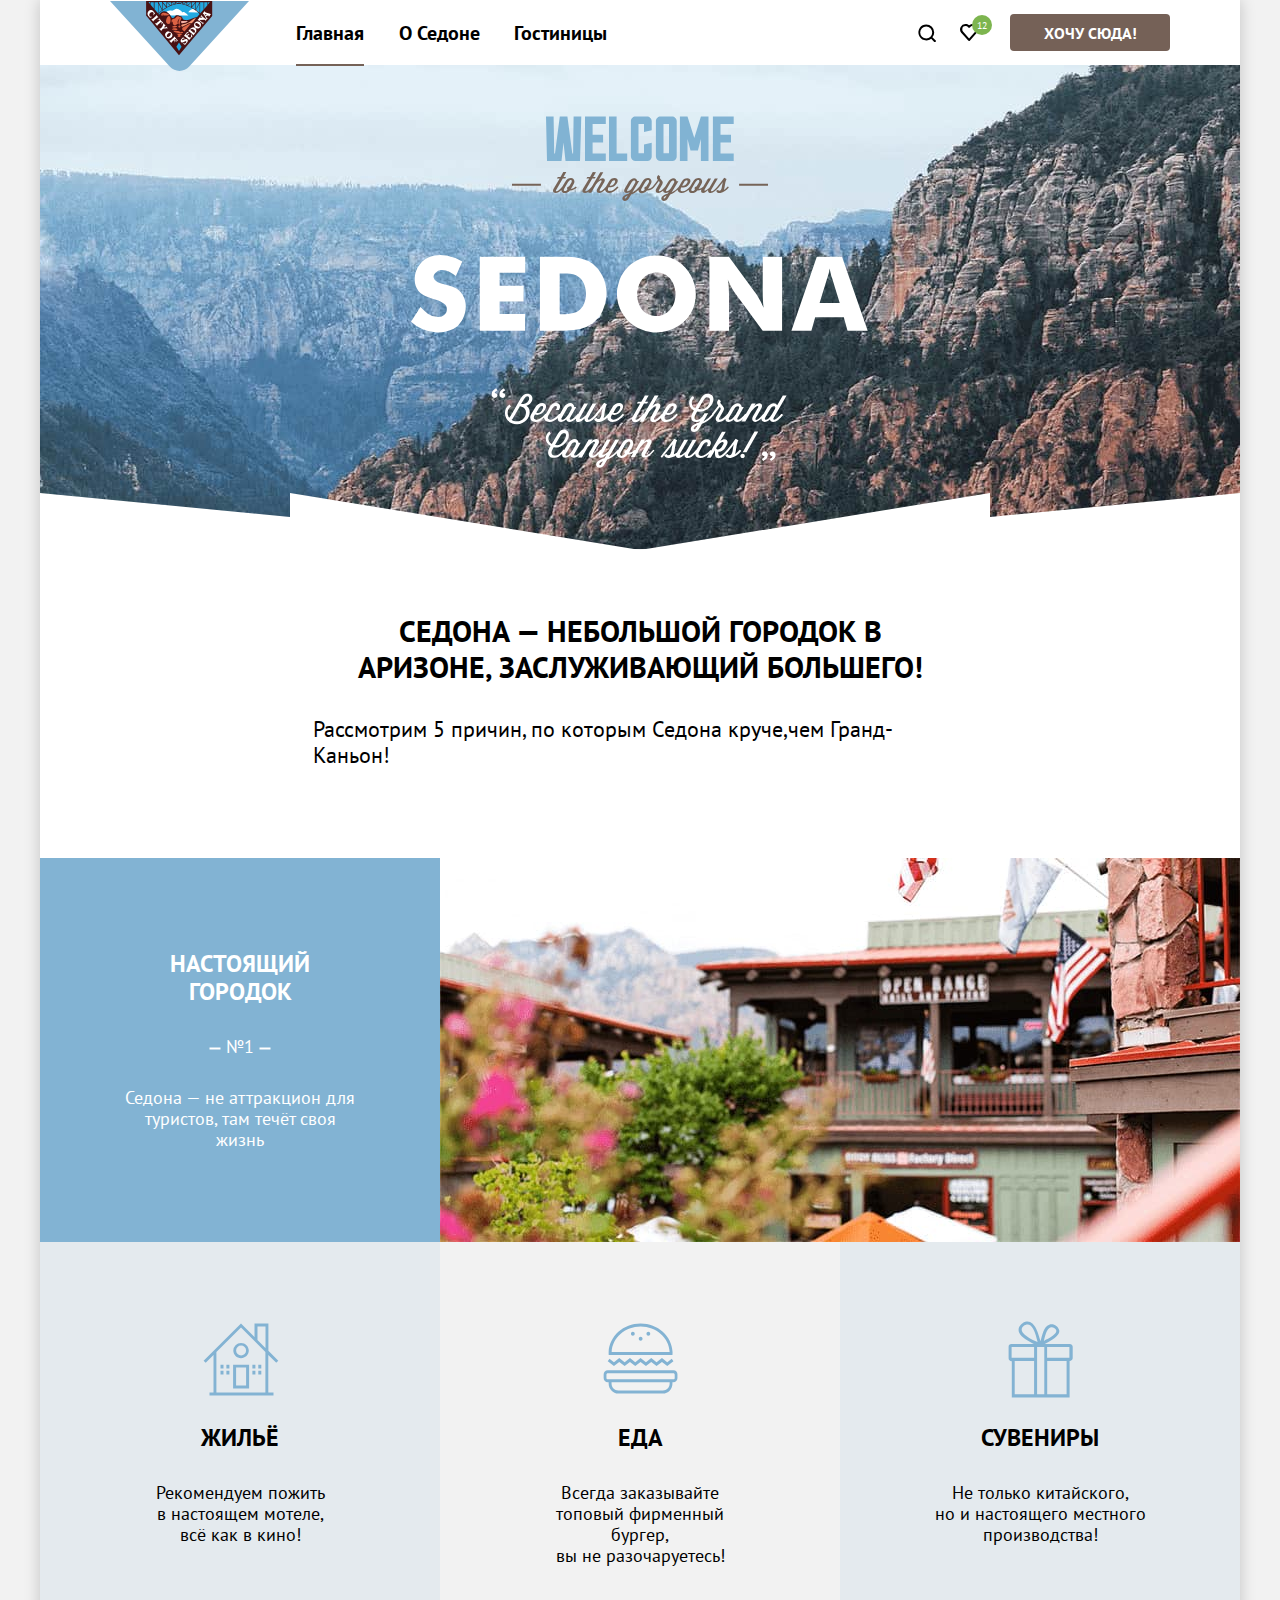
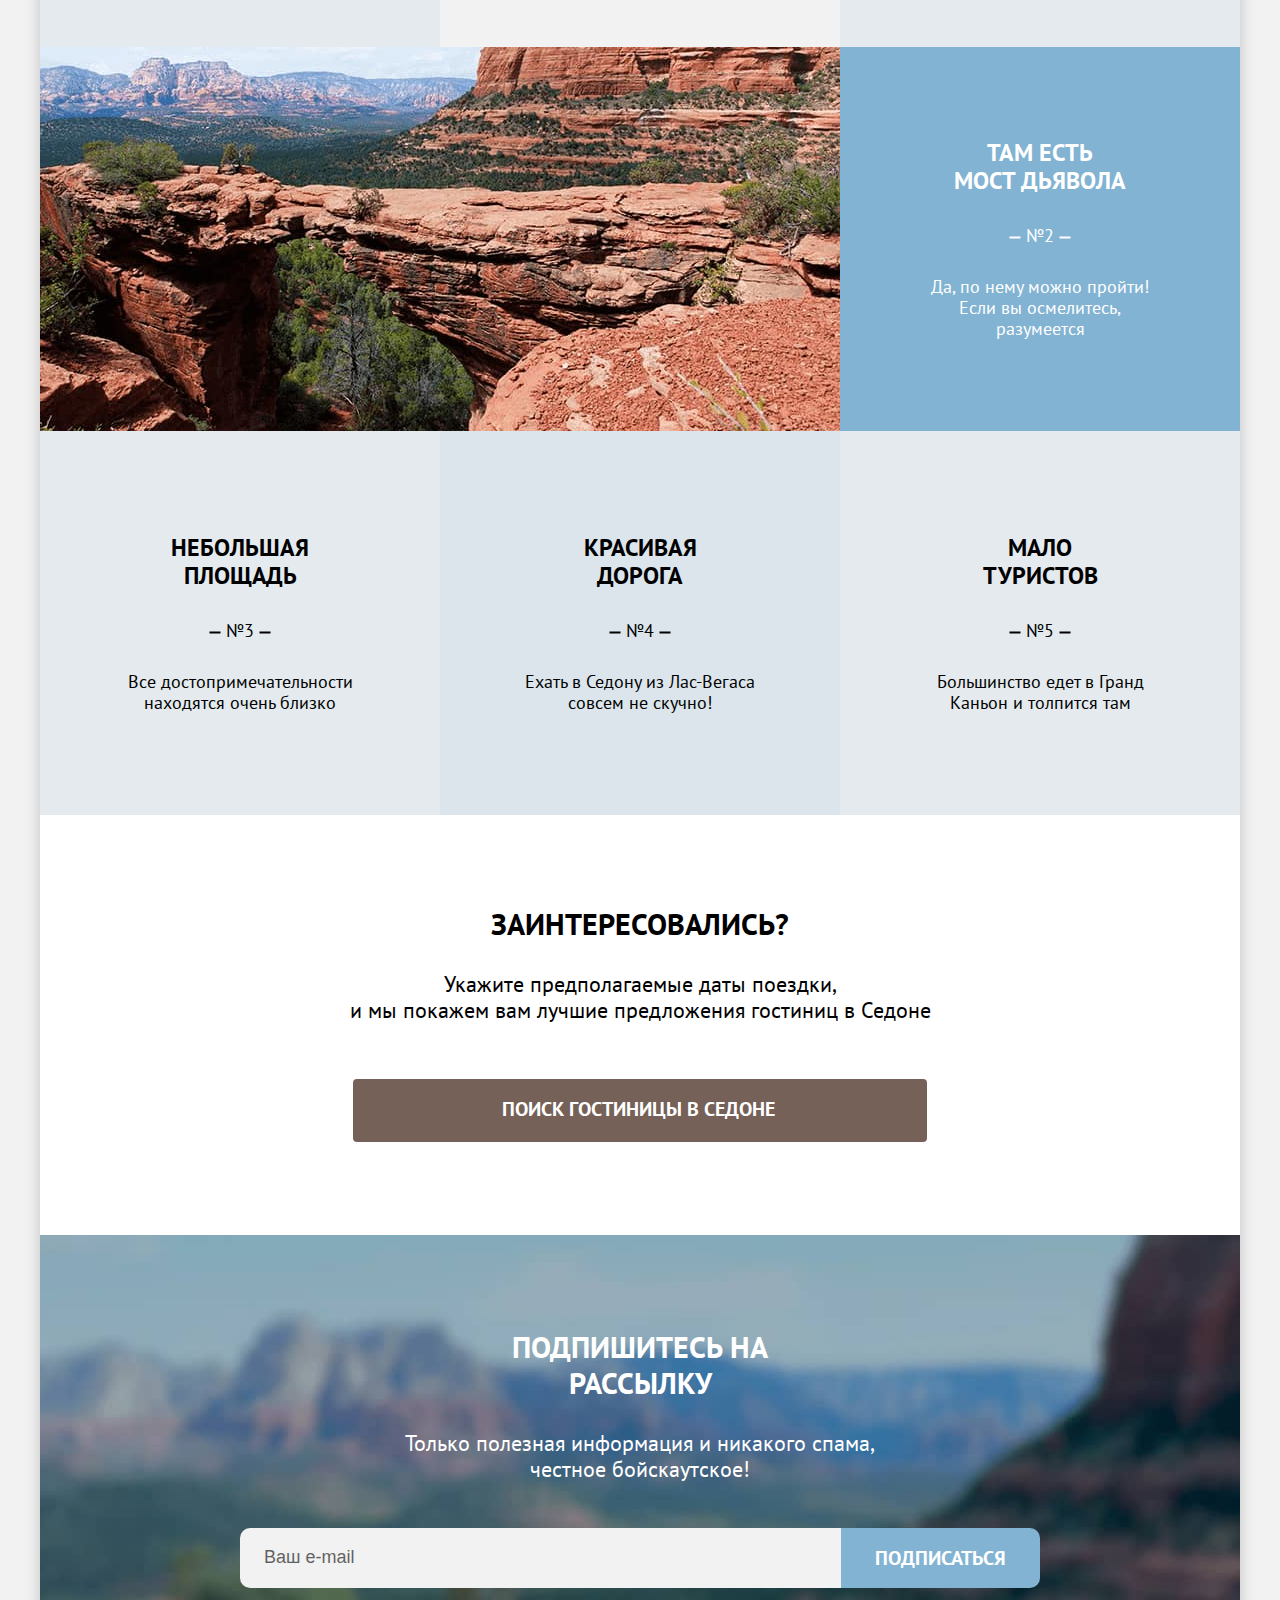
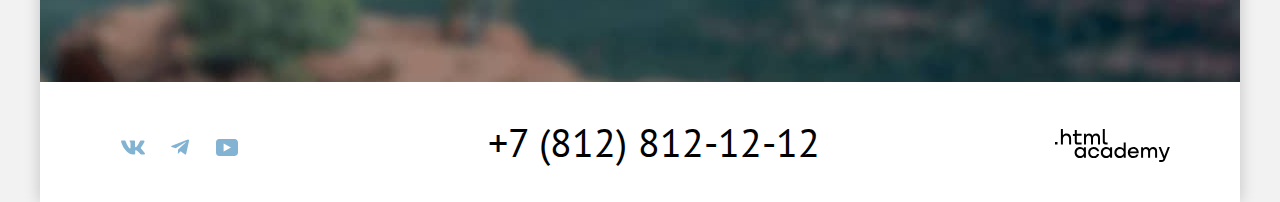
<file: index.html>
<!DOCTYPE html>
<html lang="ru">
  <head>
    <meta charset="utf-8">
    <title>HTML Academy: Седона</title>
		<link rel="stylesheet" href="styles/styles.css">
		<link rel="icon" href="favicon.ico">
    <link rel="icon" type="image/png" href="images/favicon.png">
  </head>
	<body>
	<div class="box-shadow">
 <header class="header-page">
  <nav class="navigation">
   <div class="navigation-logo-header">
	  <a class="link-index-page-now" href="index.html">
	  <img class="header-logo" src="images/favicon.svg" width="139" height="70" alt="Логотип сайта города Седона">
    </a>
   </div>
	<section class="navigation-list navigation-list-left">
		 <div class="navigation-item-glav-nav ">
     <a class="navigation-link " href="index.html">
     Главная
     </a>
			<a class="navigation-link" href="#description">
			О Седоне
			</a>
			<a class="navigation-link" href="catalog.html">
			Гостиницы
			</a>
		</div>
	</section>
	  
	  <section class="navigation-list navigation-list-right">
			<div class="navigation-item-search-images ">
				<a class="navigation-link-ss" href="#">
					<svg class="navigation-icon" aria-hidden="true" focusable="false"  width="18" height="18" fill="none" viewBox="0 0 18 18" xmlns="http://www.w3.org/2000/svg">
						<path d="m18.2 17-3.8-3.7a8 8 0 0 0 1.8-4.9 8 8 0 0 0-8-8 8 8 0 1 0 5 14.4l3.6 3.8 1.4-1.6Zm-10-2.4a6 6 0 0 1-6-6 6 6 0 0 1 12 0 6 6 0 0 1-6 6Z" fill="#000"/>
						</svg>
				<span class="visually-hidden">Поиск</span>
			</a>
		</div>
		
			<div class="navigation-item-hearts-images icon-o ">
			 <a class="navigation-link-ss" href="#">
				<svg class="navigation-icon " aria-hidden="true" focusable="false" width="19" height="17" fill="none" viewBox="0 0 19 17" xmlns="http://www.w3.org/2000/svg">
					<path d="M9 17a1 1 0 0 1-.8-.4l-7-7.9A5.4 5.4 0 0 1 5.6 0C7 0 8.1.5 9.1 1.3a5.5 5.5 0 0 1 9 4.1c0 1.3-.5 2.5-1.3 3.4l-7 7.9c-.2.2-.4.3-.8.3ZM3 7.5l6.1 6.9 6.2-7c.5-.5.7-1.2.7-2 0-1.8-1.5-3.3-3.3-3.3-1 0-2 .5-2.7 1.3-.3.3-.6.4-.9.4-.3 0-.6-.2-.8-.4a3.7 3.7 0 0 0-2.7-1.3 3.3 3.3 0 0 0-3.3 3.3c0 .9.3 1.6.7 2.1Z" fill="#000"/>
				</svg>
				<span class="visually-hidden">Избранное</span>
			 </a>
			</div>
			 <a class="navigation-link-alternative" href="#">
				хочу сюда!
			 </a>
	</section>
	</nav>
</header>
 <main class=" container-main">
  <div class="page-container">
	 <h1 class="visually-hidden">
		Туристический город "Седона"
	 </h1>
	  <section class="main-greeting">
		 <img class="text-index-page" width="458" height="352" src="images/welcome.svg" alt="Добро пожаловать в прекрасный город Седона">
	  </section>
	  <section class="description">	
      <h2 class=" visually-hidden">Описание Седоны</h2>
		  <h3 class="description-description">
			Седона — небольшой городок в Аризоне, заслуживающий большего!
			</h3>
		  <p class="description-second">
			 Рассмотрим 5 причин, по которым Седона круче,чем Гранд-Каньон!
		  </p>
		</section >
	 <section class="advantages">
	 <h2 class="visually-hidden">
		Преимущества
		</h2>
		<div class="advantages-item-one-container">
			<div class="advantages-item-block-photo">
			<h3 class="advantages-item-natural-sity">
				Настоящий городок
			 </h3>
			 <p class="advantages-item-description-natural-sity number-minus">
				  №1 
			 </p>
			 <p class="advantages-item-description-next-natural-sity">
				 Седона — не аттракцион для туристов, там течёт своя жизнь
			 </p>
			</div>
			 <img src="images/sity-sedona.jpg" width="800" height="384" alt="Фотография города">
		</div>
	 <ul class="advantages-list">
		  <li class="advantages-item-housing advantages-item-block">
				<h3 class="advantages-item-description-house">
					Жильё
				 </h3>
				 <p class="advantages-item-description-next-house">
					Рекомендуем пожить <br>в настоящем мотеле,<br>всё как в кино!
				</p>
			 </li>
			 <li class="advantages-item-food advantages-item-block">
				<h3 class="advantages-item-description-food">
					Еда
				 </h3>
				 <p class="advantages-item-description-next-food">
					Всегда заказывайте <br>топовый фирменный бургер, <br>вы не разочаруетесь!
				</p>
			 </li>
			 <li class="advantages-item-surprise advantages-item-block">
				<h3 class="advantages-item-description-surprise">
					Сувениры
				 </h3>
				 <p class="advantages-item-description-next-surprise">
					Не только китайского, <br>но и настоящего местного <br>производства!
				</p>
			 </li>
	 </ul>
	  <div class="advantages-item-bridge-container">
				 <img src="images/bridge-sedona.jpg" width="800" height="384" alt="Фотография моста дьвола">
				<div class="advantages-item-bridge advantages-item-block-photo">
				 
				 <h3 class="advantages-item-description-bridge">
					Там есть<br> мост дьявола
				</h3>
				<p class="advantages-item-description-bridge-number number-minus">
					№2
				</p>
				<p class="advantages-item-description-next-bridge">
					Да, по нему можно пройти! Если вы осмелитесь, разумеется
				</p>
			 </div>
			</div>
			<ul class="advantages-list"> 
		  <li class="advantages-item-area advantages-item-block-next">
			<h3 class="advantages-item-description-small-area">
				Небольшая площадь
			</h3>
			<p class="advantages-item-description-area-number number-minus-black">
				№3
			</p>
			<p class="advantages-item-description-next-area">
				Все достопримечательности находятся очень близко
			</p>
		</li>
		<li class="advantages-item-road advantages-item-block-next">
			<h3 class="advantages-item-description-road">
				Красивая <br>дорога
			</h3>
			<p class="advantages-item-description-number-road number-minus-black">
				№4
			</p>
			<p class="advantages-item-description-next-road">
				Ехать в Седону из Лас-Вегаса совсем не скучно!
			</p>
		</li>
		<li class="advantages-item-tourist advantages-item-block-next">
			<h3 class="advantages-item-description-tourist">
				Мало <br>туристов
			</h3>
			<p class="advantages-item-description-number-tourist number-minus-black">
				№5
			</p>
			<p class="advantages-item-description-next-tourist">
				Большинство едет в Гранд Каньон и толпится там
			</p>
		</li>
	</ul>
</section>
	<section class="link-search">
		<h2 class="visually-hidden">
			Поиск отеля 
		</h2>
    <p class="search-hotel-description">
	  ЗАИНТЕРЕСОВАЛИСЬ?
    </p>
		
		<p class="link-search-desctiption">
			Укажите предполагаемые даты поездки,<br>и мы покажем вам лучшие предложения гостиниц в Седоне
		</p>
		<button class="search-button">
			поиск гостиницы в седоне
		</button>
	</section>
<section class="subscribe">
	<h2 class="subscribe-heading visually-hidden">Подписка на рассылку</h2>
		<p class=" subscribe-description-white-bold">Подпишитесь на рассылку</p>
	
	<p class="subscribe-description-white">
		Только полезная информация и никакого спама, честное бойскаутское!
	</p>
	<form class="appointment-form" action="https://echo.htmlacademy.ru/" method="post">
 <input class="form-text" type="email" placeholder="Ваш e-mail" name="appointment-email">
		<button class="button-for-subscribe" type="submit" >
			ПОДПИСАТЬСЯ
		</button>
		
	 </form>
  </section>
  </div>
</main> 
<footer class="footer-container-page">
	<h2 class="visually-hidden">
		Контакты
	</h2>
	<div class="footer-container">
			<ul class="footer-links">
				<li class="footer-item-vk">
	
					<a class="footer-link"  href="https://vk.com/htmlacademy">
						<svg class="svg-vk"  width="24" height="15" aria-hidden="true" focusable="false" fill="currentColor" viewBox="0 0 24 15" xmlns="http://www.w3.org/2000/svg">
							<path fill-rule="evenodd" clip-rule="evenodd" d="M23.4 1.4c.2-.5 0-.9-.7-.9H20c-.6 0-1 .3-1.1.7 0 0-1.3 3.2-3.2 5.3-.7.6-1 .8-1.3.8-.1 0-.4-.2-.4-.7V1.4c0-.6-.2-.9-.7-.9H9.2c-.5 0-.7.3-.7.6 0 .6 1 .8 1 2.5v3.8c0 .8-.1 1-.5 1-.9 0-3-3.2-4.3-6.9-.3-.7-.5-1-1.2-1H1c-.8 0-.9.3-.9.7 0 .7.9 4.1 4.1 8.6 2.2 3 5.3 4.7 8 4.7 1.7 0 2-.4 2-1v-2.3c0-.8 0-.9.6-.9.4 0 1 .2 2.6 1.7 1.8 1.7 2.1 2.5 3.1 2.5H23c.8 0 1.2-.4 1-1.1-.3-.7-1.1-1.8-2.3-3L20 8.5c-.4-.5-.3-.7 0-1.1 0 0 3.2-4.4 3.5-6Z"/>
						</svg>
					</a>
				</li>
				<li class="footer-item-tg">
					<a class="footer-link" href="https://t.me/htmlacademy">
						<svg class="svg-tg" width="18" height="16" aria-hidden="true" focusable="false" fill="currentColor" viewBox="0 0 18 16" xmlns="http://www.w3.org/2000/svg"><path d="M16.8.6.8 6.7c-1 .5-1 1-.2 1.4l4.1 1.2 9.5-6c.5-.2.9 0 .5.2l-7.6 7-.3 4.2c.4 0 .6-.2.8-.4l2-2 4.1 3c.8.5 1.3.3 1.5-.6L18 1.9C18.2.8 17.5.3 16.8.6Z"/></svg>
					</a>
				</li>
				<li class="footer-item-yout">
					<a class="footer-link" href="https://www.youtube.com/user/htmlacademyru">
						<svg class="svg-yout" width="22" height="17" fill="currentColor" aria-hidden="true" focusable="false" viewBox="0 0 22 17"  xmlns="http://www.w3.org/2000/svg"><path d="M18.6 0H3.2C1.3 0 0 1.6 0 3.4v10c0 2 1.3 3.6 3.2 3.6h15.6c1.7 0 3.2-1.6 3.2-3.4V3.4C21.8 1.6 20.5 0 18.6 0Zm-11 12.5v-8l7.4 4-7.3 4Z"/></svg>	
					</a>
				</li>
			</ul>
			<address class="footer-contact-address">
				<a class="footer-contact-address-phone" href="tel:+78128121212">+7 (812) 812-12-12</a> 
			</address>
			<a class="footer-main-link " href="https://htmlacademy.ru/">
				<svg class="footer-main-link-logo" width="115" height="33" aria-hidden="true" focusable="false" fill="currentColor" viewBox="0 0 115 33" xmlns="http://www.w3.org/2000/svg">
					<path d="M0 12.9v2.6h2.5v-2.6H0ZM11.6 4.5c-1.6 0-2.8.7-3.6 1.7h-.1V0h-2v15.5h2v-5.3c0-2.1 1.3-3.6 3.3-3.6 1.8 0 2.9 1.4 2.9 3.2v5.7h2V9.4c.1-3-1.8-4.9-4.5-4.9ZM26.6 4.8h-4.8V1.1h-2v3.8h-1.9v2h1.9v6c0 1.7 1 2.7 2.7 2.7h4.1v-2h-3.7c-.7 0-1.1-.4-1.1-1.1V6.8h4.8v-2ZM41.1 4.6c-1.6 0-2.9.8-3.5 2.1h-.1a3.7 3.7 0 0 0-3.4-2.1c-1.4 0-2.5.8-3.1 1.8h-.1V4.8H29v10.6h2V10c0-2 1-3.5 2.6-3.5 1.5 0 2.4 1 2.4 2.6v6.3h2V9.8c0-2.4 1.4-3.3 2.6-3.3 1.5 0 2.4 1 2.4 2.6v6.3h2V8.9c.1-2.5-1.4-4.3-3.9-4.3ZM47.8 12.7c0 1.7 1 2.7 2.8 2.7h2v-2h-1.7c-.7 0-1.1-.4-1.1-1.1V0h-2v12.7ZM28.9 19.7a4.9 4.9 0 0 0-3.9-1.8c-3.1 0-5.4 2.3-5.4 5.6s2.3 5.6 5.4 5.6c1.8 0 3-.8 3.8-1.9h.1v1.6h2V18.2h-2v1.5Zm-3.6 7.4a3.5 3.5 0 0 1-3.6-3.6c0-2 1.4-3.6 3.6-3.6s3.6 1.6 3.6 3.6c0 1.9-1.4 3.6-3.6 3.6ZM44.2 22c-.5-2.4-2.6-4.1-5.4-4.1a5.4 5.4 0 0 0-5.6 5.6c0 3.1 2.2 5.6 5.6 5.6 2.8 0 4.9-1.8 5.4-4.2h-2.1a3.4 3.4 0 0 1-3.3 2.3 3.5 3.5 0 0 1-3.6-3.6c0-2 1.4-3.6 3.6-3.6 1.6 0 2.8 1 3.3 2.2h2.1V22ZM55.1 19.7a4.9 4.9 0 0 0-3.9-1.8c-3.1 0-5.4 2.3-5.4 5.6s2.3 5.6 5.4 5.6c1.8 0 3-.8 3.8-1.9h.1v1.6h2V18.2h-2v1.5Zm-3.6 7.4a3.5 3.5 0 0 1-3.6-3.6c0-2 1.4-3.6 3.6-3.6s3.6 1.6 3.6 3.6c0 1.9-1.5 3.6-3.6 3.6ZM68.7 19.8a5 5 0 0 0-3.9-1.9c-3.1 0-5.4 2.3-5.4 5.6s2.2 5.6 5.4 5.6c1.7 0 3-.8 3.8-1.8h.1v1.5h2V13.4h-2v6.4Zm-3.6 7.3a3.5 3.5 0 0 1-3.6-3.6c0-2 1.4-3.6 3.6-3.6s3.6 1.6 3.6 3.6c-.1 2-1.5 3.6-3.6 3.6ZM78.3 17.9a5.4 5.4 0 0 0-5.5 5.6c0 3 2.1 5.6 5.5 5.6 2.5 0 4.5-1.3 5.2-3.6h-2.1c-.5 1-1.6 1.6-3 1.6-1.9 0-3.3-1.3-3.4-2.9h8.8c.2-3.6-2-6.3-5.5-6.3Zm0 1.9c1.7 0 3 1 3.3 2.6h-6.5a3.2 3.2 0 0 1 3.2-2.6ZM98.2 17.9a4 4 0 0 0-3.6 2h-.1c-.6-1.2-1.8-2-3.4-2-1.4 0-2.5.7-3.1 1.8v-1.5h-1.9v10.6h2v-5.4c0-2 1-3.4 2.6-3.5 1.5 0 2.4 1 2.4 2.6v6.3h2v-5.6c0-2.4 1.4-3.3 2.6-3.3 1.5 0 2.4 1 2.4 2.6v6.3h2v-6.5c.1-2.6-1.4-4.4-3.9-4.4ZM109.4 27l-3.6-8.9h-2.2l4.8 11.6c-.3.9-.7 1.2-1.7 1.2h-2.5v2h2.5c1.8 0 2.8-.8 3.5-2.6l4.7-12.2h-2.1l-3.4 8.9Z" />
					</svg> 
			</a>
	</div>
	</footer>
	  <div class="modal-container visually-hidden">  
		<div class="modal modal-auth">
			<button class="modal-close-button">
				<span class="visually-hidden">Закрыть</span>
			</button>
			<section class="modal-content">
				<h2 class="modal-title">поиск гостиницы в Седоне</h2>
			</section>
			<form class="modal-form" action="https://echo.htmlacademy.ru/" method="post">
			 <div class="first-modal-form">
				<span class="text-date">
				<label class="label-for-text-date first-date" for="first-date">
				Дата Заезда: 
			</label>
		</span>
		<input class="auth-form-field field-first" type="text" id="first-date" name="first-date" placeholder="27 апреля 2020">
		<p class="warning visually-hidden">Мы не можем отправить вас в прошлое.</p> 
		<svg class="svg-calendar" width="15" height="15" aria-hidden="true" focusable="false" viewBox="0 0 15 15" fill="none" xmlns="http://www.w3.org/2000/svg">
			<g opacity="0.3">
			<path d="M5.5 10C5.8 10 6 9.8 6 9.5C6 9.2 5.8 9 5.5 9C5.2 9 5 9.2 5 9.5C5 9.8 5.2 10 5.5 10Z" fill="black"/>
			<path d="M14 2H12V0H11V2H4V0H3V2H1C0.4 2 0 2.4 0 3V6V7V14C0 14.5 0.4 15 1 15H14C14.5 15 15 14.5 15 14V7V6V3C15 2.4 14.5 2 14 2ZM14 14H1V7H14V14ZM1 6V3H3V5H4V3H11V5H12V3H14V6H1Z" fill="black"/>
			<path d="M7.5 10C7.8 10 8 9.8 8 9.5C8 9.2 7.8 9 7.5 9C7.2 9 7 9.2 7 9.5C7 9.8 7.2 10 7.5 10Z" fill="black"/>
			<path d="M9.5 10C9.8 10 10 9.8 10 9.5C10 9.2 9.8 9 9.5 9C9.2 9 9 9.2 9 9.5C9 9.8 9.2 10 9.5 10Z" fill="black"/>
			<path d="M5.5 11C5.2 11 5 11.2 5 11.5C5 11.8 5.2 12 5.5 12C5.8 12 6 11.8 6 11.5C6 11.2 5.8 11 5.5 11Z" fill="black"/>
			<path d="M3.5 10C3.8 10 4 9.8 4 9.5C4 9.2 3.8 9 3.5 9C3.2 9 3 9.2 3 9.5C3 9.8 3.2 10 3.5 10Z" fill="black"/>
			<path d="M3.5 11C3.2 11 3 11.2 3 11.5C3 11.8 3.2 12 3.5 12C3.8 12 4 11.8 4 11.5C4 11.2 3.8 11 3.5 11Z" fill="black"/>
			<path d="M7.5 11C7.2 11 7 11.2 7 11.5C7 11.8 7.2 12 7.5 12C7.8 12 8 11.8 8 11.5C8 11.2 7.8 11 7.5 11Z" fill="black"/>
			<path d="M9.5 11C9.2 11 9 11.2 9 11.5C9 11.8 9.2 12 9.5 12C9.8 12 10 11.8 10 11.5C10 11.2 9.8 11 9.5 11Z" fill="black"/>
			<path d="M11.5 10C11.8 10 12 9.8 12 9.5C12 9.2 11.8 9 11.5 9C11.2 9 11 9.2 11 9.5C11 9.8 11.2 10 11.5 10Z" fill="black"/>
			<path d="M11.5 11C11.2 11 11 11.2 11 11.5C11 11.8 11.2 12 11.5 12C11.8 12 12 11.8 12 11.5C12 11.2 11.8 11 11.5 11Z" fill="black"/>
			</g>
			</svg>
	 </div>
  	<div class="first-modal-form">
		 <span class="text-date">
		  <label class="label-for-text-date next-date" for="next-date">
		   Дата Выезда: 
	    </label>
     </span>
    <input class="auth-form-field field-next" type="text" id="next-date" name="next-date" placeholder="1 сентября 2021">
		<p class="warning-next ">На эти даты есть свободные номера. Пока есть.</p>
		<svg class="svg-calendar-bottom" width="15" height="15" aria-hidden="true" focusable="false" viewBox="0 0 15 15" fill="none" xmlns="http://www.w3.org/2000/svg">
			<g opacity="0.3">
			<path d="M5.5 10C5.8 10 6 9.8 6 9.5C6 9.2 5.8 9 5.5 9C5.2 9 5 9.2 5 9.5C5 9.8 5.2 10 5.5 10Z" fill="black"/>
			<path d="M14 2H12V0H11V2H4V0H3V2H1C0.4 2 0 2.4 0 3V6V7V14C0 14.5 0.4 15 1 15H14C14.5 15 15 14.5 15 14V7V6V3C15 2.4 14.5 2 14 2ZM14 14H1V7H14V14ZM1 6V3H3V5H4V3H11V5H12V3H14V6H1Z" fill="black"/>
			<path d="M7.5 10C7.8 10 8 9.8 8 9.5C8 9.2 7.8 9 7.5 9C7.2 9 7 9.2 7 9.5C7 9.8 7.2 10 7.5 10Z" fill="black"/>
			<path d="M9.5 10C9.8 10 10 9.8 10 9.5C10 9.2 9.8 9 9.5 9C9.2 9 9 9.2 9 9.5C9 9.8 9.2 10 9.5 10Z" fill="black"/>
			<path d="M5.5 11C5.2 11 5 11.2 5 11.5C5 11.8 5.2 12 5.5 12C5.8 12 6 11.8 6 11.5C6 11.2 5.8 11 5.5 11Z" fill="black"/>
			<path d="M3.5 10C3.8 10 4 9.8 4 9.5C4 9.2 3.8 9 3.5 9C3.2 9 3 9.2 3 9.5C3 9.8 3.2 10 3.5 10Z" fill="black"/>
			<path d="M3.5 11C3.2 11 3 11.2 3 11.5C3 11.8 3.2 12 3.5 12C3.8 12 4 11.8 4 11.5C4 11.2 3.8 11 3.5 11Z" fill="black"/>
			<path d="M7.5 11C7.2 11 7 11.2 7 11.5C7 11.8 7.2 12 7.5 12C7.8 12 8 11.8 8 11.5C8 11.2 7.8 11 7.5 11Z" fill="black"/>
			<path d="M9.5 11C9.2 11 9 11.2 9 11.5C9 11.8 9.2 12 9.5 12C9.8 12 10 11.8 10 11.5C10 11.2 9.8 11 9.5 11Z" fill="black"/>
			<path d="M11.5 10C11.8 10 12 9.8 12 9.5C12 9.2 11.8 9 11.5 9C11.2 9 11 9.2 11 9.5C11 9.8 11.2 10 11.5 10Z" fill="black"/>
			<path d="M11.5 11C11.2 11 11 11.2 11 11.5C11 11.8 11.2 12 11.5 12C11.8 12 12 11.8 12 11.5C12 11.2 11.8 11 11.5 11Z" fill="black"/>
			</g>
			</svg>
	</div>
		<div class="change-people">
			<div class="text-date">
				<label class="label-for-text-date adult" for="adults">
				 Взрослые: 
				</label>
			 </div>
			<input class="auth-form-field field-adult" type="text" id="adults" name="adults" placeholder="2">
			<svg class="minus-modal efect" width="13" height="1" aria-hidden="true" focusable="false" viewBox="0 0 13 1" fill="currentColor" xmlns="http://www.w3.org/2000/svg">
				 <path opacity="0.3" d="M0 0L0 1L13 1V0L0 0Z" /> 
				</svg>
				<svg class="plus-modal efect" width="13" height="13" aria-hidden="true" focusable="false" viewBox="0 0 13 13" fill="currentColor" xmlns="http://www.w3.org/2000/svg">
					<path opacity="0.3" d="M13 6H7V0H6V6H0V7H6V13H7V7H13V6Z" />
					</svg>
			<div class="text-date">
				<label class="label-for-text-date childd" for="children">
				 Дети: 
				</label>
				<p class="molal-for-circle-for-info visually-hidden">Укажите количество детей, которые будут с вами, возраст которых от 6 до 18 лет. Дети до 6 лет размещаются бесплатно.</p>
			 </div>
			 <button class="circle-for-info" type="button">
			 </button>
			<input class="auth-form-field field-childd" type="text" id="children" name="children" placeholder="1">
			<svg class="minus-modal-right efect" width="13" height="1" aria-hidden="true" focusable="false" viewBox="0 0 13 1" fill="currentColor" xmlns="http://www.w3.org/2000/svg">
				<path opacity="0.3" d="M0 0L0 1L13 1V0L0 0Z"/>
				</svg>
				<svg class="plus-modal-right efect" width="13" height="13" aria-hidden="true" focusable="false" viewBox="0 0 13 13" fill="currentColor" xmlns="http://www.w3.org/2000/svg">
					<path opacity="0.3" d="M13 6H7V0H6V6H0V7H6V13H7V7H13V6Z"/>
					</svg>
		</div>
     <button class="button-for-form-field" type="submit">Найти</button>
			</form>
		</div>
	</div>
</div>  
</body>
</html>
</file>
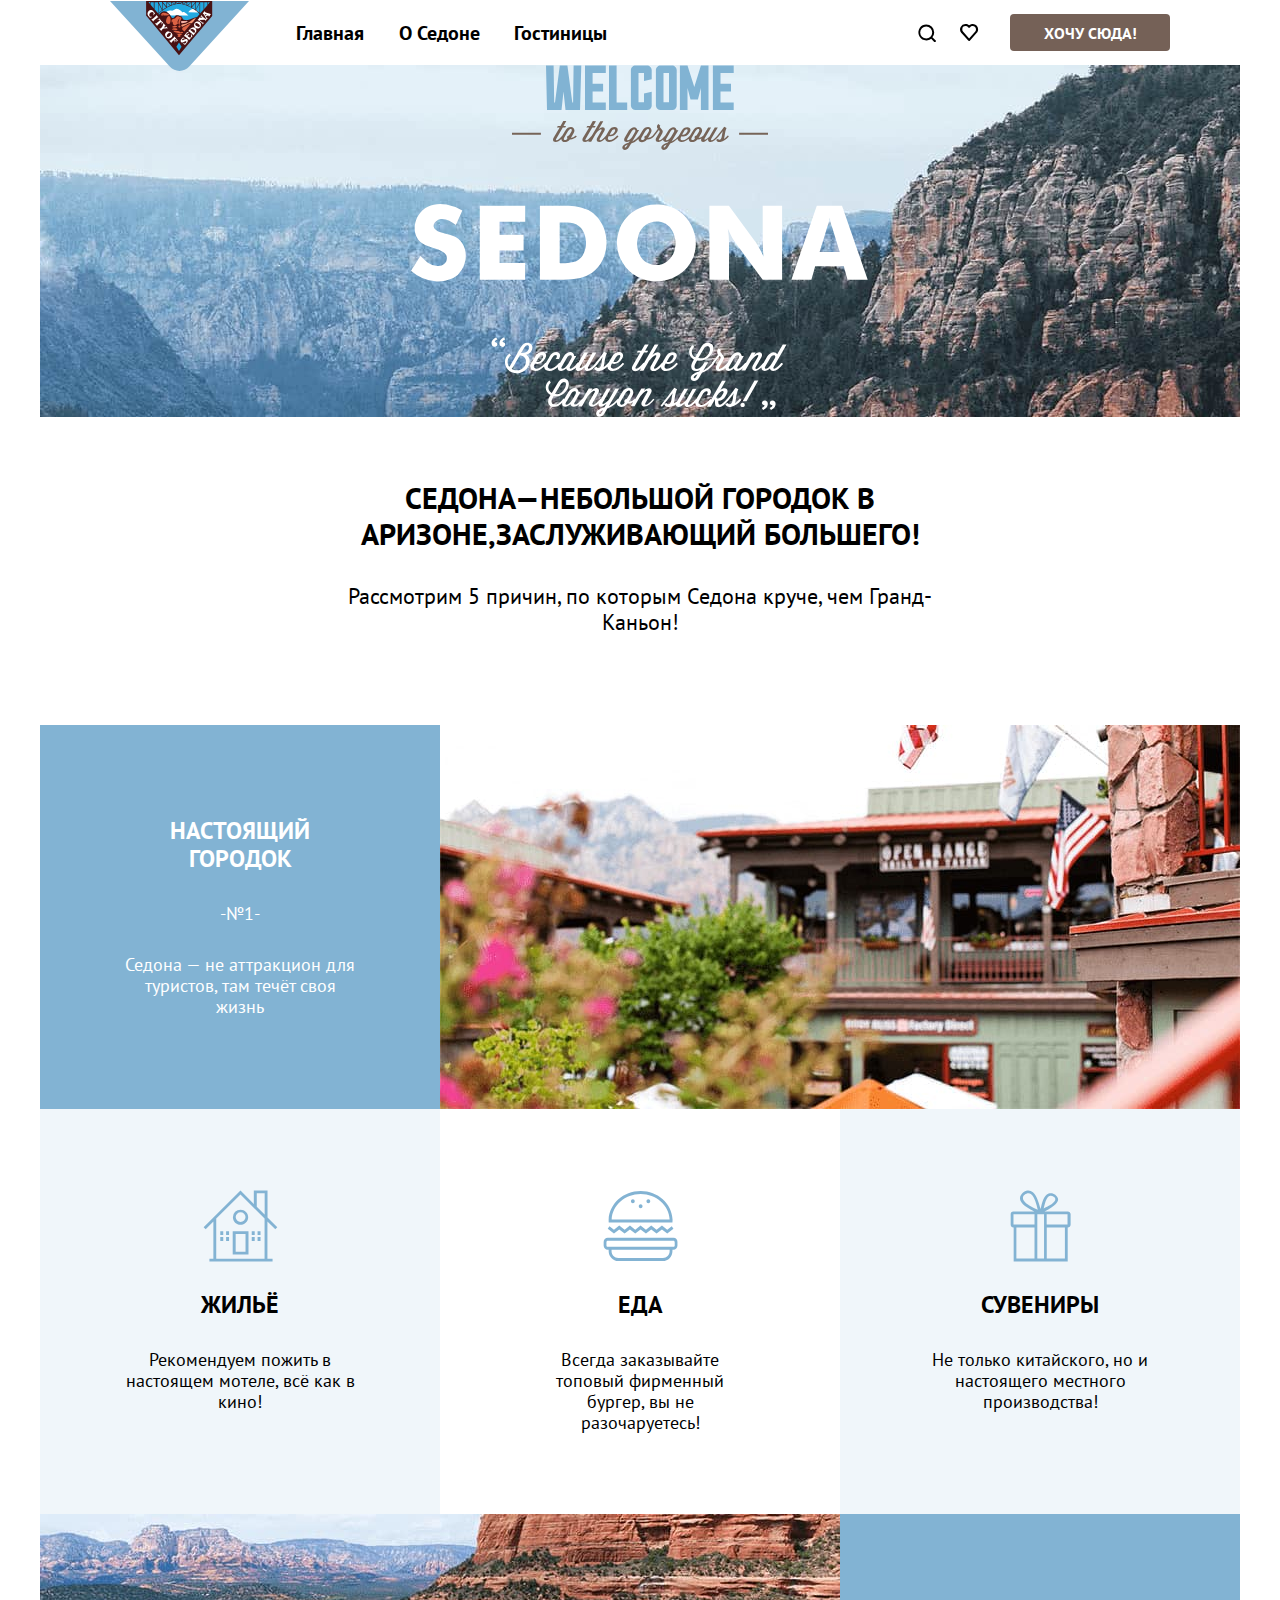
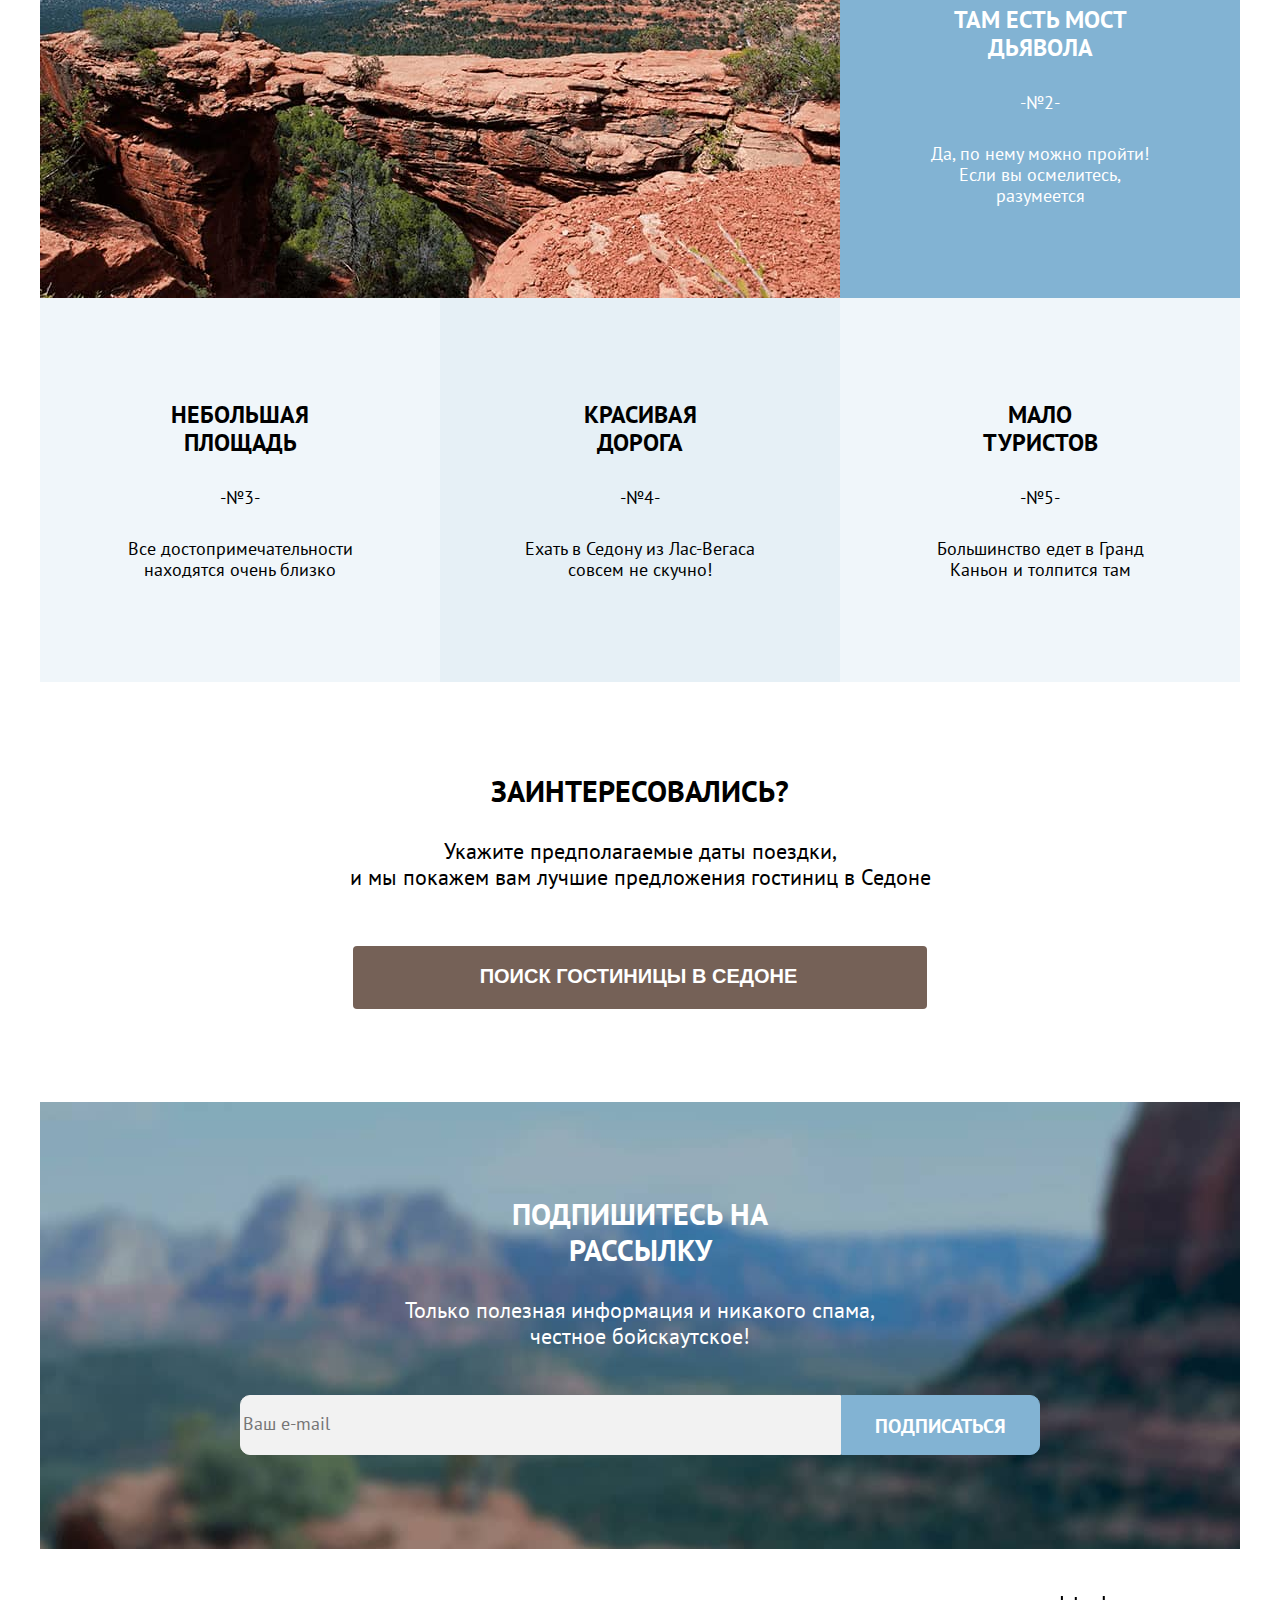
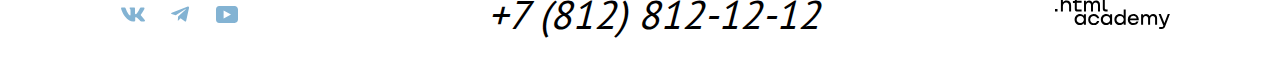
<file: 3/index.html>
<!DOCTYPE html>
<html lang="ru">
  <head>
    <meta charset="utf-8">
    <title>HTML Academy: Седона</title>
		<link rel="stylesheet" href="styles/styles.css">
    <base href="https://htmlacademy-htmlcss.github.io/2028289-sedona-34/3/">
</head>
  <body>
<header class="header-page">
<nav class="navigation">
 <div class="navigation-logo-header">
	<a class="link-index-page-now" href="index.html">
	 <img class="header-logo" src="images/logo-sedona.svg" width="139" height="70" alt="Логотип сайта города Седона">
  </a>
 </div>
	<section class="navigation-list navigation-list-left">
		 <div class="navigation-item-glav-nav">
     <a class="navigation-link" href="#glav">
     Главная
     </a>
			<a class="navigation-link" href="#description">
			О Седоне
			</a>
			<a class="navigation-link" href="catalog.html">
			Гостиницы
			</a>
		</div>
	</section>
	  
	  <section class="navigation-list navigation-list-right">
			<div class="navigation-item-search-images">
				<a class="navigation-link-ss" href="#">
					<svg class="navigation-icon" aria-hidden="true" focusable="false"  width="18" height="18" fill="none" viewBox="0 0 18 18" xmlns="http://www.w3.org/2000/svg">
						<path d="m18.2 17-3.8-3.7a8 8 0 0 0 1.8-4.9 8 8 0 0 0-8-8 8 8 0 1 0 5 14.4l3.6 3.8 1.4-1.6Zm-10-2.4a6 6 0 0 1-6-6 6 6 0 0 1 12 0 6 6 0 0 1-6 6Z" fill="#000"/>
						</svg>
				<span class="visually-hidden">Поиск</span>
			</a>
		</div>
			
			<div class="navigation-item-hearts-images">
			 <a class="navigation-link-ss" href="#">
				<svg class="navigation-icon" aria-hidden="true" focusable="false" width="19" height="17" fill="none" viewBox="0 0 19 17" xmlns="http://www.w3.org/2000/svg">
					<path d="M9 17a1 1 0 0 1-.8-.4l-7-7.9A5.4 5.4 0 0 1 5.6 0C7 0 8.1.5 9.1 1.3a5.5 5.5 0 0 1 9 4.1c0 1.3-.5 2.5-1.3 3.4l-7 7.9c-.2.2-.4.3-.8.3ZM3 7.5l6.1 6.9 6.2-7c.5-.5.7-1.2.7-2 0-1.8-1.5-3.3-3.3-3.3-1 0-2 .5-2.7 1.3-.3.3-.6.4-.9.4-.3 0-.6-.2-.8-.4a3.7 3.7 0 0 0-2.7-1.3 3.3 3.3 0 0 0-3.3 3.3c0 .9.3 1.6.7 2.1Z" fill="#000"/>
				</svg>
				<span class="visually-hidden">Избранное</span>
			 </a>
			</div>
			 <a class="navigation-link-alternative" href="#">
				хочу сюда!
			 </a>
		</div>
	</section>
	</nav>
</header>
 <main class="main-index container-main" id="glav">
  <div class="page-container">
	 <h1 class="visually-hidden">
		Туристический город "Седона"
	 </h1>
	  <section class="main-greeting">
		 <img class="text-index-page" width="458" height="352" src="images/welcome.svg" alt="Добро пожаловать в прекрасный город Седона">
	  </section>
	  <section class="description" id="description">	
      <h2 class=" visually-hidden">Описание Седоны</h2>
		  <h3 class="description-description">
			Седона—небольшой городок в Аризоне,заслуживающий большего!
			</h3>
		  <p class="description-second">
			 Рассмотрим 5 причин, по которым Седона круче, чем Гранд-Каньон!
		  </p>
		</section >
	 <section class="advantages">
	 <h2 class="visually-hidden">
		Преимущества
		</h2>
		<div class="advantages-item-one-container">
			<div class="advantages-item-block-photo">
			<h3 class="advantages-item-natural-sity">
				Настоящий городок
			 </h3>
			 <p class="advantages-item-description-natural-sity">
				 -№1-
			 </p>
			 <p class="advantages-item-description-next-natural-sity">
				 Седона — не аттракцион для туристов, там течёт своя жизнь
			 </p>
			</div>
			 <img src="images/sity-sedona.jpg" width="800" height="384" alt="Фотография города">
		</div>
	 <ul class="advantages-list">
		  <li class="advantages-item-housing advantages-item-block">
				<h3 class="advantages-item-description-house">
					Жильё
				 </h3>
				 <p class="advantages-item-description-next-house">
					Рекомендуем пожить в настоящем мотеле, 
					всё как в кино!
				</p>
			 </li>
			 <li class="advantages-item-food advantages-item-block">
				<h3 class="advantages-item-description-food">
					Еда
				 </h3>
				 <p class="advantages-item-description-next-food">
					Всегда заказывайте
			топовый фирменный бургер, вы не разочаруетесь!
				</p>
			 </li>
			 <li class="advantages-item-surprise advantages-item-block">
				<h3 class="advantages-item-description-surprise">
					Сувениры
				 </h3>
				 <p class="advantages-item-description-next-surprise">
					Не только китайского, 
			но и настоящего местного производства!
				</p>
			 </li>
	 </ul>
	  <div class="advantages-item-bridge-container">
				 <img src="images/bridge-sedona.jpg" width="800" height="384" alt="Фотография моста дьвола">
				<div class="advantages-item-bridge advantages-item-block-photo">
				 
				 <h3 class="advantages-item-description-bridge">
					Там есть мост дьявола
				</h3>
				<p class="advantages-item-description-bridge-number">
					-№2-
				</p>
				<p class="advantages-item-description-next-bridge">
					Да, по нему можно пройти! Если вы осмелитесь, разумеется
				</p>
			 </div>
			</div>
			<ul class="advantages-list"> 
		  <li class="advantages-item-area advantages-item-block-next">
			<h3 class="advantages-item-description-small-area">
				Небольшая площадь
			</h3>
			<p class="advantages-item-description-area-number">
				-№3-
			</p>
			<p class="advantages-item-description-next-area">
				Все достопримечательности находятся очень близко
			</p>
		</li>
		<li class="advantages-item-road advantages-item-block-next">
			<h3 class="advantages-item-description-road">
				Красивая <br>дорога
			</h3>
			<p class="advantages-item-description-number-road">
				-№4-
			</p>
			<p class="advantages-item-description-next-road">
				Ехать в Седону из Лас-Вегаса совсем не скучно!
			</p>
		</li>
		<li class="advantages-item-tourist advantages-item-block-next">
			<h3 class="advantages-item-description-tourist">
				Мало <br>туристов
			</h3>
			<p class="advantages-item-description-number-tourist">
				-№5-
			</p>
			<p class="advantages-item-description-next-tourist">
				Большинство едет в Гранд Каньон и толпится там
			</p>
		</li>
	</ul>
</section>
	<section class="link-search">
		<h2 class="visually-hidden">
			Поиск отеля 
		</h2>
    <p class="search-hotel-description">
	  ЗАИНТЕРЕСОВАЛИСЬ?
    </p>
		
		<p class="link-search-desctiption">
			Укажите предполагаемые даты поездки,<br>и мы покажем вам лучшие предложения гостиниц в Седоне
		</p>
		<button class="search-button">
			поиск гостиницы в седоне
		</button>
	</section>
<section class="subscribe">
	<h2 class="subscribe-heading visually-hidden">Подписка на рассылку</h2>
		<p class=" subscribe-description-white-bold">Подпишитесь на рассылку</p>
	
	<p class="subscribe-description-white">
		Только полезная информация и никакого спама, честное бойскаутское!
	</p>
	<form class="appointment-form" action="https://echo.htmlacademy.ru/" method="post">
 <input class="form-text" type="email" placeholder="Ваш e-mail" name="appointment-email">
		<button class="button-for-subscribe" type="submit" >
			<span class="button-text">ПОДПИСАТЬСЯ</span>
		</button>
		
	 </form>
  </section>
 </div>
</main> 
<footer class="footer-container-page">
	<h2 class="visually-hidden">
		Контакты
	</h2>
	<div class="footer-container">
			<ul class="footer-links">
				<li class="footer-item-vk">
	
					<a class="footer-link"  href="https://vk.com/htmlacademy">
						<svg class="svg-vk"  width="24" height="15" aria-hidden="true" focusable="false" fill="currentColor" viewBox="0 0 24 15" xmlns="http://www.w3.org/2000/svg">
							<path fill-rule="evenodd" clip-rule="evenodd" d="M23.4 1.4c.2-.5 0-.9-.7-.9H20c-.6 0-1 .3-1.1.7 0 0-1.3 3.2-3.2 5.3-.7.6-1 .8-1.3.8-.1 0-.4-.2-.4-.7V1.4c0-.6-.2-.9-.7-.9H9.2c-.5 0-.7.3-.7.6 0 .6 1 .8 1 2.5v3.8c0 .8-.1 1-.5 1-.9 0-3-3.2-4.3-6.9-.3-.7-.5-1-1.2-1H1c-.8 0-.9.3-.9.7 0 .7.9 4.1 4.1 8.6 2.2 3 5.3 4.7 8 4.7 1.7 0 2-.4 2-1v-2.3c0-.8 0-.9.6-.9.4 0 1 .2 2.6 1.7 1.8 1.7 2.1 2.5 3.1 2.5H23c.8 0 1.2-.4 1-1.1-.3-.7-1.1-1.8-2.3-3L20 8.5c-.4-.5-.3-.7 0-1.1 0 0 3.2-4.4 3.5-6Z"/>
						</svg>
					</a>
				</li>
				<li class="footer-item-tg">
					<a class="footer-link" href="https://t.me/htmlacademy">
						<svg class="svg-tg" width="18" height="16" aria-hidden="true" focusable="false" fill="currentColor" viewBox="0 0 18 16" xmlns="http://www.w3.org/2000/svg"><path d="M16.8.6.8 6.7c-1 .5-1 1-.2 1.4l4.1 1.2 9.5-6c.5-.2.9 0 .5.2l-7.6 7-.3 4.2c.4 0 .6-.2.8-.4l2-2 4.1 3c.8.5 1.3.3 1.5-.6L18 1.9C18.2.8 17.5.3 16.8.6Z"/></svg>
					</a>
				</li>
				<li class="footer-item-yout">
					<a class="footer-link" href="https://www.youtube.com/user/htmlacademyru">
						<svg class="svg-yout" width="22" height="17" fill="currentColor" aria-hidden="true" focusable="false" viewBox="0 0 22 17"  xmlns="http://www.w3.org/2000/svg"><path d="M18.6 0H3.2C1.3 0 0 1.6 0 3.4v10c0 2 1.3 3.6 3.2 3.6h15.6c1.7 0 3.2-1.6 3.2-3.4V3.4C21.8 1.6 20.5 0 18.6 0Zm-11 12.5v-8l7.4 4-7.3 4Z"/></svg>	
					</a>
				</li>
			</ul>
			<address class="footer-contact-address">
				<a class="footer-contact-address-phone" href="tel:+78128121212">+7 (812) 812-12-12</a> 
			</address>
			<a class="footer-main-link " href="https://htmlacademy.ru/">
				<svg class="footer-main-link-logo" width="115" height="33" aria-hidden="true" focusable="false" fill="currentColor" viewBox="0 0 115 33" xmlns="http://www.w3.org/2000/svg">
					<path d="M0 12.9v2.6h2.5v-2.6H0ZM11.6 4.5c-1.6 0-2.8.7-3.6 1.7h-.1V0h-2v15.5h2v-5.3c0-2.1 1.3-3.6 3.3-3.6 1.8 0 2.9 1.4 2.9 3.2v5.7h2V9.4c.1-3-1.8-4.9-4.5-4.9ZM26.6 4.8h-4.8V1.1h-2v3.8h-1.9v2h1.9v6c0 1.7 1 2.7 2.7 2.7h4.1v-2h-3.7c-.7 0-1.1-.4-1.1-1.1V6.8h4.8v-2ZM41.1 4.6c-1.6 0-2.9.8-3.5 2.1h-.1a3.7 3.7 0 0 0-3.4-2.1c-1.4 0-2.5.8-3.1 1.8h-.1V4.8H29v10.6h2V10c0-2 1-3.5 2.6-3.5 1.5 0 2.4 1 2.4 2.6v6.3h2V9.8c0-2.4 1.4-3.3 2.6-3.3 1.5 0 2.4 1 2.4 2.6v6.3h2V8.9c.1-2.5-1.4-4.3-3.9-4.3ZM47.8 12.7c0 1.7 1 2.7 2.8 2.7h2v-2h-1.7c-.7 0-1.1-.4-1.1-1.1V0h-2v12.7ZM28.9 19.7a4.9 4.9 0 0 0-3.9-1.8c-3.1 0-5.4 2.3-5.4 5.6s2.3 5.6 5.4 5.6c1.8 0 3-.8 3.8-1.9h.1v1.6h2V18.2h-2v1.5Zm-3.6 7.4a3.5 3.5 0 0 1-3.6-3.6c0-2 1.4-3.6 3.6-3.6s3.6 1.6 3.6 3.6c0 1.9-1.4 3.6-3.6 3.6ZM44.2 22c-.5-2.4-2.6-4.1-5.4-4.1a5.4 5.4 0 0 0-5.6 5.6c0 3.1 2.2 5.6 5.6 5.6 2.8 0 4.9-1.8 5.4-4.2h-2.1a3.4 3.4 0 0 1-3.3 2.3 3.5 3.5 0 0 1-3.6-3.6c0-2 1.4-3.6 3.6-3.6 1.6 0 2.8 1 3.3 2.2h2.1V22ZM55.1 19.7a4.9 4.9 0 0 0-3.9-1.8c-3.1 0-5.4 2.3-5.4 5.6s2.3 5.6 5.4 5.6c1.8 0 3-.8 3.8-1.9h.1v1.6h2V18.2h-2v1.5Zm-3.6 7.4a3.5 3.5 0 0 1-3.6-3.6c0-2 1.4-3.6 3.6-3.6s3.6 1.6 3.6 3.6c0 1.9-1.5 3.6-3.6 3.6ZM68.7 19.8a5 5 0 0 0-3.9-1.9c-3.1 0-5.4 2.3-5.4 5.6s2.2 5.6 5.4 5.6c1.7 0 3-.8 3.8-1.8h.1v1.5h2V13.4h-2v6.4Zm-3.6 7.3a3.5 3.5 0 0 1-3.6-3.6c0-2 1.4-3.6 3.6-3.6s3.6 1.6 3.6 3.6c-.1 2-1.5 3.6-3.6 3.6ZM78.3 17.9a5.4 5.4 0 0 0-5.5 5.6c0 3 2.1 5.6 5.5 5.6 2.5 0 4.5-1.3 5.2-3.6h-2.1c-.5 1-1.6 1.6-3 1.6-1.9 0-3.3-1.3-3.4-2.9h8.8c.2-3.6-2-6.3-5.5-6.3Zm0 1.9c1.7 0 3 1 3.3 2.6h-6.5a3.2 3.2 0 0 1 3.2-2.6ZM98.2 17.9a4 4 0 0 0-3.6 2h-.1c-.6-1.2-1.8-2-3.4-2-1.4 0-2.5.7-3.1 1.8v-1.5h-1.9v10.6h2v-5.4c0-2 1-3.4 2.6-3.5 1.5 0 2.4 1 2.4 2.6v6.3h2v-5.6c0-2.4 1.4-3.3 2.6-3.3 1.5 0 2.4 1 2.4 2.6v6.3h2v-6.5c.1-2.6-1.4-4.4-3.9-4.4ZM109.4 27l-3.6-8.9h-2.2l4.8 11.6c-.3.9-.7 1.2-1.7 1.2h-2.5v2h2.5c1.8 0 2.8-.8 3.5-2.6l4.7-12.2h-2.1l-3.4 8.9Z" />
					</svg> 
			</a>
	</div>
		
	</footer>  
</body>
</html>
</file>
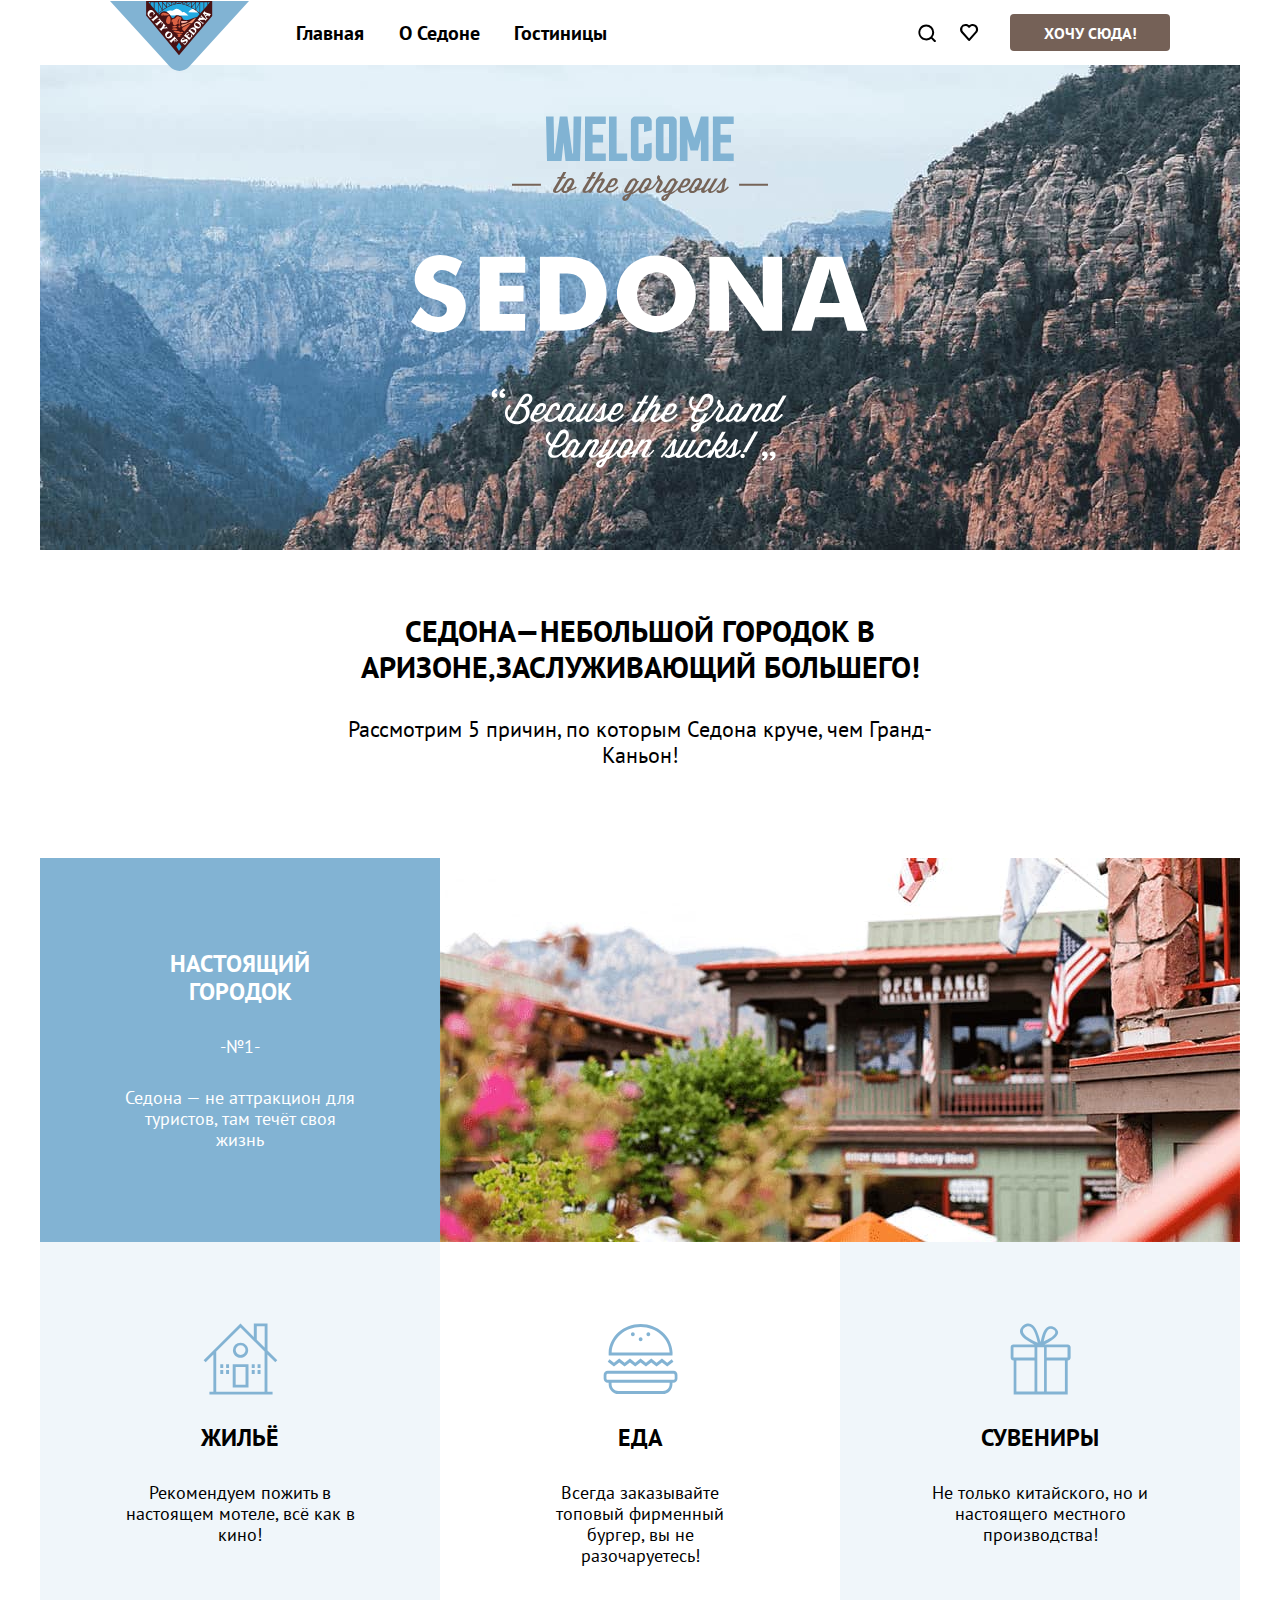
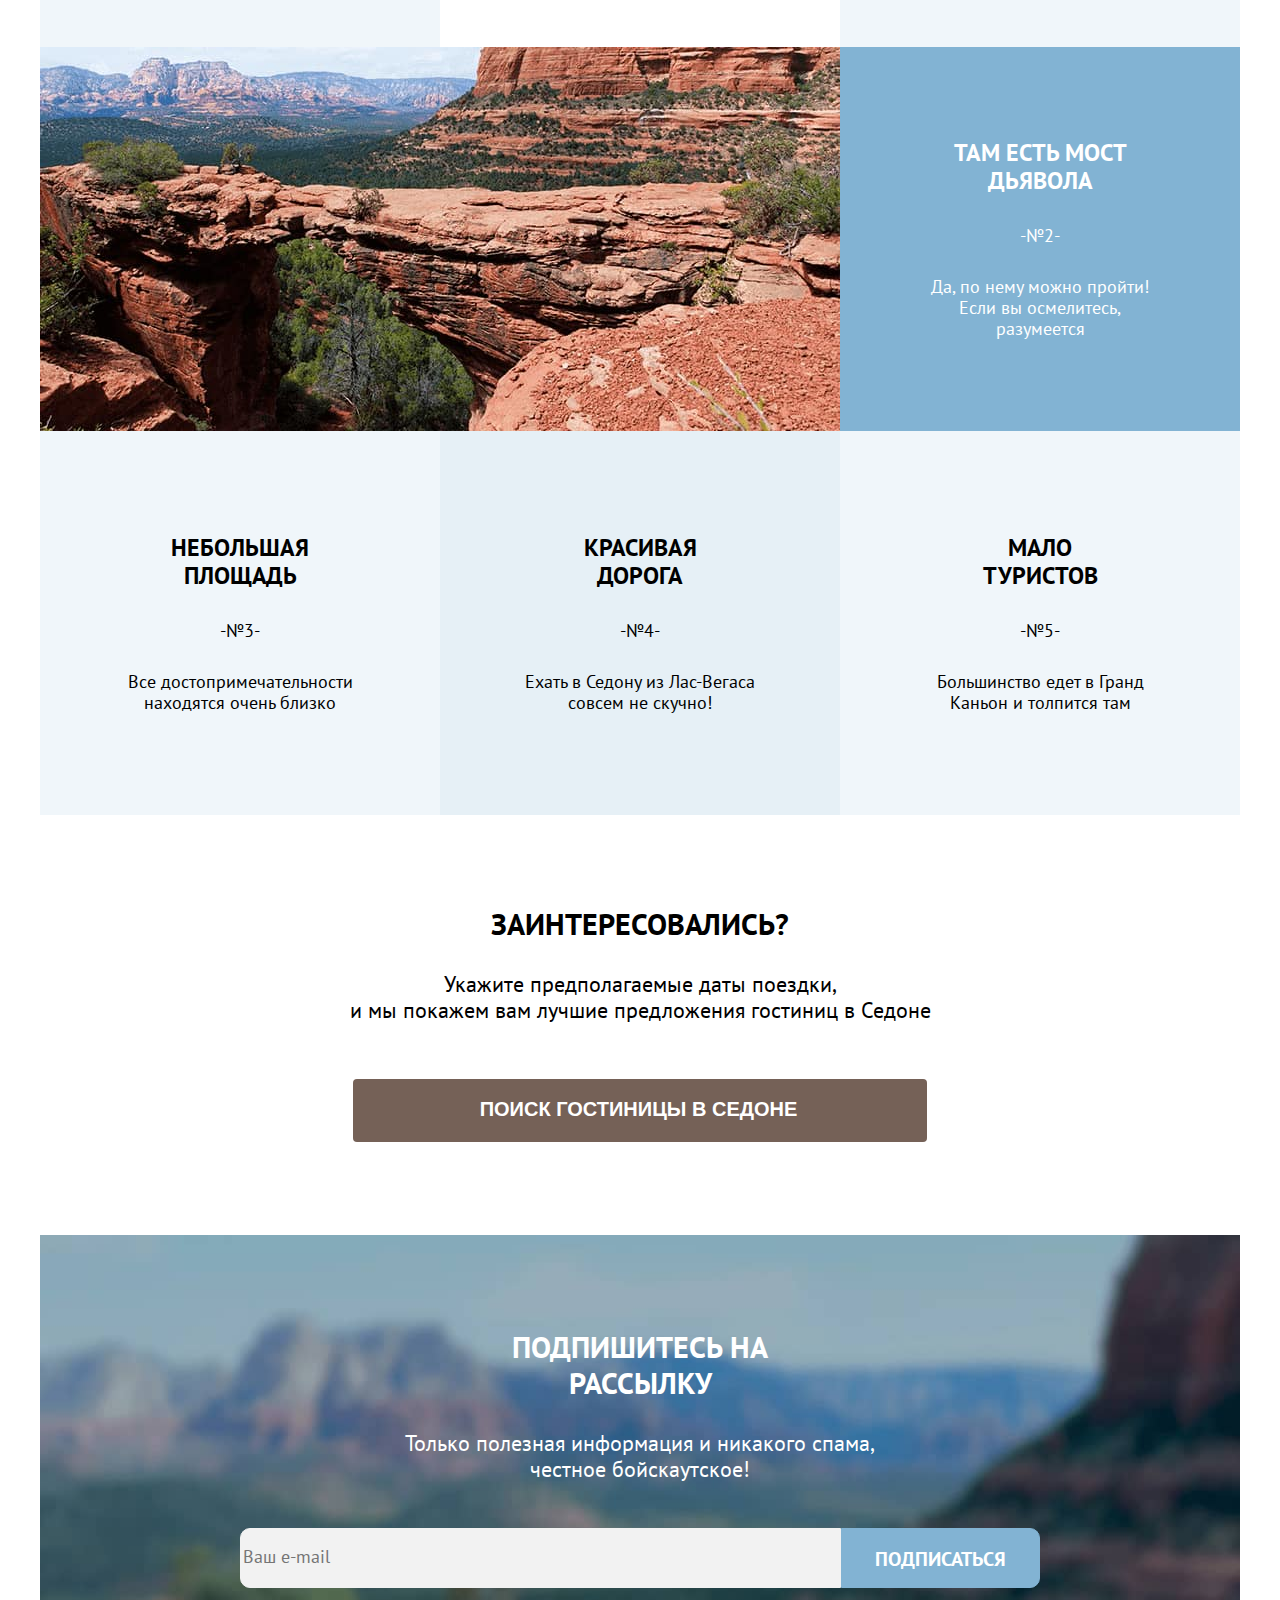
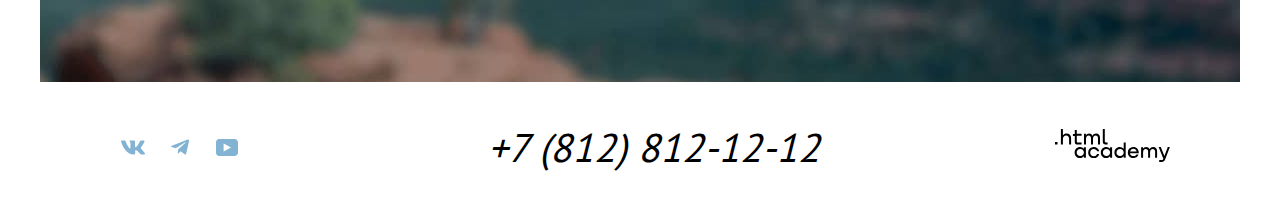
<file: 4/index.html>
<!DOCTYPE html>
<html lang="ru">
  <head>
    <meta charset="utf-8">
    <title>HTML Academy: Седона</title>
		<link rel="stylesheet" href="styles/styles.css">
    <base href="https://htmlacademy-htmlcss.github.io/2028289-sedona-34/4/">
</head>
  <body>
<header class="header-page">
<nav class="navigation">
 <div class="navigation-logo-header">
	<a class="link-index-page-now" href="index.html">
	 <img class="header-logo" src="images/logo-sedona.svg" width="139" height="70" alt="Логотип сайта города Седона">
  </a>
 </div>
	<section class="navigation-list navigation-list-left">
		 <div class="navigation-item-glav-nav">
     <a class="navigation-link" href="#glav">
     Главная
     </a>
			<a class="navigation-link" href="#description">
			О Седоне
			</a>
			<a class="navigation-link" href="catalog.html">
			Гостиницы
			</a>
		</div>
	</section>
	  
	  <section class="navigation-list navigation-list-right">
			<div class="navigation-item-search-images">
				<a class="navigation-link-ss" href="#">
					<svg class="navigation-icon" aria-hidden="true" focusable="false"  width="18" height="18" fill="none" viewBox="0 0 18 18" xmlns="http://www.w3.org/2000/svg">
						<path d="m18.2 17-3.8-3.7a8 8 0 0 0 1.8-4.9 8 8 0 0 0-8-8 8 8 0 1 0 5 14.4l3.6 3.8 1.4-1.6Zm-10-2.4a6 6 0 0 1-6-6 6 6 0 0 1 12 0 6 6 0 0 1-6 6Z" fill="#000"/>
						</svg>
				<span class="visually-hidden">Поиск</span>
			</a>
		</div>
			
			<div class="navigation-item-hearts-images">
			 <a class="navigation-link-ss" href="#">
				<svg class="navigation-icon" aria-hidden="true" focusable="false" width="19" height="17" fill="none" viewBox="0 0 19 17" xmlns="http://www.w3.org/2000/svg">
					<path d="M9 17a1 1 0 0 1-.8-.4l-7-7.9A5.4 5.4 0 0 1 5.6 0C7 0 8.1.5 9.1 1.3a5.5 5.5 0 0 1 9 4.1c0 1.3-.5 2.5-1.3 3.4l-7 7.9c-.2.2-.4.3-.8.3ZM3 7.5l6.1 6.9 6.2-7c.5-.5.7-1.2.7-2 0-1.8-1.5-3.3-3.3-3.3-1 0-2 .5-2.7 1.3-.3.3-.6.4-.9.4-.3 0-.6-.2-.8-.4a3.7 3.7 0 0 0-2.7-1.3 3.3 3.3 0 0 0-3.3 3.3c0 .9.3 1.6.7 2.1Z" fill="#000"/>
				</svg>
				<span class="visually-hidden">Избранное</span>
			 </a>
			</div>
			 <a class="navigation-link-alternative" href="#">
				хочу сюда!
			 </a>
		</div>
	</section>
	</nav>
</header>
 <main class="main-index container-main" id="glav">
  <div class="page-container">
	 <h1 class="visually-hidden">
		Туристический город "Седона"
	 </h1>
	  <section class="main-greeting">
		 <img class="text-index-page" width="458" height="352" src="images/welcome.svg" alt="Добро пожаловать в прекрасный город Седона">
	  </section>
	  <section class="description" id="description">	
      <h2 class=" visually-hidden">Описание Седоны</h2>
		  <h3 class="description-description">
			Седона—небольшой городок в Аризоне,заслуживающий большего!
			</h3>
		  <p class="description-second">
			 Рассмотрим 5 причин, по которым Седона круче, чем Гранд-Каньон!
		  </p>
		</section >
	 <section class="advantages">
	 <h2 class="visually-hidden">
		Преимущества
		</h2>
		<div class="advantages-item-one-container">
			<div class="advantages-item-block-photo">
			<h3 class="advantages-item-natural-sity">
				Настоящий городок
			 </h3>
			 <p class="advantages-item-description-natural-sity">
				 -№1-
			 </p>
			 <p class="advantages-item-description-next-natural-sity">
				 Седона — не аттракцион для туристов, там течёт своя жизнь
			 </p>
			</div>
			 <img src="images/sity-sedona.jpg" width="800" height="384" alt="Фотография города">
		</div>
	 <ul class="advantages-list">
		  <li class="advantages-item-housing advantages-item-block">
				<h3 class="advantages-item-description-house">
					Жильё
				 </h3>
				 <p class="advantages-item-description-next-house">
					Рекомендуем пожить в настоящем мотеле, 
					всё как в кино!
				</p>
			 </li>
			 <li class="advantages-item-food advantages-item-block">
				<h3 class="advantages-item-description-food">
					Еда
				 </h3>
				 <p class="advantages-item-description-next-food">
					Всегда заказывайте
			топовый фирменный бургер, вы не разочаруетесь!
				</p>
			 </li>
			 <li class="advantages-item-surprise advantages-item-block">
				<h3 class="advantages-item-description-surprise">
					Сувениры
				 </h3>
				 <p class="advantages-item-description-next-surprise">
					Не только китайского, 
			но и настоящего местного производства!
				</p>
			 </li>
	 </ul>
	  <div class="advantages-item-bridge-container">
				 <img src="images/bridge-sedona.jpg" width="800" height="384" alt="Фотография моста дьвола">
				<div class="advantages-item-bridge advantages-item-block-photo">
				 
				 <h3 class="advantages-item-description-bridge">
					Там есть мост дьявола
				</h3>
				<p class="advantages-item-description-bridge-number">
					-№2-
				</p>
				<p class="advantages-item-description-next-bridge">
					Да, по нему можно пройти! Если вы осмелитесь, разумеется
				</p>
			 </div>
			</div>
			<ul class="advantages-list"> 
		  <li class="advantages-item-area advantages-item-block-next">
			<h3 class="advantages-item-description-small-area">
				Небольшая площадь
			</h3>
			<p class="advantages-item-description-area-number">
				-№3-
			</p>
			<p class="advantages-item-description-next-area">
				Все достопримечательности находятся очень близко
			</p>
		</li>
		<li class="advantages-item-road advantages-item-block-next">
			<h3 class="advantages-item-description-road">
				Красивая <br>дорога
			</h3>
			<p class="advantages-item-description-number-road">
				-№4-
			</p>
			<p class="advantages-item-description-next-road">
				Ехать в Седону из Лас-Вегаса совсем не скучно!
			</p>
		</li>
		<li class="advantages-item-tourist advantages-item-block-next">
			<h3 class="advantages-item-description-tourist">
				Мало <br>туристов
			</h3>
			<p class="advantages-item-description-number-tourist">
				-№5-
			</p>
			<p class="advantages-item-description-next-tourist">
				Большинство едет в Гранд Каньон и толпится там
			</p>
		</li>
	</ul>
</section>
	<section class="link-search">
		<h2 class="visually-hidden">
			Поиск отеля 
		</h2>
    <p class="search-hotel-description">
	  ЗАИНТЕРЕСОВАЛИСЬ?
    </p>
		
		<p class="link-search-desctiption">
			Укажите предполагаемые даты поездки,<br>и мы покажем вам лучшие предложения гостиниц в Седоне
		</p>
		<button class="search-button">
			поиск гостиницы в седоне
		</button>
	</section>
<section class="subscribe">
	<h2 class="subscribe-heading visually-hidden">Подписка на рассылку</h2>
		<p class=" subscribe-description-white-bold">Подпишитесь на рассылку</p>
	
	<p class="subscribe-description-white">
		Только полезная информация и никакого спама, честное бойскаутское!
	</p>
	<form class="appointment-form" action="https://echo.htmlacademy.ru/" method="post">
 <input class="form-text" type="email" placeholder="Ваш e-mail" name="appointment-email">
		<button class="button-for-subscribe" type="submit" >
			<span class="button-text">ПОДПИСАТЬСЯ</span>
		</button>
		
	 </form>
  </section>
 </div>
</main> 
<footer class="footer-container-page">
	<h2 class="visually-hidden">
		Контакты
	</h2>
	<div class="footer-container">
			<ul class="footer-links">
				<li class="footer-item-vk">
	
					<a class="footer-link"  href="https://vk.com/htmlacademy">
						<svg class="svg-vk"  width="24" height="15" aria-hidden="true" focusable="false" fill="currentColor" viewBox="0 0 24 15" xmlns="http://www.w3.org/2000/svg">
							<path fill-rule="evenodd" clip-rule="evenodd" d="M23.4 1.4c.2-.5 0-.9-.7-.9H20c-.6 0-1 .3-1.1.7 0 0-1.3 3.2-3.2 5.3-.7.6-1 .8-1.3.8-.1 0-.4-.2-.4-.7V1.4c0-.6-.2-.9-.7-.9H9.2c-.5 0-.7.3-.7.6 0 .6 1 .8 1 2.5v3.8c0 .8-.1 1-.5 1-.9 0-3-3.2-4.3-6.9-.3-.7-.5-1-1.2-1H1c-.8 0-.9.3-.9.7 0 .7.9 4.1 4.1 8.6 2.2 3 5.3 4.7 8 4.7 1.7 0 2-.4 2-1v-2.3c0-.8 0-.9.6-.9.4 0 1 .2 2.6 1.7 1.8 1.7 2.1 2.5 3.1 2.5H23c.8 0 1.2-.4 1-1.1-.3-.7-1.1-1.8-2.3-3L20 8.5c-.4-.5-.3-.7 0-1.1 0 0 3.2-4.4 3.5-6Z"/>
						</svg>
					</a>
				</li>
				<li class="footer-item-tg">
					<a class="footer-link" href="https://t.me/htmlacademy">
						<svg class="svg-tg" width="18" height="16" aria-hidden="true" focusable="false" fill="currentColor" viewBox="0 0 18 16" xmlns="http://www.w3.org/2000/svg"><path d="M16.8.6.8 6.7c-1 .5-1 1-.2 1.4l4.1 1.2 9.5-6c.5-.2.9 0 .5.2l-7.6 7-.3 4.2c.4 0 .6-.2.8-.4l2-2 4.1 3c.8.5 1.3.3 1.5-.6L18 1.9C18.2.8 17.5.3 16.8.6Z"/></svg>
					</a>
				</li>
				<li class="footer-item-yout">
					<a class="footer-link" href="https://www.youtube.com/user/htmlacademyru">
						<svg class="svg-yout" width="22" height="17" fill="currentColor" aria-hidden="true" focusable="false" viewBox="0 0 22 17"  xmlns="http://www.w3.org/2000/svg"><path d="M18.6 0H3.2C1.3 0 0 1.6 0 3.4v10c0 2 1.3 3.6 3.2 3.6h15.6c1.7 0 3.2-1.6 3.2-3.4V3.4C21.8 1.6 20.5 0 18.6 0Zm-11 12.5v-8l7.4 4-7.3 4Z"/></svg>	
					</a>
				</li>
			</ul>
			<address class="footer-contact-address">
				<a class="footer-contact-address-phone" href="tel:+78128121212">+7 (812) 812-12-12</a> 
			</address>
			<a class="footer-main-link " href="https://htmlacademy.ru/">
				<svg class="footer-main-link-logo" width="115" height="33" aria-hidden="true" focusable="false" fill="currentColor" viewBox="0 0 115 33" xmlns="http://www.w3.org/2000/svg">
					<path d="M0 12.9v2.6h2.5v-2.6H0ZM11.6 4.5c-1.6 0-2.8.7-3.6 1.7h-.1V0h-2v15.5h2v-5.3c0-2.1 1.3-3.6 3.3-3.6 1.8 0 2.9 1.4 2.9 3.2v5.7h2V9.4c.1-3-1.8-4.9-4.5-4.9ZM26.6 4.8h-4.8V1.1h-2v3.8h-1.9v2h1.9v6c0 1.7 1 2.7 2.7 2.7h4.1v-2h-3.7c-.7 0-1.1-.4-1.1-1.1V6.8h4.8v-2ZM41.1 4.6c-1.6 0-2.9.8-3.5 2.1h-.1a3.7 3.7 0 0 0-3.4-2.1c-1.4 0-2.5.8-3.1 1.8h-.1V4.8H29v10.6h2V10c0-2 1-3.5 2.6-3.5 1.5 0 2.4 1 2.4 2.6v6.3h2V9.8c0-2.4 1.4-3.3 2.6-3.3 1.5 0 2.4 1 2.4 2.6v6.3h2V8.9c.1-2.5-1.4-4.3-3.9-4.3ZM47.8 12.7c0 1.7 1 2.7 2.8 2.7h2v-2h-1.7c-.7 0-1.1-.4-1.1-1.1V0h-2v12.7ZM28.9 19.7a4.9 4.9 0 0 0-3.9-1.8c-3.1 0-5.4 2.3-5.4 5.6s2.3 5.6 5.4 5.6c1.8 0 3-.8 3.8-1.9h.1v1.6h2V18.2h-2v1.5Zm-3.6 7.4a3.5 3.5 0 0 1-3.6-3.6c0-2 1.4-3.6 3.6-3.6s3.6 1.6 3.6 3.6c0 1.9-1.4 3.6-3.6 3.6ZM44.2 22c-.5-2.4-2.6-4.1-5.4-4.1a5.4 5.4 0 0 0-5.6 5.6c0 3.1 2.2 5.6 5.6 5.6 2.8 0 4.9-1.8 5.4-4.2h-2.1a3.4 3.4 0 0 1-3.3 2.3 3.5 3.5 0 0 1-3.6-3.6c0-2 1.4-3.6 3.6-3.6 1.6 0 2.8 1 3.3 2.2h2.1V22ZM55.1 19.7a4.9 4.9 0 0 0-3.9-1.8c-3.1 0-5.4 2.3-5.4 5.6s2.3 5.6 5.4 5.6c1.8 0 3-.8 3.8-1.9h.1v1.6h2V18.2h-2v1.5Zm-3.6 7.4a3.5 3.5 0 0 1-3.6-3.6c0-2 1.4-3.6 3.6-3.6s3.6 1.6 3.6 3.6c0 1.9-1.5 3.6-3.6 3.6ZM68.7 19.8a5 5 0 0 0-3.9-1.9c-3.1 0-5.4 2.3-5.4 5.6s2.2 5.6 5.4 5.6c1.7 0 3-.8 3.8-1.8h.1v1.5h2V13.4h-2v6.4Zm-3.6 7.3a3.5 3.5 0 0 1-3.6-3.6c0-2 1.4-3.6 3.6-3.6s3.6 1.6 3.6 3.6c-.1 2-1.5 3.6-3.6 3.6ZM78.3 17.9a5.4 5.4 0 0 0-5.5 5.6c0 3 2.1 5.6 5.5 5.6 2.5 0 4.5-1.3 5.2-3.6h-2.1c-.5 1-1.6 1.6-3 1.6-1.9 0-3.3-1.3-3.4-2.9h8.8c.2-3.6-2-6.3-5.5-6.3Zm0 1.9c1.7 0 3 1 3.3 2.6h-6.5a3.2 3.2 0 0 1 3.2-2.6ZM98.2 17.9a4 4 0 0 0-3.6 2h-.1c-.6-1.2-1.8-2-3.4-2-1.4 0-2.5.7-3.1 1.8v-1.5h-1.9v10.6h2v-5.4c0-2 1-3.4 2.6-3.5 1.5 0 2.4 1 2.4 2.6v6.3h2v-5.6c0-2.4 1.4-3.3 2.6-3.3 1.5 0 2.4 1 2.4 2.6v6.3h2v-6.5c.1-2.6-1.4-4.4-3.9-4.4ZM109.4 27l-3.6-8.9h-2.2l4.8 11.6c-.3.9-.7 1.2-1.7 1.2h-2.5v2h2.5c1.8 0 2.8-.8 3.5-2.6l4.7-12.2h-2.1l-3.4 8.9Z" />
					</svg> 
			</a>
	</div>
		
	</footer>  
</body>
</html>
</file>
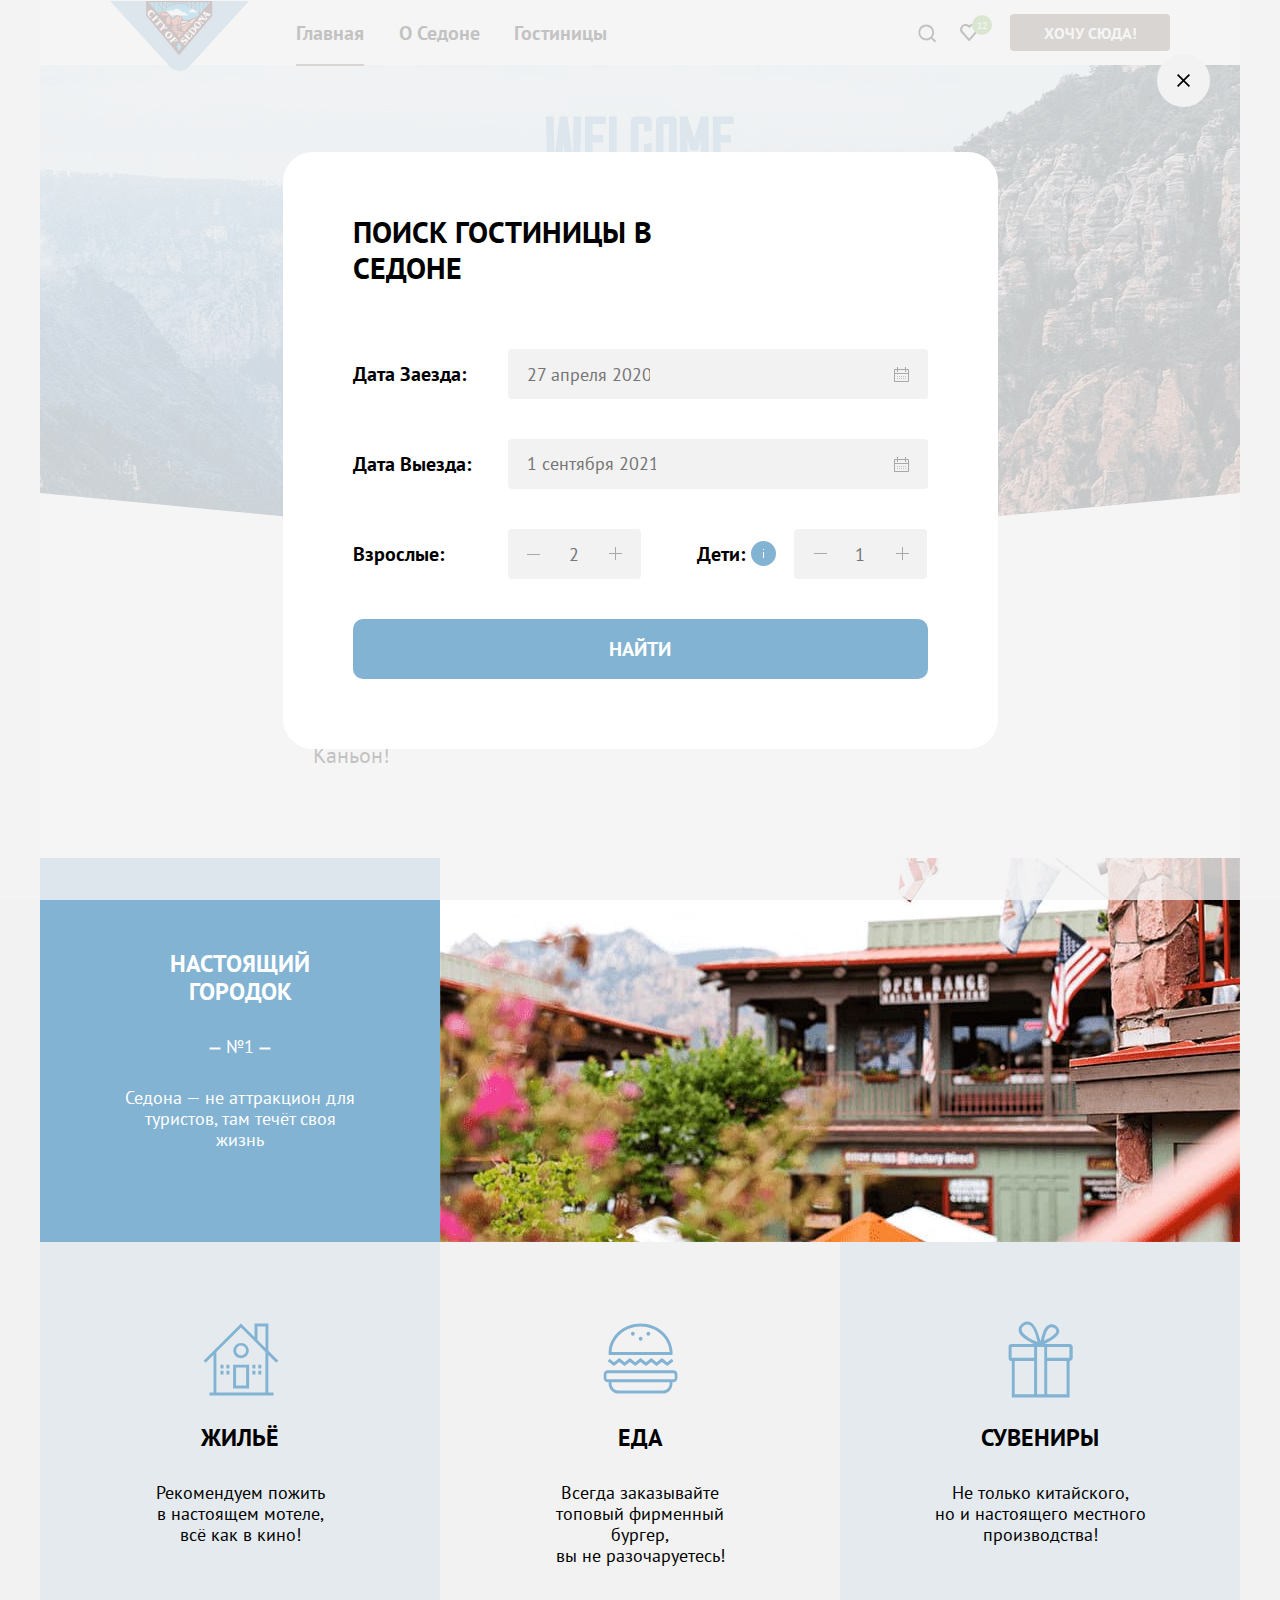
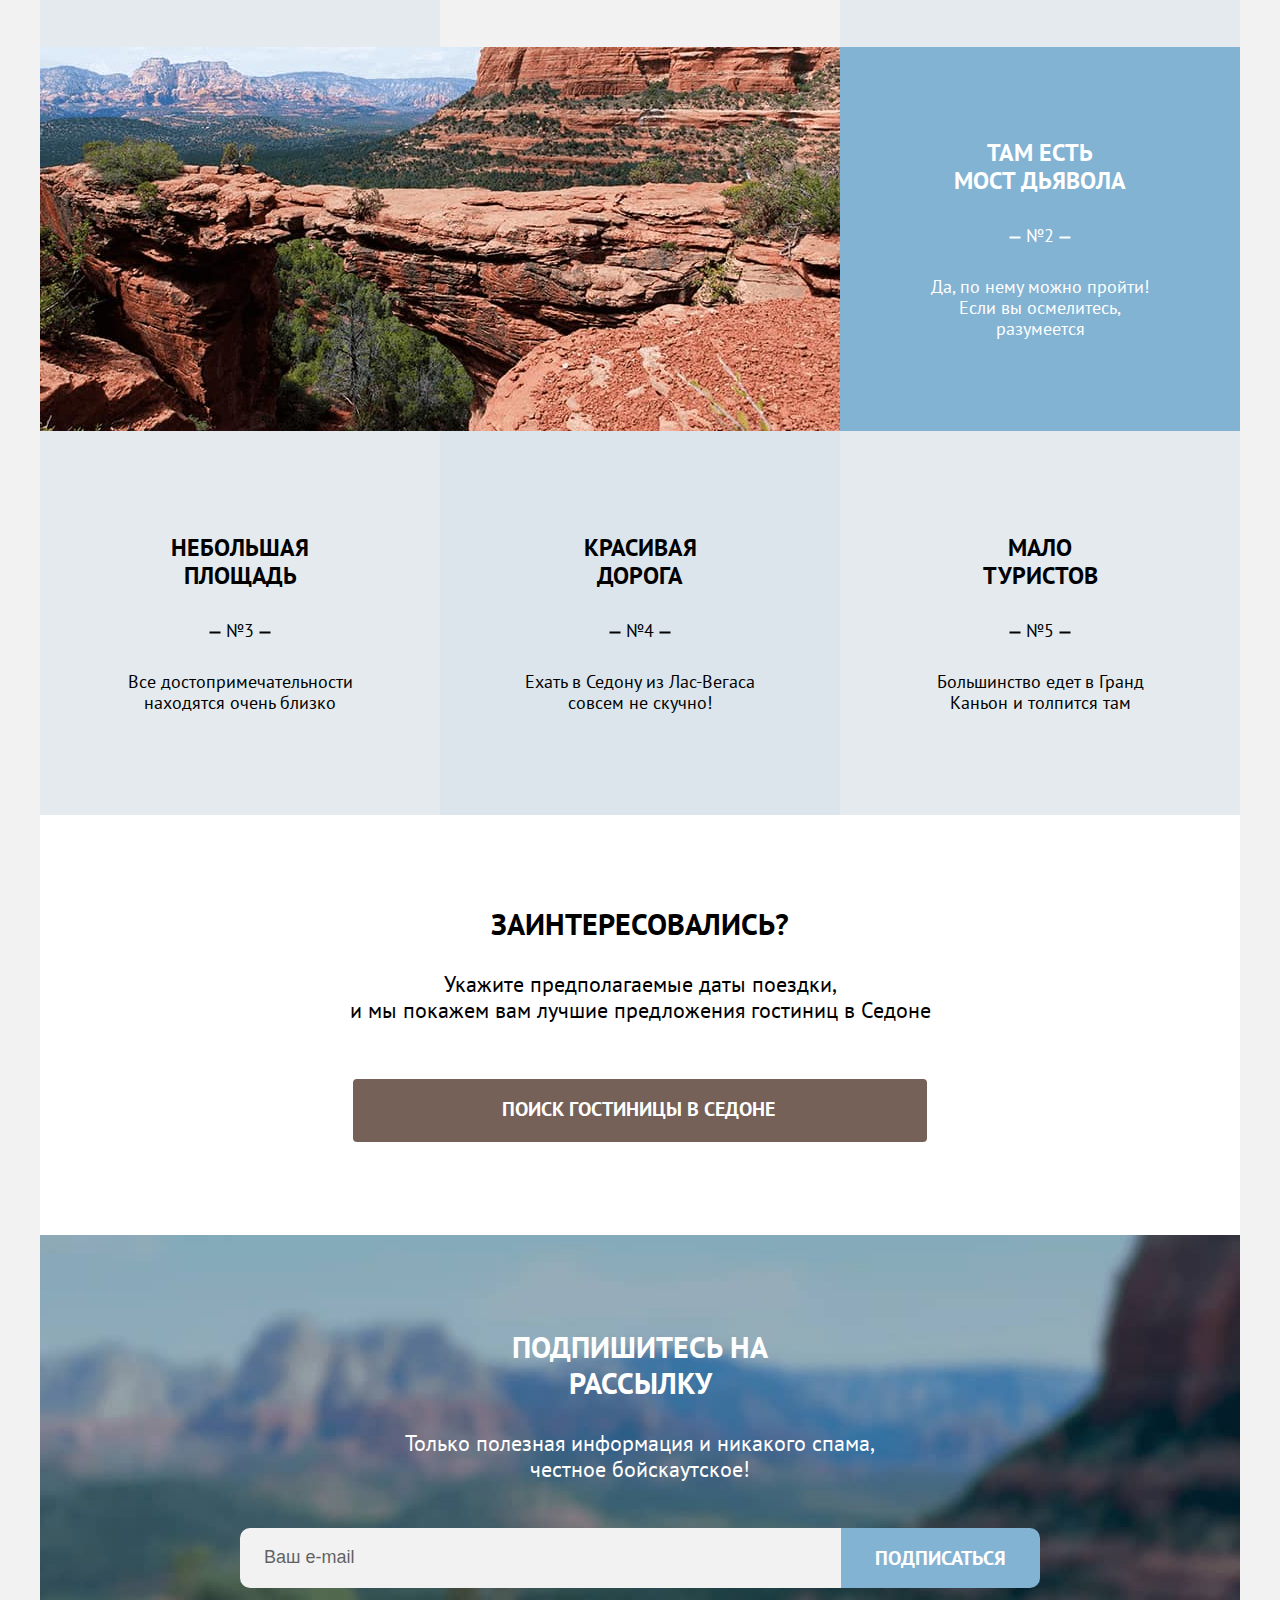
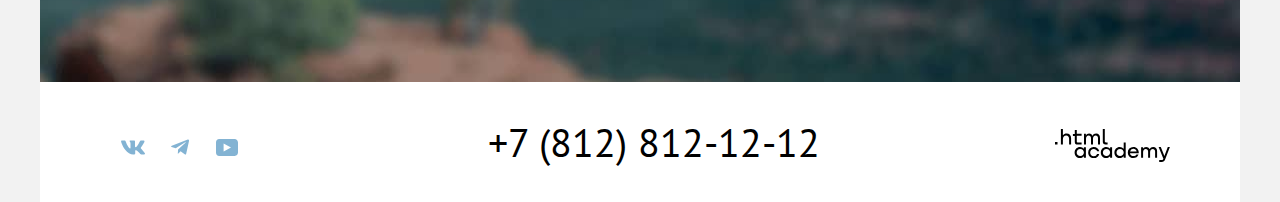
<file: 5/index.html>
<!DOCTYPE html>
<html lang="ru">
  <head>
    <meta charset="utf-8">
    <title>HTML Academy: Седона</title>
		<link rel="stylesheet" href="styles/styles.css">
    <base href="https://htmlacademy-htmlcss.github.io/2028289-sedona-34/5/">
</head>
  <iv>
<header class="header-page">
<nav class="navigation">
 <div class="navigation-logo-header">
	<a class="link-index-page-now" href="index.html">
	 <img class="header-logo" src="images/logo-sedona.svg" width="139" height="70" alt="Логотип сайта города Седона">
  </a>
 </div>
	<section class="navigation-list navigation-list-left">
		 <div class="navigation-item-glav-nav ">
     <a class="navigation-link " href="index.html">
     Главная
     </a>
			<a class="navigation-link" href="#description">
			О Седоне
			</a>
			<a class="navigation-link" href="catalog.html">
			Гостиницы
			</a>
		</div>
	</section>
	  
	  <section class="navigation-list navigation-list-right">
			<div class="navigation-item-search-images ">
				<a class="navigation-link-ss" href="#">
					<svg class="navigation-icon" aria-hidden="true" focusable="false"  width="18" height="18" fill="none" viewBox="0 0 18 18" xmlns="http://www.w3.org/2000/svg">
						<path d="m18.2 17-3.8-3.7a8 8 0 0 0 1.8-4.9 8 8 0 0 0-8-8 8 8 0 1 0 5 14.4l3.6 3.8 1.4-1.6Zm-10-2.4a6 6 0 0 1-6-6 6 6 0 0 1 12 0 6 6 0 0 1-6 6Z" fill="#000"/>
						</svg>
				<span class="visually-hidden">Поиск</span>
			</a>
		</div>
		
			<div class="navigation-item-hearts-images icon-o ">
			 <a class="navigation-link-ss" href="#">
				<svg class="navigation-icon " aria-hidden="true" focusable="false" width="19" height="17" fill="none" viewBox="0 0 19 17" xmlns="http://www.w3.org/2000/svg">
					<path d="M9 17a1 1 0 0 1-.8-.4l-7-7.9A5.4 5.4 0 0 1 5.6 0C7 0 8.1.5 9.1 1.3a5.5 5.5 0 0 1 9 4.1c0 1.3-.5 2.5-1.3 3.4l-7 7.9c-.2.2-.4.3-.8.3ZM3 7.5l6.1 6.9 6.2-7c.5-.5.7-1.2.7-2 0-1.8-1.5-3.3-3.3-3.3-1 0-2 .5-2.7 1.3-.3.3-.6.4-.9.4-.3 0-.6-.2-.8-.4a3.7 3.7 0 0 0-2.7-1.3 3.3 3.3 0 0 0-3.3 3.3c0 .9.3 1.6.7 2.1Z" fill="#000"/>
				</svg>
				<span class="visually-hidden">Избранное</span>
			 </a>
			</div>
			 <a class="navigation-link-alternative" href="#">
				хочу сюда!
			 </a>
		</div>
	</section>
	</nav>
</header>
 <main class="main-index container-main">
  <div class="page-container">
	 <h1 class="visually-hidden">
		Туристический город "Седона"
	 </h1>
	  <section class="main-greeting">
		 <img class="text-index-page" width="458" height="352" src="images/welcome.svg" alt="Добро пожаловать в прекрасный город Седона">
	  </section>
	  <section class="description">	
      <h2 class=" visually-hidden">Описание Седоны</h2>
		  <h3 class="description-description">
			Седона — небольшой городок в Аризоне, заслуживающий большего!
			</h3>
		  <p class="description-second">
			 Рассмотрим 5 причин, по которым Седона круче,чем Гранд-Каньон!
		  </p>
		</section >
	 <section class="advantages">
	 <h2 class="visually-hidden">
		Преимущества
		</h2>
		<div class="advantages-item-one-container">
			<div class="advantages-item-block-photo">
			<h3 class="advantages-item-natural-sity">
				Настоящий городок
			 </h3>
			 <p class="advantages-item-description-natural-sity number-minus">
				  №1 
			 </p>
			 <p class="advantages-item-description-next-natural-sity">
				 Седона — не аттракцион для туристов, там течёт своя жизнь
			 </p>
			</div>
			 <img src="images/sity-sedona.jpg" width="800" height="384" alt="Фотография города">
		</div>
	 <ul class="advantages-list">
		  <li class="advantages-item-housing advantages-item-block">
				<h3 class="advantages-item-description-house">
					Жильё
				 </h3>
				 <p class="advantages-item-description-next-house">
					Рекомендуем пожить <br>в настоящем мотеле,<br>всё как в кино!
				</p>
			 </li>
			 <li class="advantages-item-food advantages-item-block">
				<h3 class="advantages-item-description-food">
					Еда
				 </h3>
				 <p class="advantages-item-description-next-food">
					Всегда заказывайте <br>топовый фирменный бургер, <br>вы не разочаруетесь!
				</p>
			 </li>
			 <li class="advantages-item-surprise advantages-item-block">
				<h3 class="advantages-item-description-surprise">
					Сувениры
				 </h3>
				 <p class="advantages-item-description-next-surprise">
					Не только китайского, <br>но и настоящего местного <br>производства!
				</p>
			 </li>
	 </ul>
	  <div class="advantages-item-bridge-container">
				 <img src="images/bridge-sedona.jpg" width="800" height="384" alt="Фотография моста дьвола">
				<div class="advantages-item-bridge advantages-item-block-photo">
				 
				 <h3 class="advantages-item-description-bridge">
					Там есть<br> мост дьявола
				</h3>
				<p class="advantages-item-description-bridge-number number-minus">
					№2
				</p>
				<p class="advantages-item-description-next-bridge">
					Да, по нему можно пройти! Если вы осмелитесь, разумеется
				</p>
			 </div>
			</div>
			<ul class="advantages-list"> 
		  <li class="advantages-item-area advantages-item-block-next">
			<h3 class="advantages-item-description-small-area">
				Небольшая площадь
			</h3>
			<p class="advantages-item-description-area-number number-minus-black">
				№3
			</p>
			<p class="advantages-item-description-next-area">
				Все достопримечательности находятся очень близко
			</p>
		</li>
		<li class="advantages-item-road advantages-item-block-next">
			<h3 class="advantages-item-description-road">
				Красивая <br>дорога
			</h3>
			<p class="advantages-item-description-number-road number-minus-black">
				№4
			</p>
			<p class="advantages-item-description-next-road">
				Ехать в Седону из Лас-Вегаса совсем не скучно!
			</p>
		</li>
		<li class="advantages-item-tourist advantages-item-block-next">
			<h3 class="advantages-item-description-tourist">
				Мало <br>туристов
			</h3>
			<p class="advantages-item-description-number-tourist number-minus-black">
				№5
			</p>
			<p class="advantages-item-description-next-tourist">
				Большинство едет в Гранд Каньон и толпится там
			</p>
		</li>
	</ul>
</section>
	<section class="link-search">
		<h2 class="visually-hidden">
			Поиск отеля 
		</h2>
    <p class="search-hotel-description">
	  ЗАИНТЕРЕСОВАЛИСЬ?
    </p>
		
		<p class="link-search-desctiption">
			Укажите предполагаемые даты поездки,<br>и мы покажем вам лучшие предложения гостиниц в Седоне
		</p>
		<button class="search-button">
			поиск гостиницы в седоне
		</button>
	</section>
<section class="subscribe">
	<h2 class="subscribe-heading visually-hidden">Подписка на рассылку</h2>
		<p class=" subscribe-description-white-bold">Подпишитесь на рассылку</p>
	
	<p class="subscribe-description-white">
		Только полезная информация и никакого спама, честное бойскаутское!
	</p>
	<form class="appointment-form" action="https://echo.htmlacademy.ru/" method="post">
 <input class="form-text" type="email" placeholder="Ваш e-mail" name="appointment-email">
		<button class="button-for-subscribe" type="submit" >
			ПОДПИСАТЬСЯ
		</button>
		
	 </form>
  </section>
 
</main> 
<footer class="footer-container-page">
	<h2 class="visually-hidden">
		Контакты
	</h2>
	<div class="footer-container">
			<ul class="footer-links">
				<li class="footer-item-vk">
	
					<a class="footer-link"  href="https://vk.com/htmlacademy">
						<svg class="svg-vk"  width="24" height="15" aria-hidden="true" focusable="false" fill="currentColor" viewBox="0 0 24 15" xmlns="http://www.w3.org/2000/svg">
							<path fill-rule="evenodd" clip-rule="evenodd" d="M23.4 1.4c.2-.5 0-.9-.7-.9H20c-.6 0-1 .3-1.1.7 0 0-1.3 3.2-3.2 5.3-.7.6-1 .8-1.3.8-.1 0-.4-.2-.4-.7V1.4c0-.6-.2-.9-.7-.9H9.2c-.5 0-.7.3-.7.6 0 .6 1 .8 1 2.5v3.8c0 .8-.1 1-.5 1-.9 0-3-3.2-4.3-6.9-.3-.7-.5-1-1.2-1H1c-.8 0-.9.3-.9.7 0 .7.9 4.1 4.1 8.6 2.2 3 5.3 4.7 8 4.7 1.7 0 2-.4 2-1v-2.3c0-.8 0-.9.6-.9.4 0 1 .2 2.6 1.7 1.8 1.7 2.1 2.5 3.1 2.5H23c.8 0 1.2-.4 1-1.1-.3-.7-1.1-1.8-2.3-3L20 8.5c-.4-.5-.3-.7 0-1.1 0 0 3.2-4.4 3.5-6Z"/>
						</svg>
					</a>
				</li>
				<li class="footer-item-tg">
					<a class="footer-link" href="https://t.me/htmlacademy">
						<svg class="svg-tg" width="18" height="16" aria-hidden="true" focusable="false" fill="currentColor" viewBox="0 0 18 16" xmlns="http://www.w3.org/2000/svg"><path d="M16.8.6.8 6.7c-1 .5-1 1-.2 1.4l4.1 1.2 9.5-6c.5-.2.9 0 .5.2l-7.6 7-.3 4.2c.4 0 .6-.2.8-.4l2-2 4.1 3c.8.5 1.3.3 1.5-.6L18 1.9C18.2.8 17.5.3 16.8.6Z"/></svg>
					</a>
				</li>
				<li class="footer-item-yout">
					<a class="footer-link" href="https://www.youtube.com/user/htmlacademyru">
						<svg class="svg-yout" width="22" height="17" fill="currentColor" aria-hidden="true" focusable="false" viewBox="0 0 22 17"  xmlns="http://www.w3.org/2000/svg"><path d="M18.6 0H3.2C1.3 0 0 1.6 0 3.4v10c0 2 1.3 3.6 3.2 3.6h15.6c1.7 0 3.2-1.6 3.2-3.4V3.4C21.8 1.6 20.5 0 18.6 0Zm-11 12.5v-8l7.4 4-7.3 4Z"/></svg>	
					</a>
				</li>
			</ul>
			<address class="footer-contact-address">
				<a class="footer-contact-address-phone" href="tel:+78128121212">+7 (812) 812-12-12</a> 
			</address>
			<a class="footer-main-link " href="https://htmlacademy.ru/">
				<svg class="footer-main-link-logo" width="115" height="33" aria-hidden="true" focusable="false" fill="currentColor" viewBox="0 0 115 33" xmlns="http://www.w3.org/2000/svg">
					<path d="M0 12.9v2.6h2.5v-2.6H0ZM11.6 4.5c-1.6 0-2.8.7-3.6 1.7h-.1V0h-2v15.5h2v-5.3c0-2.1 1.3-3.6 3.3-3.6 1.8 0 2.9 1.4 2.9 3.2v5.7h2V9.4c.1-3-1.8-4.9-4.5-4.9ZM26.6 4.8h-4.8V1.1h-2v3.8h-1.9v2h1.9v6c0 1.7 1 2.7 2.7 2.7h4.1v-2h-3.7c-.7 0-1.1-.4-1.1-1.1V6.8h4.8v-2ZM41.1 4.6c-1.6 0-2.9.8-3.5 2.1h-.1a3.7 3.7 0 0 0-3.4-2.1c-1.4 0-2.5.8-3.1 1.8h-.1V4.8H29v10.6h2V10c0-2 1-3.5 2.6-3.5 1.5 0 2.4 1 2.4 2.6v6.3h2V9.8c0-2.4 1.4-3.3 2.6-3.3 1.5 0 2.4 1 2.4 2.6v6.3h2V8.9c.1-2.5-1.4-4.3-3.9-4.3ZM47.8 12.7c0 1.7 1 2.7 2.8 2.7h2v-2h-1.7c-.7 0-1.1-.4-1.1-1.1V0h-2v12.7ZM28.9 19.7a4.9 4.9 0 0 0-3.9-1.8c-3.1 0-5.4 2.3-5.4 5.6s2.3 5.6 5.4 5.6c1.8 0 3-.8 3.8-1.9h.1v1.6h2V18.2h-2v1.5Zm-3.6 7.4a3.5 3.5 0 0 1-3.6-3.6c0-2 1.4-3.6 3.6-3.6s3.6 1.6 3.6 3.6c0 1.9-1.4 3.6-3.6 3.6ZM44.2 22c-.5-2.4-2.6-4.1-5.4-4.1a5.4 5.4 0 0 0-5.6 5.6c0 3.1 2.2 5.6 5.6 5.6 2.8 0 4.9-1.8 5.4-4.2h-2.1a3.4 3.4 0 0 1-3.3 2.3 3.5 3.5 0 0 1-3.6-3.6c0-2 1.4-3.6 3.6-3.6 1.6 0 2.8 1 3.3 2.2h2.1V22ZM55.1 19.7a4.9 4.9 0 0 0-3.9-1.8c-3.1 0-5.4 2.3-5.4 5.6s2.3 5.6 5.4 5.6c1.8 0 3-.8 3.8-1.9h.1v1.6h2V18.2h-2v1.5Zm-3.6 7.4a3.5 3.5 0 0 1-3.6-3.6c0-2 1.4-3.6 3.6-3.6s3.6 1.6 3.6 3.6c0 1.9-1.5 3.6-3.6 3.6ZM68.7 19.8a5 5 0 0 0-3.9-1.9c-3.1 0-5.4 2.3-5.4 5.6s2.2 5.6 5.4 5.6c1.7 0 3-.8 3.8-1.8h.1v1.5h2V13.4h-2v6.4Zm-3.6 7.3a3.5 3.5 0 0 1-3.6-3.6c0-2 1.4-3.6 3.6-3.6s3.6 1.6 3.6 3.6c-.1 2-1.5 3.6-3.6 3.6ZM78.3 17.9a5.4 5.4 0 0 0-5.5 5.6c0 3 2.1 5.6 5.5 5.6 2.5 0 4.5-1.3 5.2-3.6h-2.1c-.5 1-1.6 1.6-3 1.6-1.9 0-3.3-1.3-3.4-2.9h8.8c.2-3.6-2-6.3-5.5-6.3Zm0 1.9c1.7 0 3 1 3.3 2.6h-6.5a3.2 3.2 0 0 1 3.2-2.6ZM98.2 17.9a4 4 0 0 0-3.6 2h-.1c-.6-1.2-1.8-2-3.4-2-1.4 0-2.5.7-3.1 1.8v-1.5h-1.9v10.6h2v-5.4c0-2 1-3.4 2.6-3.5 1.5 0 2.4 1 2.4 2.6v6.3h2v-5.6c0-2.4 1.4-3.3 2.6-3.3 1.5 0 2.4 1 2.4 2.6v6.3h2v-6.5c.1-2.6-1.4-4.4-3.9-4.4ZM109.4 27l-3.6-8.9h-2.2l4.8 11.6c-.3.9-.7 1.2-1.7 1.2h-2.5v2h2.5c1.8 0 2.8-.8 3.5-2.6l4.7-12.2h-2.1l-3.4 8.9Z" />
					</svg> 
			</a>
	</div>
		
	</footer>
 </div>
	  <div class="modal-container ">  
		<div class="modal modal-auth">
			<button class="modal-close-button">
				<span class="visually-hidden">Закрыть</span>
			</button>
			<section class="modal-content">
				<h2 class="modal-title">поиск гостиницы в Седоне</h2>
			</section>
			<form class="modal-form" action="https://echo.htmlacademy.ru/" method="post">
			 <div class="first-modal-form">
				<span class="text-date">
				<label class="label-for-text-date first-date" for="first-date">
				Дата Заезда: 
			</label>
		</span>
		<input class="auth-form-field field-first" type="text" id="first-date" name="first-date" placeholder="27 апреля 2020">
		<svg class="svg-calendar" width="15" height="15" aria-hidden="true" focusable="false" viewBox="0 0 15 15" fill="none" xmlns="http://www.w3.org/2000/svg">
			<g opacity="0.3">
			<path d="M5.5 10C5.8 10 6 9.8 6 9.5C6 9.2 5.8 9 5.5 9C5.2 9 5 9.2 5 9.5C5 9.8 5.2 10 5.5 10Z" fill="black"/>
			<path d="M14 2H12V0H11V2H4V0H3V2H1C0.4 2 0 2.4 0 3V6V7V14C0 14.5 0.4 15 1 15H14C14.5 15 15 14.5 15 14V7V6V3C15 2.4 14.5 2 14 2ZM14 14H1V7H14V14ZM1 6V3H3V5H4V3H11V5H12V3H14V6H1Z" fill="black"/>
			<path d="M7.5 10C7.8 10 8 9.8 8 9.5C8 9.2 7.8 9 7.5 9C7.2 9 7 9.2 7 9.5C7 9.8 7.2 10 7.5 10Z" fill="black"/>
			<path d="M9.5 10C9.8 10 10 9.8 10 9.5C10 9.2 9.8 9 9.5 9C9.2 9 9 9.2 9 9.5C9 9.8 9.2 10 9.5 10Z" fill="black"/>
			<path d="M5.5 11C5.2 11 5 11.2 5 11.5C5 11.8 5.2 12 5.5 12C5.8 12 6 11.8 6 11.5C6 11.2 5.8 11 5.5 11Z" fill="black"/>
			<path d="M3.5 10C3.8 10 4 9.8 4 9.5C4 9.2 3.8 9 3.5 9C3.2 9 3 9.2 3 9.5C3 9.8 3.2 10 3.5 10Z" fill="black"/>
			<path d="M3.5 11C3.2 11 3 11.2 3 11.5C3 11.8 3.2 12 3.5 12C3.8 12 4 11.8 4 11.5C4 11.2 3.8 11 3.5 11Z" fill="black"/>
			<path d="M7.5 11C7.2 11 7 11.2 7 11.5C7 11.8 7.2 12 7.5 12C7.8 12 8 11.8 8 11.5C8 11.2 7.8 11 7.5 11Z" fill="black"/>
			<path d="M9.5 11C9.2 11 9 11.2 9 11.5C9 11.8 9.2 12 9.5 12C9.8 12 10 11.8 10 11.5C10 11.2 9.8 11 9.5 11Z" fill="black"/>
			<path d="M11.5 10C11.8 10 12 9.8 12 9.5C12 9.2 11.8 9 11.5 9C11.2 9 11 9.2 11 9.5C11 9.8 11.2 10 11.5 10Z" fill="black"/>
			<path d="M11.5 11C11.2 11 11 11.2 11 11.5C11 11.8 11.2 12 11.5 12C11.8 12 12 11.8 12 11.5C12 11.2 11.8 11 11.5 11Z" fill="black"/>
			</g>
			</svg>
	 </div>
  	<div class="first-modal-form">
		 <span class="text-date">
		  <label class="label-for-text-date next-date" for="next-date">
		   Дата Выезда: 
	    </label>
     </span>
    <input class="auth-form-field field-next" type="text" id="next-date" name="next-date" placeholder="1 сентября 2021">
		<svg class="svg-calendar-bottom" width="15" height="15" aria-hidden="true" focusable="false" viewBox="0 0 15 15" fill="none" xmlns="http://www.w3.org/2000/svg">
			<g opacity="0.3">
			<path d="M5.5 10C5.8 10 6 9.8 6 9.5C6 9.2 5.8 9 5.5 9C5.2 9 5 9.2 5 9.5C5 9.8 5.2 10 5.5 10Z" fill="black"/>
			<path d="M14 2H12V0H11V2H4V0H3V2H1C0.4 2 0 2.4 0 3V6V7V14C0 14.5 0.4 15 1 15H14C14.5 15 15 14.5 15 14V7V6V3C15 2.4 14.5 2 14 2ZM14 14H1V7H14V14ZM1 6V3H3V5H4V3H11V5H12V3H14V6H1Z" fill="black"/>
			<path d="M7.5 10C7.8 10 8 9.8 8 9.5C8 9.2 7.8 9 7.5 9C7.2 9 7 9.2 7 9.5C7 9.8 7.2 10 7.5 10Z" fill="black"/>
			<path d="M9.5 10C9.8 10 10 9.8 10 9.5C10 9.2 9.8 9 9.5 9C9.2 9 9 9.2 9 9.5C9 9.8 9.2 10 9.5 10Z" fill="black"/>
			<path d="M5.5 11C5.2 11 5 11.2 5 11.5C5 11.8 5.2 12 5.5 12C5.8 12 6 11.8 6 11.5C6 11.2 5.8 11 5.5 11Z" fill="black"/>
			<path d="M3.5 10C3.8 10 4 9.8 4 9.5C4 9.2 3.8 9 3.5 9C3.2 9 3 9.2 3 9.5C3 9.8 3.2 10 3.5 10Z" fill="black"/>
			<path d="M3.5 11C3.2 11 3 11.2 3 11.5C3 11.8 3.2 12 3.5 12C3.8 12 4 11.8 4 11.5C4 11.2 3.8 11 3.5 11Z" fill="black"/>
			<path d="M7.5 11C7.2 11 7 11.2 7 11.5C7 11.8 7.2 12 7.5 12C7.8 12 8 11.8 8 11.5C8 11.2 7.8 11 7.5 11Z" fill="black"/>
			<path d="M9.5 11C9.2 11 9 11.2 9 11.5C9 11.8 9.2 12 9.5 12C9.8 12 10 11.8 10 11.5C10 11.2 9.8 11 9.5 11Z" fill="black"/>
			<path d="M11.5 10C11.8 10 12 9.8 12 9.5C12 9.2 11.8 9 11.5 9C11.2 9 11 9.2 11 9.5C11 9.8 11.2 10 11.5 10Z" fill="black"/>
			<path d="M11.5 11C11.2 11 11 11.2 11 11.5C11 11.8 11.2 12 11.5 12C11.8 12 12 11.8 12 11.5C12 11.2 11.8 11 11.5 11Z" fill="black"/>
			</g>
			</svg>
	</div>
		<div class="change-people">
			<div class="text-date">
				<label class="label-for-text-date adult" for="adults">
				 Взрослые: 
				</label>
			 </div>
			<input class="auth-form-field field-adult" type="text" id="adults" name="adults" placeholder="2">
			<svg class="minus-modal efect" width="13" height="1" aria-hidden="true" focusable="false" viewBox="0 0 13 1" fill="currentColor" xmlns="http://www.w3.org/2000/svg">
				 <path opacity="0.3" d="M0 0L0 1L13 1V0L0 0Z" /> 
				</svg>
				<svg class="plus-modal efect" width="13" height="13" aria-hidden="true" focusable="false" viewBox="0 0 13 13" fill="currentColor" xmlns="http://www.w3.org/2000/svg">
					<path opacity="0.3" d="M13 6H7V0H6V6H0V7H6V13H7V7H13V6Z" />
					</svg>
			<div class="text-date">
				<label class="label-for-text-date childd" for="children">
				 Дети: 
				</label>
			 </div>
			 <button class="circle-for-info" type="button"></button>
			<input class="auth-form-field field-childd" type="text" id="children" name="children" placeholder="1">
			<svg class="minus-modal-right efect" width="13" height="1" aria-hidden="true" focusable="false" viewBox="0 0 13 1" fill="currentColor" xmlns="http://www.w3.org/2000/svg">
				<path opacity="0.3" d="M0 0L0 1L13 1V0L0 0Z"/>
				</svg>
				<svg class="plus-modal-right efect" width="13" height="13" aria-hidden="true" focusable="false" viewBox="0 0 13 13" fill="currentColor" xmlns="http://www.w3.org/2000/svg">
					<path opacity="0.3" d="M13 6H7V0H6V6H0V7H6V13H7V7H13V6Z"/>
					</svg>
		</div>
     <button class="button-for-form-field" type="submit">Найти</button>
			</form>
		</div>
	</div>  
</body>
</html>
</file>
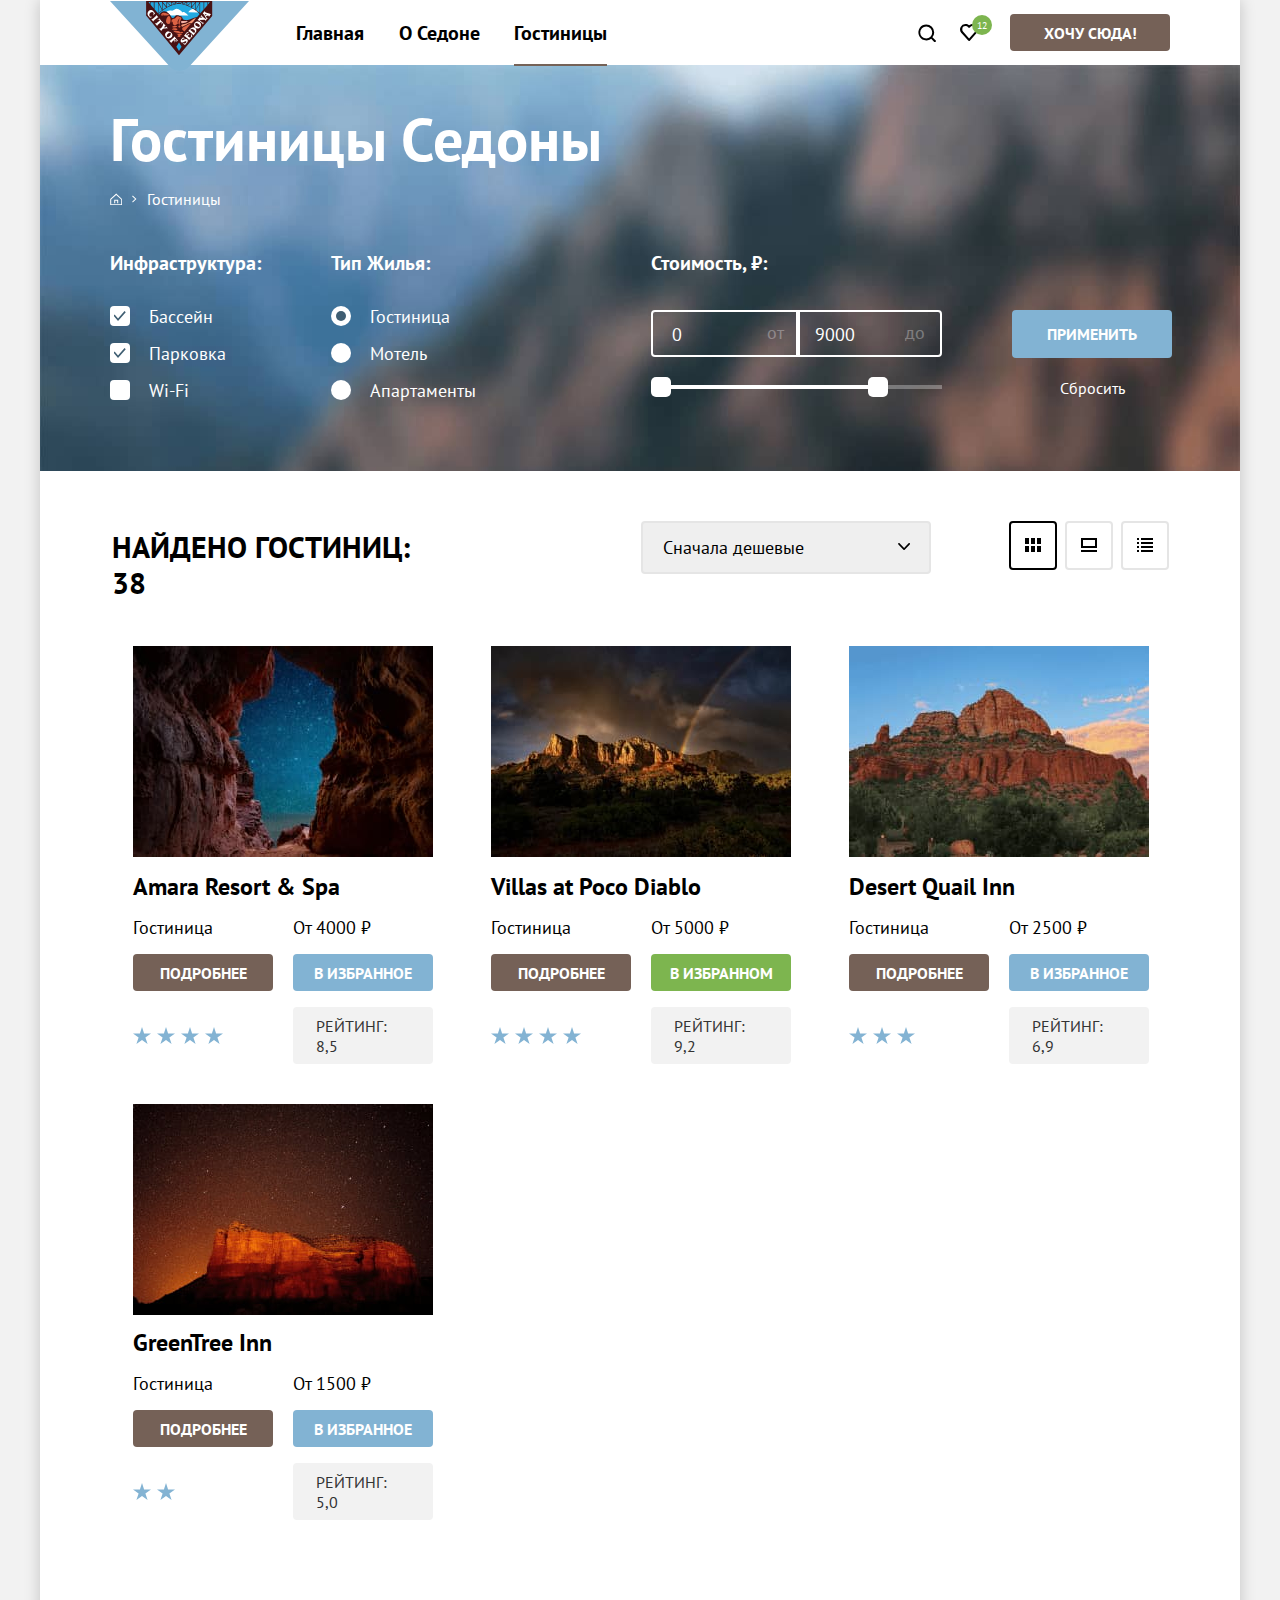
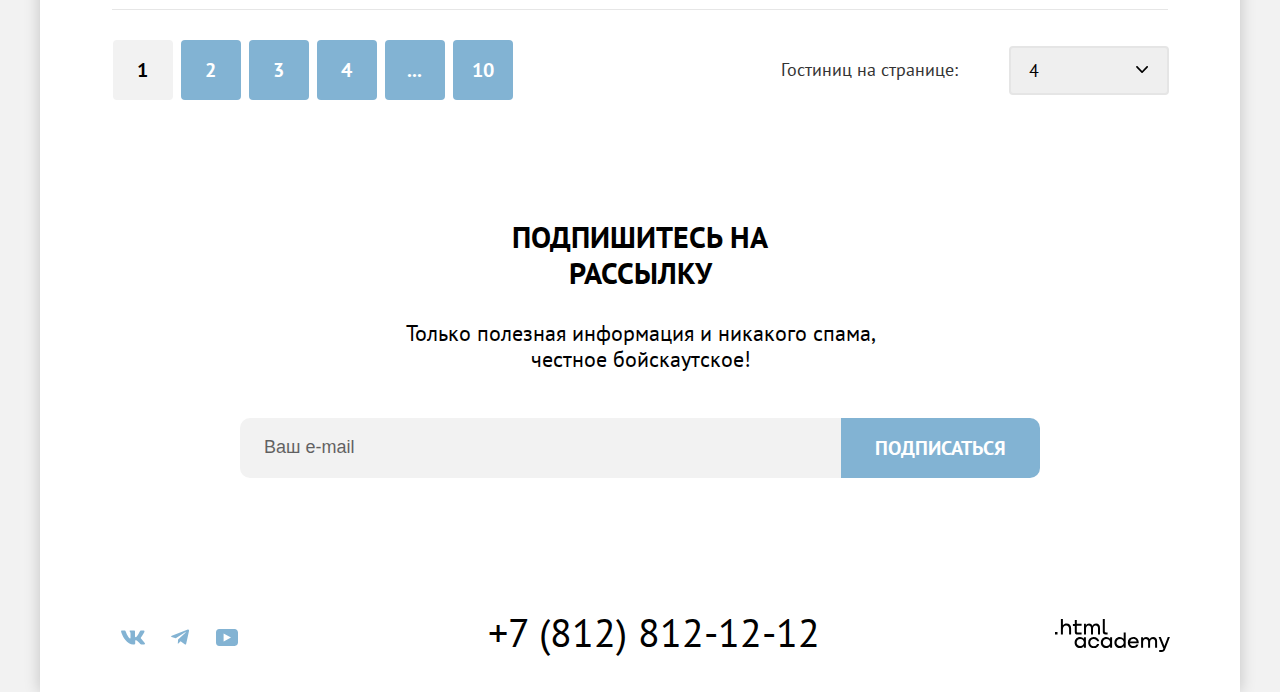
<file: catalog.html>
<!DOCTYPE html>
<html lang="ru">
  <head>
    <meta charset="utf-8">
    <title>HTML Academy: Седона</title>
		<link rel="stylesheet" href="styles/styles.css">
		<link rel="icon" href="favicon.ico">
    <link rel="icon" type="image/png" sizes="32x32" href="images/favicon.png">
  </head>
  <body>
		<div class="box-shadow">
		<header class="header-page">
			<nav class="navigation">
			 <div class="navigation-logo-header">
				<a class="link-index-page-now" href="index.html">
				 <img class="header-logo" src="images/favicon.svg" width="139" height="70" alt="Логотип сайта города Седона">
				</a>
			 </div>
		  <section class="navigation-list navigation-list-left">
			<div class="navigation-item-glav-nav navigation-item-glav-nav-current-catalog">
			 <a class="navigation-link" href="index.html">
			 Главная
			 </a>
			 <a class="navigation-link" href="#description">
				О Седоне
			 </a>
			 <a class="navigation-link" href="catalog.html">
				Гостиницы
			 </a>
			</div>
		 </section>
		 <section class="navigation-list navigation-list-right">
			<div class="navigation-item-search-images">
			 <a class="navigation-link-ss" href="#">
			 <svg class="navigation-icon"  width="18" height="18" fill="none" viewBox="0 0 18 18" xmlns="http://www.w3.org/2000/svg">
				<path d="m18.2 17-3.8-3.7a8 8 0 0 0 1.8-4.9 8 8 0 0 0-8-8 8 8 0 1 0 5 14.4l3.6 3.8 1.4-1.6Zm-10-2.4a6 6 0 0 1-6-6 6 6 0 0 1 12 0 6 6 0 0 1-6 6Z" fill="#000"/>
			 </svg>
			 <span class="visually-hidden">Поиск</span>
			</a>
		 </div>
		 <div class="navigation-item-hearts-images icon-o">
			<a class="navigation-link-ss" href="#">
		  <svg class="navigation-icon" aria-hidden="true" focusable="false" width="19" height="17" fill="none" viewBox="0 0 19 17" xmlns="http://www.w3.org/2000/svg">
		 <path d="M9 17a1 1 0 0 1-.8-.4l-7-7.9A5.4 5.4 0 0 1 5.6 0C7 0 8.1.5 9.1 1.3a5.5 5.5 0 0 1 9 4.1c0 1.3-.5 2.5-1.3 3.4l-7 7.9c-.2.2-.4.3-.8.3ZM3 7.5l6.1 6.9 6.2-7c.5-.5.7-1.2.7-2 0-1.8-1.5-3.3-3.3-3.3-1 0-2 .5-2.7 1.3-.3.3-.6.4-.9.4-.3 0-.6-.2-.8-.4a3.7 3.7 0 0 0-2.7-1.3 3.3 3.3 0 0 0-3.3 3.3c0 .9.3 1.6.7 2.1Z" fill="#000"/>
		 </svg>
		 <span class="visually-hidden">Избранное</span>
		 </a>
	 </div>
	   <a class="navigation-link-alternative" href="#">
	  	хочу сюда!
		 </a>
	 </section>
	</nav>
</header>
<main class=" inner-index-container">
	<section class="filter">
				<div class="filter-container">
				<h1 class="inner-index-title">Гостиницы Седоны</h1>
				<h2 class="section-filter-catalog visually-hidden">Фильтр для каталога</h2>
				<ul class="breadcrubs">
					<li class="link-hone-for-filtre">
						<a class="link-home" href="index.html">
							<svg class="svg-home-for-filtr" width="12" height="12" aria-hidden="true" focusable="false" fill="currentColor" viewBox="0 0 12 12" xmlns="http://www.w3.org/2000/svg">
								<path fill-rule="evenodd" clip-rule="evenodd" d="m.2 6.1 6-5.5 6 5.5v6.2H.2V6.1Zm1 .4v4.8h10V6.5L6.2 2l-5 4.5Zm4 3.8h-1V6.8h4v3.5h-1V7.8h-2v2.5Z"/>
								</svg>
						</a>
					</li>
					<li>
						<a class="link-hotels" href="catalog.html">Гостиницы</a>
					</li>
				</ul>
				<form class="filter-catalog" action="https://echo.htmlacademy.ru/" method="get">
					<fieldset class="catalog-filter-group">
						<legend class="catalog-filter-title">Инфраструктура:</legend>
						<ul class="catalog-filter-list">
							<li class="catalog-filter-item">
								<label class="control-margin-bottom">
									<input class="control-input visually-hidden" type="checkbox" checked name="pool">
									<span class="control-mark"></span>
									<span class="control-label">Бассейн</span>
								</label>

							</li>
						</ul>
						<ul class="catalog-filter-list">
							<li class="catalog-filter-item">
								<label class="control-margin-bottom">
									<input class="control-input visually-hidden" type="checkbox" checked name="parking">
									<span class="control-mark"></span>
									<span class="control-label">Парковка</span>
								</label>
							</li>
						</ul>
						<ul class="catalog-filter-list">
							<li class="catalog-filter-item">
								<label class="control ">
									<input class="control-input visually-hidden" type="checkbox" name="Wi-Fi">
									<span class="control-mark"></span>
									<span class="control-label">Wi-Fi</span> 
								</label>

							</li>
						</ul>
						
						
					</fieldset>
					<fieldset class="catalog-filter-group">
						<legend class="catalog-filter-title">Тип Жилья:</legend>
						<ul class="catalog-filter-list">
							<li class="catalog-filter-item">
								<label class="control-margin-bottom">
									<input class="control-input visually-hidden" type="radio" checked name="radio-control">
									<span class="control-mark-radio"></span>
									<span class="control-label">Гостиница</span>
								</label>

							</li>
						</ul>
						<ul class="catalog-filter-list">
							<li class="catalog-filter-item">
								<label class="control-margin-bottom">
									<input class="control-input visually-hidden" type="radio" name="radio-control">
									<span class="control-mark-radio"></span>
									<span class="control-label">Мотель</span>
								</label>
							</li>
						</ul>
						<ul class="catalog-filter-list">
							<li class="catalog-filter-item">
								<label class="control">
									<input class="control-input visually-hidden" type="radio" name="radio-control">
									<span class="control-mark-radio"></span>
									<span class="control-label">Апартаменты</span>
								</label>

							</li>
						</ul>
						</fieldset>
						<fieldset class="catalog-filter-group">
							<legend class="catalog-filter-title">Стоимость, ₽:</legend>
							<div class="range">
								<div class="range-wrapper-inputs">
									<label class="catalog-filter-label">
										<input class="range-input" type="number " value="0 " name="min-price">
										<span class="catalog-filter-label-before">от</span>
									</label>
									<label class="catalog-filter-label">
										<input class="range-input-next" type="number " value="9000 " name="max-price"> 
										<span class="catalog-filter-label-after">до</span>
									</label>
								</div>
								<div class="range-scale">
									<div class="range-bar" style="width:227px">
										<button class="range-toggle toggle-min" type="button">

										</button>
										<button class="range-toggle toggle-max" type="button">

										</button>
									</div>
								</div>
								
							</div>
						</fieldset>
						<div class="button-conttainer">
						<button class="button" type="submit">ПРИМЕНИТЬ</button>
						<button class="button-for-bottom" type="button">Сбросить</button>
					</div>
					</form>
				</div>
			</section>
			<section class="catalog">
				<h2 class="visually-hidden">
					Каталог Гостиниц
				</h2>
				<div class="catalog-option">
				<p class="catalog-option-title">НАЙДЕНО ГОСТИНИЦ: 38</p>
					<div class="container-select-control">
					<select class="select-control " name="select-control" aria-label="Сортировка">
						<option  value="cheap">Сначала дешевые</option>
						<option  value="cheap">Потом дешевые</option>
					</select>
				</div> 
					<div class="three-button-catalog">
					<button class=" button-black-option">
						<svg  width="16" height="14" aria-hidden="true" focusable="false" fill="none" viewBox="0 0 16 14" xmlns="http://www.w3.org/2000/svg">
							<path d="M4 0H0v6h4V0ZM16 0h-4v6h4V0ZM10 0H6v6h4V0ZM4 8H0v6h4V8ZM16 8h-4v6h4V8ZM10 8H6v6h4V8Z" fill="#000"/>
							</svg>
					</button>
					<button class="button-lightgray-option">
						<svg width="16" height="14" aria-hidden="true" focusable="false" fill="none" viewBox="0 0 16 14" xmlns="http://www.w3.org/2000/svg">
							<path d="M16 12H0v2h16v-2ZM14 2v6H2V2h12Zm2-2H0v10h16V0Z" fill="#000"/>
							</svg>
					</button>
					<button class="button-lightgray-option">
						<svg width="16" height="14" aria-hidden="true" focusable="false" fill="none" viewBox="0 0 16 14" xmlns="http://www.w3.org/2000/svg">
							<path d="M2 0H0v2h2V0ZM16 0H4v2h12V0ZM2 4H0v2h2V4ZM16 4H4v2h12V4ZM2 8H0v2h2V8ZM16 8H4v2h12V8ZM2 12H0v2h2v-2ZM16 12H4v2h12v-2Z" fill="#000"/>
							</svg>
					</button>
				</div>
				</div>
				<ul class="product-card">
					<li class="product-card-item">
						<img class="product-card-image" src="images/hotel-1-1.jpg" width="300" height="211" alt="Вид на звезды из ущелья">
						<a class="product-card-link" href="product.thml">
							<h3 class="product-card-title">Amara Resort & Spa</h3>
						</a>
						<div class="durability-block">
							<p class="durability">Гостиница</p>
							<p class="durability-price">От 4000 ₽</p>
						</div>
						<div class="product-cards-text-block">	
							<button class=" product-card-text-brown" type="button">
								подробнее
							</button>
							<button class=" product-card-text-blue" type="button">
								в избранное
							</button>
						</div>
						<div class="start-and-rating-block">
						  <ul class="product-card-item-stars">
								<li class="stars"></li>
								<li class="stars"></li>
								<li class="stars"></li>
								<li class="stars"></li>
							</ul>
							<p class="rating">РЕЙТИНГ: 8,5</p>
            </div>
					 </li>
					 <li class="product-card-item">
						 <img class="product-card-image" src="images/hotel-1-2.jpg" width="300" height="211" alt="Вид на ночные горы и радугу">
						 <a class="product-card-link" href="product.thml">
								<h3 class="product-card-title">Villas at Poco Diablo</h3>
							</a>
								<div class="durability-block">
									<p class="durability">Гостиница</p>
									<p class="durability-price">От 5000 ₽</p>
								</div>
								<div class="product-cards-text-block">	
									<button class=" product-card-text-brown" type="button">
										подробнее
									</button>
									<button class=" product-card-text-green" type="button">
										в избранном
									</button>
								</div>
								<div class="start-and-rating-block">
									<ul class="product-card-item-stars">
										<li class="stars"></li>
										<li class="stars"></li>
										<li class="stars"></li>
										<li class="stars"></li>
									</ul>
									<p class="rating">РЕЙТИНГ: 9,2</p>
								</div>
							
							</li>
							<li class="product-card-item">
								<img class="product-card-image" src="images/hotel-1-3.jpg" width="300" height="211" alt="Вид на дневные горы">
								<a class="product-card-link" href="product.thml">
									<h3 class="product-card-title">Desert Quail Inn</h3>
								</a>
								<div class="durability-block">
									<p class="durability">Гостиница</p>
									<p class="durability-price">От 2500 ₽</p>
								</div>
								<div class="product-cards-text-block">	
									<button class=" product-card-text-brown" type="button">
										подробнее
									</button>
									<button class=" product-card-text-blue" type="button">
										в избранное
									</button>
								</div>
								<div class="start-and-rating-block">
									<ul class="product-card-item-stars">
										<li class="stars"></li>
										<li class="stars"></li>
										<li class="stars"></li>
									</ul>
									<p class="rating">РЕЙТИНГ: 6,9</p>
								</div>
							 </li>
							 <li class="product-card-item-bottom">
								<img class="product-card-image" src="images/hotel-1.jpg" width="300" height="211" alt="Вид на ночные горы под звездами">
									<a class="product-card-link" href="product.thml">
										<h3 class="product-card-title-bottom">GreenTree Inn</h3>
									</a>
									<div class="durability-block">
										<p class="durability">Гостиница</p>
										<p class="durability-price">От 1500 ₽</p>
									</div>
									<div class="product-cards-text-block">	
										<button class=" product-card-text-brown" type="button">
											подробнее
										</button>
										<button class=" product-card-text-blue" type="button">
											в избранное
										</button>
									</div>
									<div class="start-and-rating-block">
										<ul class="product-card-item-stars">
											<li class="stars"></li>
											<li class="stars"></li>
										</ul>
										<p class="rating">РЕЙТИНГ: 5,0</p>
									</div>
								 </li>
								</ul>
								<div class="pagination-and-select-container">
								<ul class="pagination">
									<li class="pagination-item-pagination-current">
										<a class="pagination-link-pagination-current" href="#">1</a>
									</li>
									<li class=" pagination-item">
										<a class="pagination-link" href="#">2</a>
									</li>
									<li class=" pagination-item">
										<a class="pagination-link" href="#">3</a>
									</li>
									<li class=" pagination-item">
										<a class="pagination-link" href="#">4</a>
									</li>
									<li class=" pagination-item">
										<a class="pagination-link" href="#">...</a>
									</li>
									<li class=" pagination-item">
										<a class="pagination-link" href="#">10</a>
									</li>

								</ul>
								<div class="select">
									<p class="select-text">Гостиниц на странице:</p>
									<div class="container-select-control-bottom">
								<select class="select-control-bottom" aria-label="Сортировка">
									<option value="namber">4</option>
								</select>
							</div>
							</div>
						</div>
							</section>
							<section class="subscribe-next">
								<h2 class="subscribe-heading visually-hidden">Подписка на рассылку</h2>
									<p class="subscribe-description-black ">Подпишитесь на рассылку</p>
								
								<p class="subscribe-description-black-next">
									Только полезная информация и никакого спама,<br>честное бойскаутское!
								</p>
								<form class="appointment-form" action="https://echo.htmlacademy.ru/" method="post">
							<input class="form-text" type="email" placeholder="Ваш e-mail" name="appointment-email">
									<button class="button-for-subscribe" type="submit" >
										<span class="button-text">ПОДПИСАТЬСЯ</span>
									</button>
									
								</form>
							</section>
						</main>	
						<footer class="footer-container-page">
							<h2 class="visually-hidden">
								Контакты
							</h2>
							<div class="footer-container">
							<ul class="footer-links">
								<li class="footer-item-vk">
					
									<a class="footer-link"  href="https://vk.com/htmlacademy">
										<svg class="svg-vk"  width="24" height="15" aria-hidden="true" focusable="false" fill="currentColor" viewBox="0 0 24 15" xmlns="http://www.w3.org/2000/svg">
											<path fill-rule="evenodd" clip-rule="evenodd" d="M23.4 1.4c.2-.5 0-.9-.7-.9H20c-.6 0-1 .3-1.1.7 0 0-1.3 3.2-3.2 5.3-.7.6-1 .8-1.3.8-.1 0-.4-.2-.4-.7V1.4c0-.6-.2-.9-.7-.9H9.2c-.5 0-.7.3-.7.6 0 .6 1 .8 1 2.5v3.8c0 .8-.1 1-.5 1-.9 0-3-3.2-4.3-6.9-.3-.7-.5-1-1.2-1H1c-.8 0-.9.3-.9.7 0 .7.9 4.1 4.1 8.6 2.2 3 5.3 4.7 8 4.7 1.7 0 2-.4 2-1v-2.3c0-.8 0-.9.6-.9.4 0 1 .2 2.6 1.7 1.8 1.7 2.1 2.5 3.1 2.5H23c.8 0 1.2-.4 1-1.1-.3-.7-1.1-1.8-2.3-3L20 8.5c-.4-.5-.3-.7 0-1.1 0 0 3.2-4.4 3.5-6Z"/>
										</svg>
									</a>
								</li>
								<li class="footer-item-tg">
									<a class="footer-link" href="https://t.me/htmlacademy">
										<svg class="svg-tg" width="18" height="16" aria-hidden="true" focusable="false" fill="currentColor" viewBox="0 0 18 16" xmlns="http://www.w3.org/2000/svg"><path d="M16.8.6.8 6.7c-1 .5-1 1-.2 1.4l4.1 1.2 9.5-6c.5-.2.9 0 .5.2l-7.6 7-.3 4.2c.4 0 .6-.2.8-.4l2-2 4.1 3c.8.5 1.3.3 1.5-.6L18 1.9C18.2.8 17.5.3 16.8.6Z"/></svg>
									</a>
								</li>
								<li class="footer-item-yout">
									<a class="footer-link" href="https://www.youtube.com/user/htmlacademyru">
										<svg class="svg-yout" width="22" height="17" fill="currentColor" aria-hidden="true" focusable="false" viewBox="0 0 22 17"  xmlns="http://www.w3.org/2000/svg"><path d="M18.6 0H3.2C1.3 0 0 1.6 0 3.4v10c0 2 1.3 3.6 3.2 3.6h15.6c1.7 0 3.2-1.6 3.2-3.4V3.4C21.8 1.6 20.5 0 18.6 0Zm-11 12.5v-8l7.4 4-7.3 4Z"/></svg>	
									</a>
								</li>
							</ul>
							<address class="footer-contact-address">
								<a class="footer-contact-address-phone" href="tel:+78128121212">+7 (812) 812-12-12</a> 
							</address>
							<a class="footer-main-link " href="https://htmlacademy.ru/">
								<svg class="footer-main-link-logo" width="115" height="33" aria-hidden="true" focusable="false" fill="currentColor" viewBox="0 0 115 33" xmlns="http://www.w3.org/2000/svg">
									<path d="M0 12.9v2.6h2.5v-2.6H0ZM11.6 4.5c-1.6 0-2.8.7-3.6 1.7h-.1V0h-2v15.5h2v-5.3c0-2.1 1.3-3.6 3.3-3.6 1.8 0 2.9 1.4 2.9 3.2v5.7h2V9.4c.1-3-1.8-4.9-4.5-4.9ZM26.6 4.8h-4.8V1.1h-2v3.8h-1.9v2h1.9v6c0 1.7 1 2.7 2.7 2.7h4.1v-2h-3.7c-.7 0-1.1-.4-1.1-1.1V6.8h4.8v-2ZM41.1 4.6c-1.6 0-2.9.8-3.5 2.1h-.1a3.7 3.7 0 0 0-3.4-2.1c-1.4 0-2.5.8-3.1 1.8h-.1V4.8H29v10.6h2V10c0-2 1-3.5 2.6-3.5 1.5 0 2.4 1 2.4 2.6v6.3h2V9.8c0-2.4 1.4-3.3 2.6-3.3 1.5 0 2.4 1 2.4 2.6v6.3h2V8.9c.1-2.5-1.4-4.3-3.9-4.3ZM47.8 12.7c0 1.7 1 2.7 2.8 2.7h2v-2h-1.7c-.7 0-1.1-.4-1.1-1.1V0h-2v12.7ZM28.9 19.7a4.9 4.9 0 0 0-3.9-1.8c-3.1 0-5.4 2.3-5.4 5.6s2.3 5.6 5.4 5.6c1.8 0 3-.8 3.8-1.9h.1v1.6h2V18.2h-2v1.5Zm-3.6 7.4a3.5 3.5 0 0 1-3.6-3.6c0-2 1.4-3.6 3.6-3.6s3.6 1.6 3.6 3.6c0 1.9-1.4 3.6-3.6 3.6ZM44.2 22c-.5-2.4-2.6-4.1-5.4-4.1a5.4 5.4 0 0 0-5.6 5.6c0 3.1 2.2 5.6 5.6 5.6 2.8 0 4.9-1.8 5.4-4.2h-2.1a3.4 3.4 0 0 1-3.3 2.3 3.5 3.5 0 0 1-3.6-3.6c0-2 1.4-3.6 3.6-3.6 1.6 0 2.8 1 3.3 2.2h2.1V22ZM55.1 19.7a4.9 4.9 0 0 0-3.9-1.8c-3.1 0-5.4 2.3-5.4 5.6s2.3 5.6 5.4 5.6c1.8 0 3-.8 3.8-1.9h.1v1.6h2V18.2h-2v1.5Zm-3.6 7.4a3.5 3.5 0 0 1-3.6-3.6c0-2 1.4-3.6 3.6-3.6s3.6 1.6 3.6 3.6c0 1.9-1.5 3.6-3.6 3.6ZM68.7 19.8a5 5 0 0 0-3.9-1.9c-3.1 0-5.4 2.3-5.4 5.6s2.2 5.6 5.4 5.6c1.7 0 3-.8 3.8-1.8h.1v1.5h2V13.4h-2v6.4Zm-3.6 7.3a3.5 3.5 0 0 1-3.6-3.6c0-2 1.4-3.6 3.6-3.6s3.6 1.6 3.6 3.6c-.1 2-1.5 3.6-3.6 3.6ZM78.3 17.9a5.4 5.4 0 0 0-5.5 5.6c0 3 2.1 5.6 5.5 5.6 2.5 0 4.5-1.3 5.2-3.6h-2.1c-.5 1-1.6 1.6-3 1.6-1.9 0-3.3-1.3-3.4-2.9h8.8c.2-3.6-2-6.3-5.5-6.3Zm0 1.9c1.7 0 3 1 3.3 2.6h-6.5a3.2 3.2 0 0 1 3.2-2.6ZM98.2 17.9a4 4 0 0 0-3.6 2h-.1c-.6-1.2-1.8-2-3.4-2-1.4 0-2.5.7-3.1 1.8v-1.5h-1.9v10.6h2v-5.4c0-2 1-3.4 2.6-3.5 1.5 0 2.4 1 2.4 2.6v6.3h2v-5.6c0-2.4 1.4-3.3 2.6-3.3 1.5 0 2.4 1 2.4 2.6v6.3h2v-6.5c.1-2.6-1.4-4.4-3.9-4.4ZM109.4 27l-3.6-8.9h-2.2l4.8 11.6c-.3.9-.7 1.2-1.7 1.2h-2.5v2h2.5c1.8 0 2.8-.8 3.5-2.6l4.7-12.2h-2.1l-3.4 8.9Z" />
									</svg> 
							</a>
						</div>
						</footer>
					</div>
  </body>
</html>
</file>
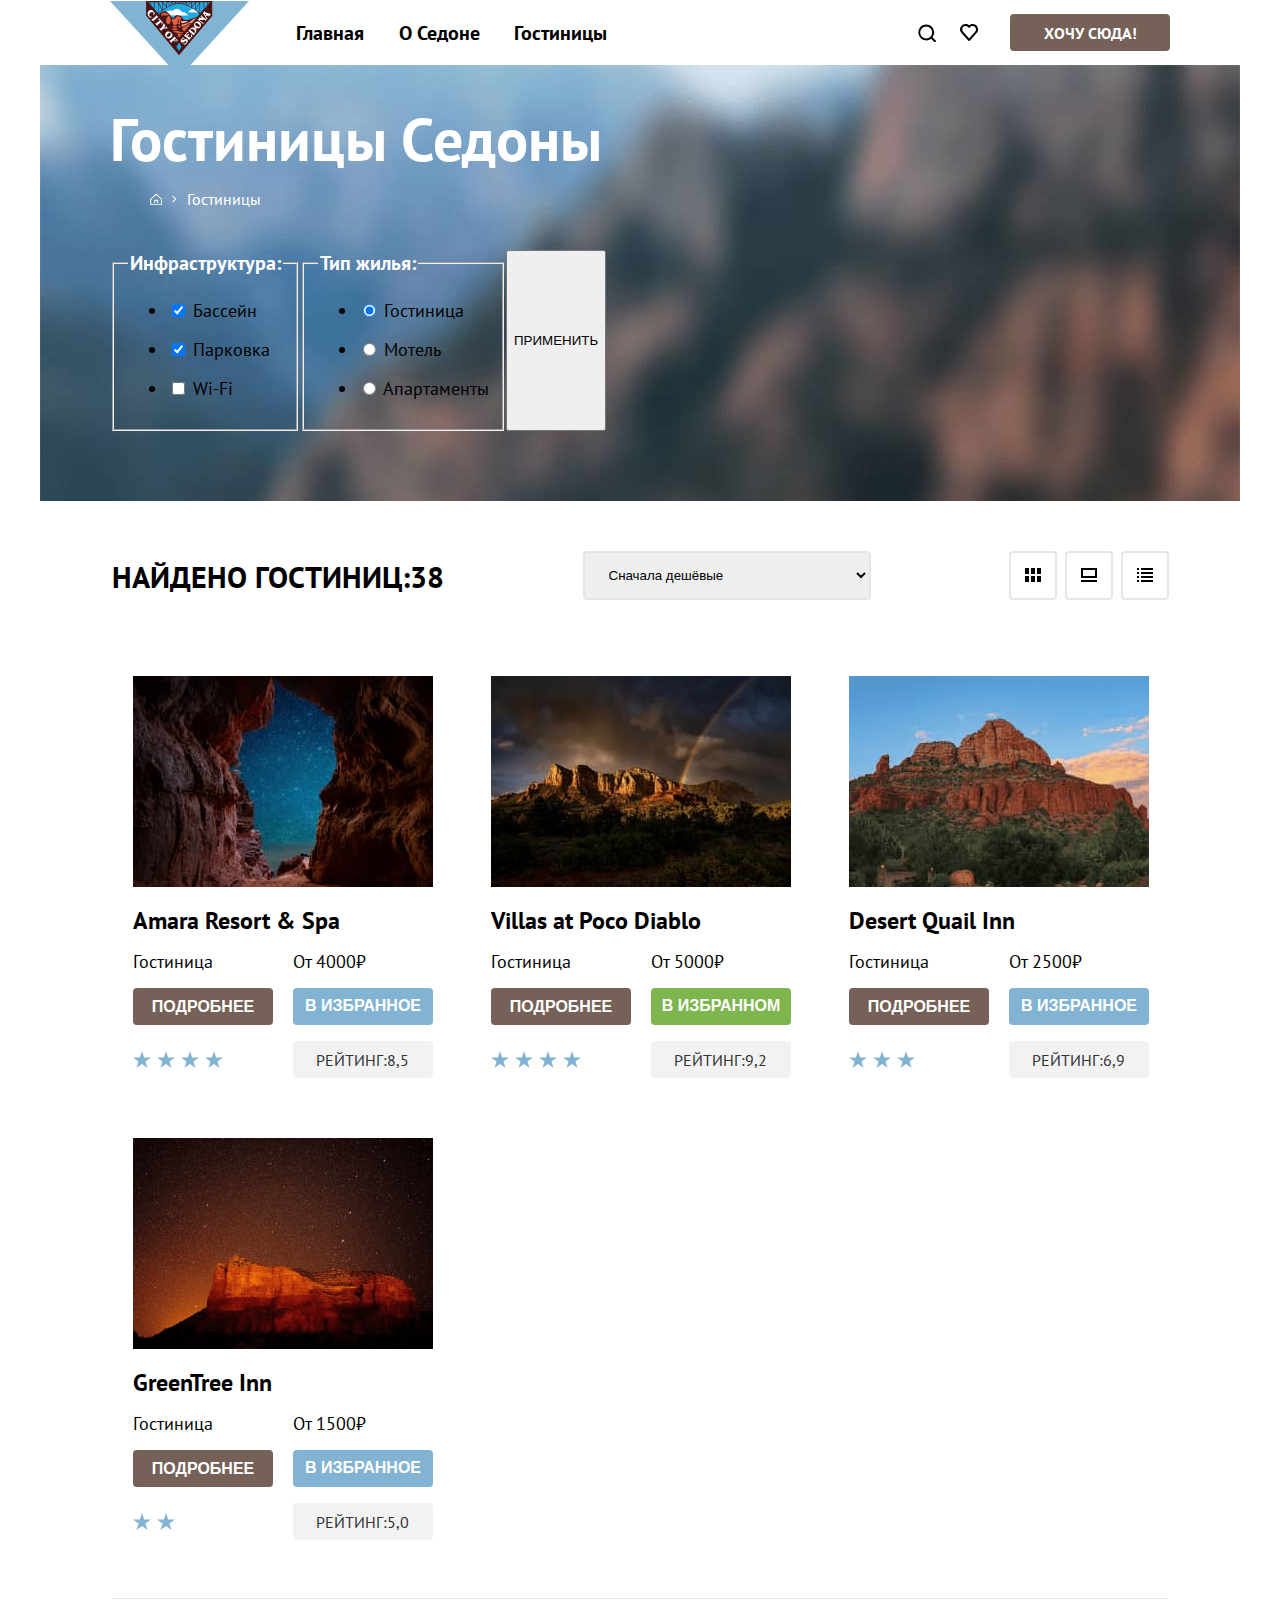
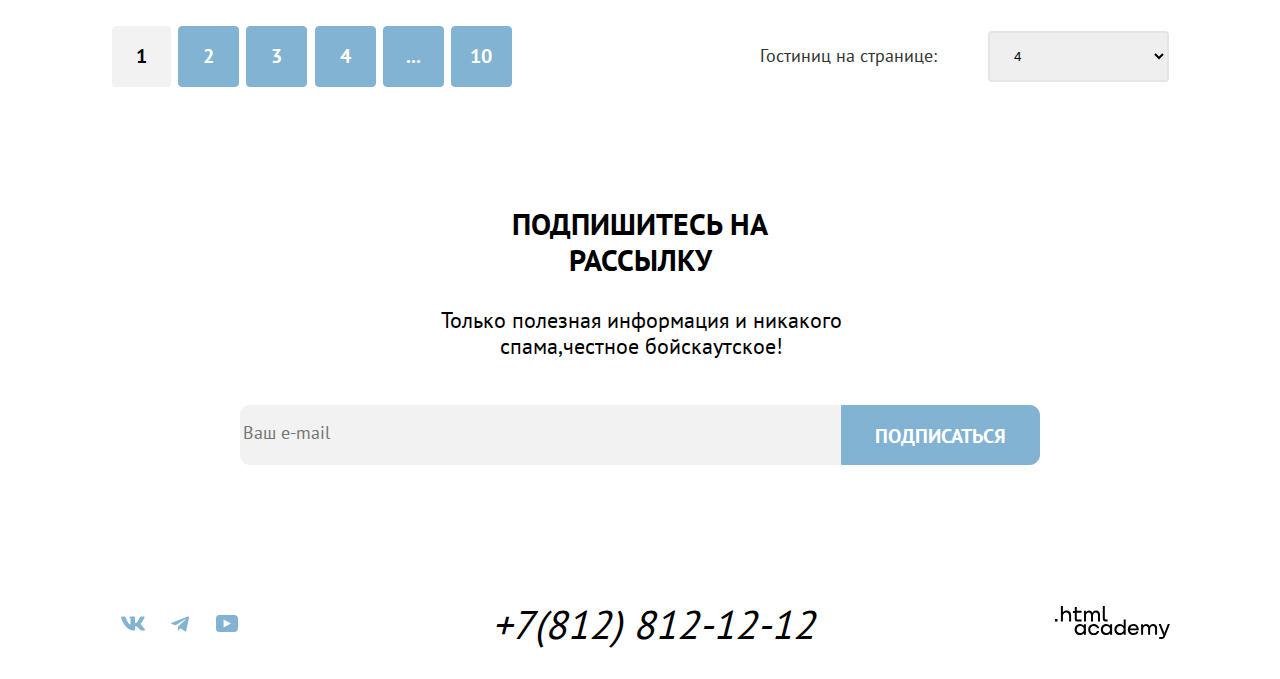
<file: 3/catalog.html>
<!DOCTYPE html>
<html lang="ru">
  <head>
    <meta charset="utf-8">
    <title>HTML Academy: Седона</title>
		<link rel="stylesheet" href="styles/styles.css">
    <base href="https://htmlacademy-htmlcss.github.io/2028289-sedona-34/3/">
</head>
  <body>
		<header class="header-page">
			<nav class="navigation">
			 <div class="navigation-logo-header">
				<a class="link-index-page-now" href="index.html">
				 <img class="header-logo" src="images/logo-sedona.svg" width="139" height="70" alt="Логотип сайта города Седона">
				</a>
			 </div>
		  <section class="navigation-list navigation-list-left">
			<div class="navigation-item-glav-nav">
			 <a class="navigation-link" href="#glav">
			 Главная
			 </a>
			 <a class="navigation-link" href="#description">
				О Седоне
			 </a>
			 <a class="navigation-link" href="catalog.html">
				Гостиницы
			 </a>
			</div>
		 </section>
		 <section class="navigation-list navigation-list-right">
			<div class="navigation-item-search-images">
			 <a class="navigation-link-ss" href="#">
			 <svg class="navigation-icon"  width="18" height="18" fill="none" viewBox="0 0 18 18" xmlns="http://www.w3.org/2000/svg">
				<path d="m18.2 17-3.8-3.7a8 8 0 0 0 1.8-4.9 8 8 0 0 0-8-8 8 8 0 1 0 5 14.4l3.6 3.8 1.4-1.6Zm-10-2.4a6 6 0 0 1-6-6 6 6 0 0 1 12 0 6 6 0 0 1-6 6Z" fill="#000"/>
			 </svg>
			 <span class="visually-hidden">Поиск</span>
			</a>
		 </div>
		 <div class="navigation-item-hearts-images">
			<a class="navigation-link-ss" href="#">
		  <svg class="navigation-icon" aria-hidden="true" focusable="false" width="19" height="17" fill="none" viewBox="0 0 19 17" xmlns="http://www.w3.org/2000/svg">
		 <path d="M9 17a1 1 0 0 1-.8-.4l-7-7.9A5.4 5.4 0 0 1 5.6 0C7 0 8.1.5 9.1 1.3a5.5 5.5 0 0 1 9 4.1c0 1.3-.5 2.5-1.3 3.4l-7 7.9c-.2.2-.4.3-.8.3ZM3 7.5l6.1 6.9 6.2-7c.5-.5.7-1.2.7-2 0-1.8-1.5-3.3-3.3-3.3-1 0-2 .5-2.7 1.3-.3.3-.6.4-.9.4-.3 0-.6-.2-.8-.4a3.7 3.7 0 0 0-2.7-1.3 3.3 3.3 0 0 0-3.3 3.3c0 .9.3 1.6.7 2.1Z" fill="#000"/>
		 </svg>
		 <span class="visually-hidden">Избранное</span>
		 </a>
	 </div>
	   <a class="navigation-link-alternative" href="#">
	  	хочу сюда!
		 </a>
	  </div>
	 </section>
	</nav>
</header>
<main class=" inner-index-container">
	<section class="filter">
				<div class="filter-container">
				<h1 class="inner-index-title">Гостиницы Седоны</h1>
				<h2 class="section-filter-catalog visually-hidden">Фильтр для каталога</h2>
				<ul class="breadcrubs">
					<li class="link-hone-for-filtre">
						<a class="link-home" href="index.html">
							<svg width="12" height="12" aria-hidden="true" focusable="false" fill="currentColor" viewBox="0 0 12 12" xmlns="http://www.w3.org/2000/svg">
								<path fill-rule="evenodd" clip-rule="evenodd" d="m.2 6.1 6-5.5 6 5.5v6.2H.2V6.1Zm1 .4v4.8h10V6.5L6.2 2l-5 4.5Zm4 3.8h-1V6.8h4v3.5h-1V7.8h-2v2.5Z"/>
								</svg>
						</a>
					</li>
					<li>
						<a class="link-hotels" href="catalog.html">Гостиницы</a>
					</li>
				</ul>
				<form class="filter-catalog" action="https://echo.htmlacademy.ru/" method="get">
					<fieldset class="catalog-filter-group">
						<legend class="catalog-filter-title">Инфраструктура:</legend>
						<ul class="catalog-filter-list">
							<li class="catalog-filter-item">
								<label class="control">
									<input class="control-input" type="checkbox" checked name="pool">
									Бассейн
								</label>

							</li>
						</ul>
						<ul class="catalog-filter-list">
							<li class="catalog-filter-item">
								<label class="control">
									<input class="control-input" type="checkbox" checked name="parking">
									Парковка
								</label>
							</li>
						</ul>
						<ul class="catalog-filter-list">
							<li class="catalog-filter-item">
								<label class="control">
									<input class="control-input" type="checkbox" name="Wi-Fi">
									Wi-Fi
								</label>

							</li>
						</ul>
						
						
					</fieldset>
					<fieldset class="catalog-filter-group">
						<legend class="catalog-filter-title">Тип жилья:</legend>
						<ul class="catalog-filter-list">
							<li class="catalog-filter-item">
								<label class="control">
									<input class="control-input" type="radio" checked name="radio-control">
									Гостиница
								</label>

							</li>
						</ul>
						<ul class="catalog-filter-list">
							<li class="catalog-filter-item">
								<label class="control">
									<input class="control-input" type="radio" name="radio-control">
									Мотель
								</label>
							</li>
						</ul>
						<ul class="catalog-filter-list">
							<li class="catalog-filter-item">
								<label class="control">
									<input class="control-input" type="radio" name="radio-control">
									Апартаменты
								</label>

							</li>
						</ul>
						</fieldset>
						<button class="button" type="submit">ПРИМЕНИТЬ</button>
					</form>
				</div>
			</section>
			<section class="catalog">
				<h2 class="visually-hidden">
					Каталог Гостиниц
				</h2>
				<div class="catalog-option">
					<p class="catalog-option-title">НАЙДЕНО ГОСТИНИЦ:38</p>
					<select class="select-control" aria-label="Сортировка">
						<option value="cheap"><span class="select-control-text">Сначала дешёвые</span></option>
					</select>
					<div class="three-button-catalog">
					<button class=" button-black-option">
						<svg  width="16" height="14" aria-hidden="true" focusable="false" fill="none" viewBox="0 0 16 14" xmlns="http://www.w3.org/2000/svg">
							<path d="M4 0H0v6h4V0ZM16 0h-4v6h4V0ZM10 0H6v6h4V0ZM4 8H0v6h4V8ZM16 8h-4v6h4V8ZM10 8H6v6h4V8Z" fill="#000"/>
							</svg>
					</button>
					<button class="button-lightgray-option">
						<svg width="16" height="14" aria-hidden="true" focusable="false" fill="none" viewBox="0 0 16 14" xmlns="http://www.w3.org/2000/svg">
							<path d="M16 12H0v2h16v-2ZM14 2v6H2V2h12Zm2-2H0v10h16V0Z" fill="#000"/>
							</svg>
					</button>
					<button class="button-lightgray-option">
						<svg width="16" height="14" aria-hidden="true" focusable="false" fill="none" viewBox="0 0 16 14" xmlns="http://www.w3.org/2000/svg">
							<path d="M2 0H0v2h2V0ZM16 0H4v2h12V0ZM2 4H0v2h2V4ZM16 4H4v2h12V4ZM2 8H0v2h2V8ZM16 8H4v2h12V8ZM2 12H0v2h2v-2ZM16 12H4v2h12v-2Z" fill="#000"/>
							</svg>
					</button>
				</div>
				</div>
				<ul class="product-card">
					<li class="product-card-item">
						<a class="product-card-link" href="product.thml">
							<img class="product-card-image" src="images/hotel-1-1.jpg" width="300" height="211" alt="Вид на звезды из ущелья">
							<h3 class="product-card-title">Amara Resort & Spa</h3>
						</a>
						<div class="durability-block">
							<p class="durability">Гостиница</p>
							<p class="durability-price">От 4000₽</p>
						</div>
						<div class="product-cards-text-block">	
							<button class=" product-card-text-brown" href="#">
								подробнее
							</button>
							<button class=" product-card-text-blue" href="#">
								в избранное
							</button>
						</div>
						<div class="start-and-rating-block">
						  <ul class="product-card-item-stars">
								<li class="stars"></li>
								<li class="stars"></li>
								<li class="stars"></li>
								<li class="stars"></li>
							</ul>
							<p class="rating">РЕЙТИНГ:8,5</p>
            </div>
					 </li>
					 <li class="product-card-item">
						 <a class="product-card-link" href="product.thml">
							 <img class="product-card-image" src="images/hotel-1-2.jpg" width="300" height="211" alt="Вид на ночные горы и радугу">
								<h3 class="product-card-title">Villas at Poco Diablo</h3>
							</a>
								<div class="durability-block">
									<p class="durability">Гостиница</p>
									<p class="durability-price">От 5000₽</p>
								</div>
								<div class="product-cards-text-block">	
									<button class=" product-card-text-brown" href="#">
										подробнее
									</button>
									<button class=" product-card-text-green" href="#">
										в избранном
									</button>
								</div>
								<div class="start-and-rating-block">
									<ul class="product-card-item-stars">
										<li class="stars"></li>
										<li class="stars"></li>
										<li class="stars"></li>
										<li class="stars"></li>
									</ul>
									<p class="rating">РЕЙТИНГ:9,2</p>
								</div>
							
							</li>
							<li class="product-card-item">
								<a class="product-card-link" href="product.thml">
									<img class="product-card-image" src="images/hotel-1-3.jpg" width="300" height="211" alt="Вид на дневные горы">
									<h3 class="product-card-title">Desert Quail Inn</h3>
								</a>
								<div class="durability-block">
									<p class="durability">Гостиница</p>
									<p class="durability-price">От 2500₽</p>
								</div>
								<div class="product-cards-text-block">	
									<button class=" product-card-text-brown" href="#">
										подробнее
									</button>
									<button class=" product-card-text-blue" href="#">
										в избранное
									</button>
								</div>
								<div class="start-and-rating-block">
									<ul class="product-card-item-stars">
										<li class="stars"></li>
										<li class="stars"></li>
										<li class="stars"></li>
									</ul>
									<p class="rating">РЕЙТИНГ:6,9</p>
								</div>
							 </li>
							 <li class="product-card-item">
									<a class="product-card-link" href="product.thml">
										<img class="product-card-image" src="images/hotel-1.jpg" width="300" height="211" alt="Вид на ночные горы под звездами">
										<h3 class="product-card-title">GreenTree Inn</h3>
									</a>
									<div class="durability-block">
										<p class="durability">Гостиница</p>
										<p class="durability-price">От 1500₽</p>
									</div>
									<div class="product-cards-text-block">	
										<button class=" product-card-text-brown" href="#">
											подробнее
										</button>
										<button class=" product-card-text-blue" href="#">
											в избранное
										</button>
									</div>
									<div class="start-and-rating-block">
										<ul class="product-card-item-stars">
											<li class="stars"></li>
											<li class="stars"></li>
										</ul>
										<p class="rating">РЕЙТИНГ:5,0</p>
									</div>
								 </li>
								</ul>
								<div class="pagination-and-select-container">
								<ul class="pagination">
									<li class="pagination-item-pagination-current">
										<a class="pagination-link-pagination-current" href="#">1</a>
									</li>
									<li class="pag-it pagination-item">
										<a class="pagination-link" href="#">2</a>
									</li>
									<li class="pag-it pagination-item">
										<a class="pagination-link" href="#">3</a>
									</li>
									<li class="pag-it pagination-item">
										<a class="pagination-link" href="#">4</a>
									</li>
									<li class="pag-it pagination-item">
										<a class="pagination-link" href="#">...</a>
									</li>
									<li class="pag-it pagination-item">
										<a class="pagination-link" href="#">10</a>
									</li>

								</ul>
								<div class="select">
									<p class="select-text">Гостиниц на странице:</p>
								<select class="select-control" aria-label="Сортировка">
									<option value="namber">4</option>
								</select>
							</div>
						</div>
							</section>
							<section class="subscribe-next">
								<h2 class="subscribe-heading visually-hidden">Подписка на рассылку</h2>
									<p class="subscribe-description-black ">Подпишитесь на рассылку</p>
								
								<p class="subscribe-description-black-next">
									Только полезная информация и никакого спама,честное бойскаутское!
								</p>
								<form class="appointment-form" action="https://echo.htmlacademy.ru/" method="post">
							<input class="form-text" type="email" placeholder="Ваш e-mail" name="appointment-email">
									<button class="button-for-subscribe" type="submit" >
										<span class="button-text">ПОДПИСАТЬСЯ</span>
									</button>
									
								</form>
							</section>
						</main>	
						<footer class="footer-container-page">
							<h2 class="visually-hidden">
								Контакты
							</h2>
							<div class="footer-container">
							<ul class="footer-links">
								<li class="footer-item-vk">
					
									<a class="footer-link"  href="https://vk.com/htmlacademy">
										<svg class="svg-vk"  width="24" height="15" aria-hidden="true" focusable="false" fill="currentColor" viewBox="0 0 24 15" xmlns="http://www.w3.org/2000/svg">
											<path fill-rule="evenodd" clip-rule="evenodd" d="M23.4 1.4c.2-.5 0-.9-.7-.9H20c-.6 0-1 .3-1.1.7 0 0-1.3 3.2-3.2 5.3-.7.6-1 .8-1.3.8-.1 0-.4-.2-.4-.7V1.4c0-.6-.2-.9-.7-.9H9.2c-.5 0-.7.3-.7.6 0 .6 1 .8 1 2.5v3.8c0 .8-.1 1-.5 1-.9 0-3-3.2-4.3-6.9-.3-.7-.5-1-1.2-1H1c-.8 0-.9.3-.9.7 0 .7.9 4.1 4.1 8.6 2.2 3 5.3 4.7 8 4.7 1.7 0 2-.4 2-1v-2.3c0-.8 0-.9.6-.9.4 0 1 .2 2.6 1.7 1.8 1.7 2.1 2.5 3.1 2.5H23c.8 0 1.2-.4 1-1.1-.3-.7-1.1-1.8-2.3-3L20 8.5c-.4-.5-.3-.7 0-1.1 0 0 3.2-4.4 3.5-6Z"/>
										</svg>
									</a>
								</li>
								<li class="footer-item-tg">
									<a class="footer-link" href="https://t.me/htmlacademy">
										<svg class="svg-tg" width="18" height="16" aria-hidden="true" focusable="false" fill="currentColor" viewBox="0 0 18 16" xmlns="http://www.w3.org/2000/svg"><path d="M16.8.6.8 6.7c-1 .5-1 1-.2 1.4l4.1 1.2 9.5-6c.5-.2.9 0 .5.2l-7.6 7-.3 4.2c.4 0 .6-.2.8-.4l2-2 4.1 3c.8.5 1.3.3 1.5-.6L18 1.9C18.2.8 17.5.3 16.8.6Z"/></svg>
									</a>
								</li>
								<li class="footer-item-yout">
									<a class="footer-link" href="https://www.youtube.com/user/htmlacademyru">
										<svg class="svg-yout" width="22" height="17" fill="currentColor" aria-hidden="true" focusable="false" viewBox="0 0 22 17"  xmlns="http://www.w3.org/2000/svg"><path d="M18.6 0H3.2C1.3 0 0 1.6 0 3.4v10c0 2 1.3 3.6 3.2 3.6h15.6c1.7 0 3.2-1.6 3.2-3.4V3.4C21.8 1.6 20.5 0 18.6 0Zm-11 12.5v-8l7.4 4-7.3 4Z"/></svg>	
									</a>
								</li>
							</ul>
							<address class="footer-contact-address">
								<a class="footer-contact-address-phone" href="tel:+78128121212">+7(812) 812-12-12</a> 
							</address>
							<a class="footer-main-link " href="https://htmlacademy.ru/"> 
								<img class="footer-main-link-logo" width="115" height="33" src="images/logo-html.svg" alt="Логотип html academy">
							</a>
						</div>
						</footer>
  </body>
</html>
</file>
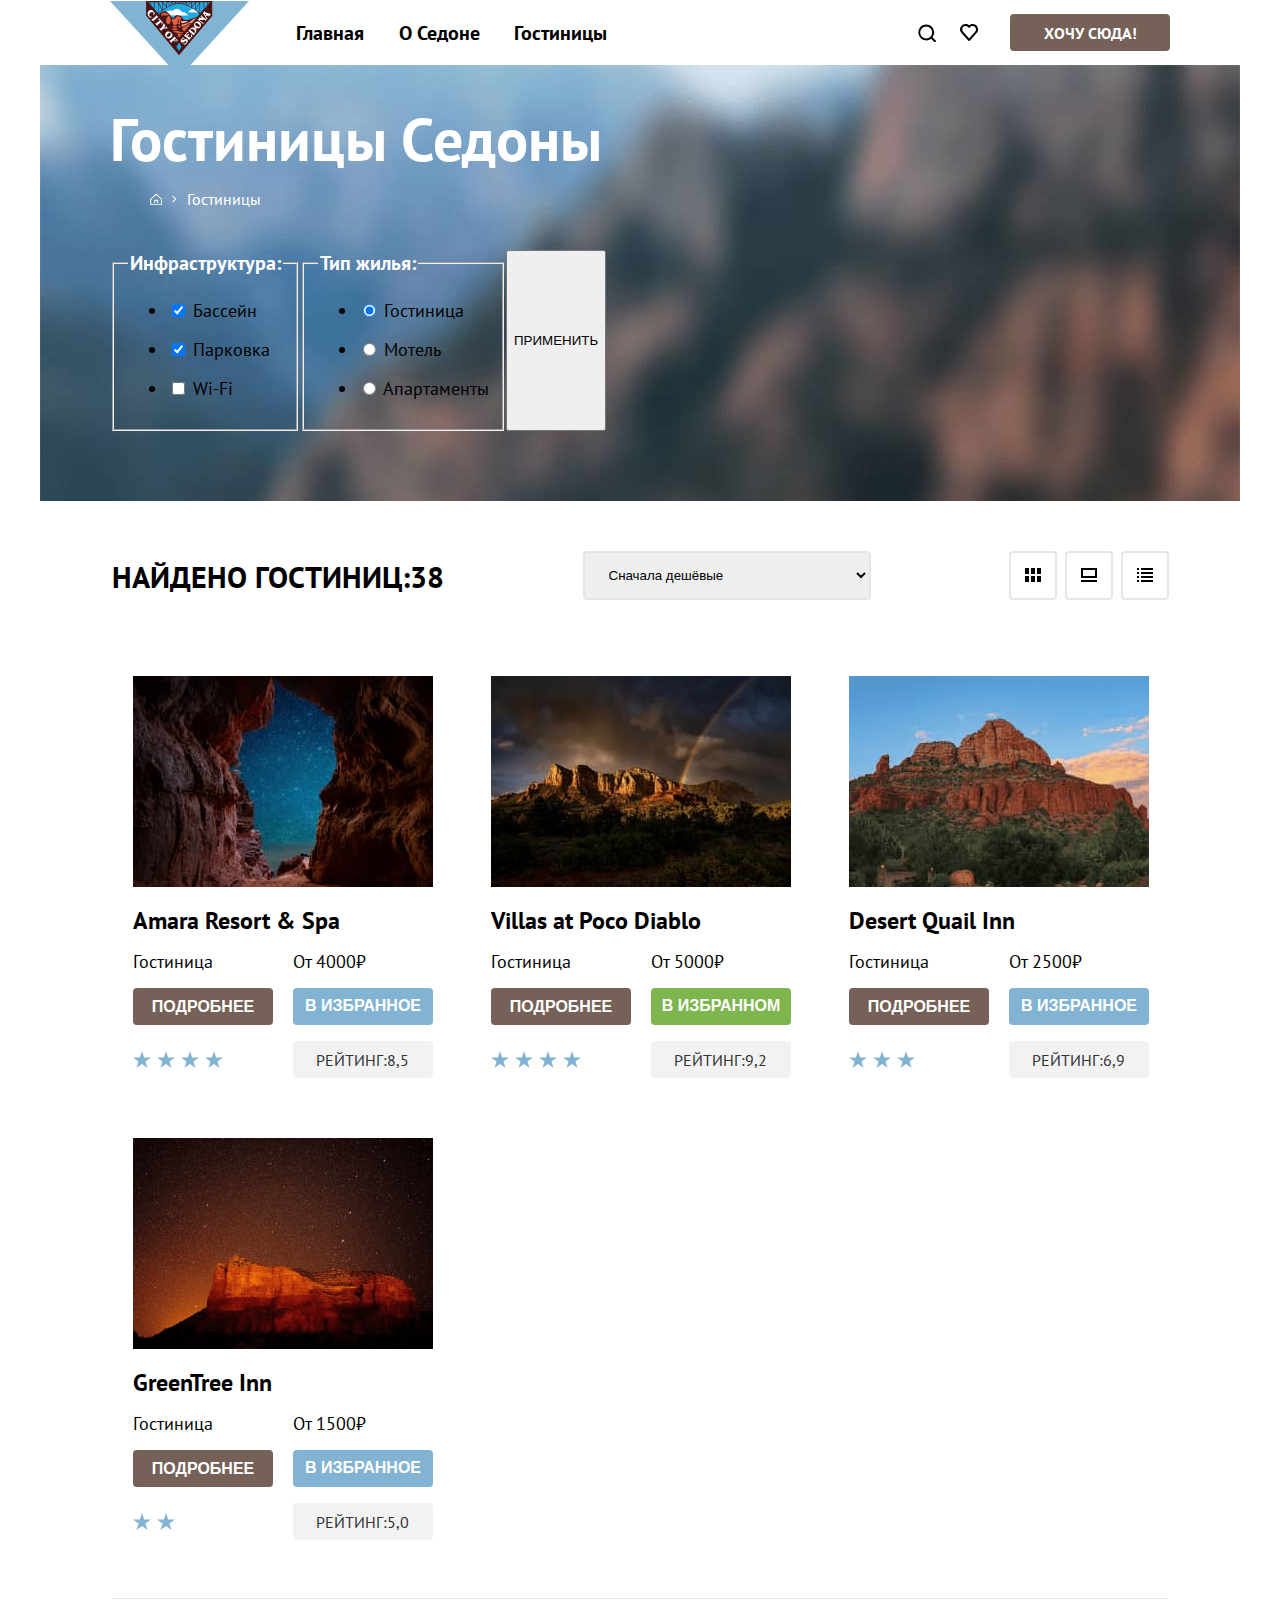
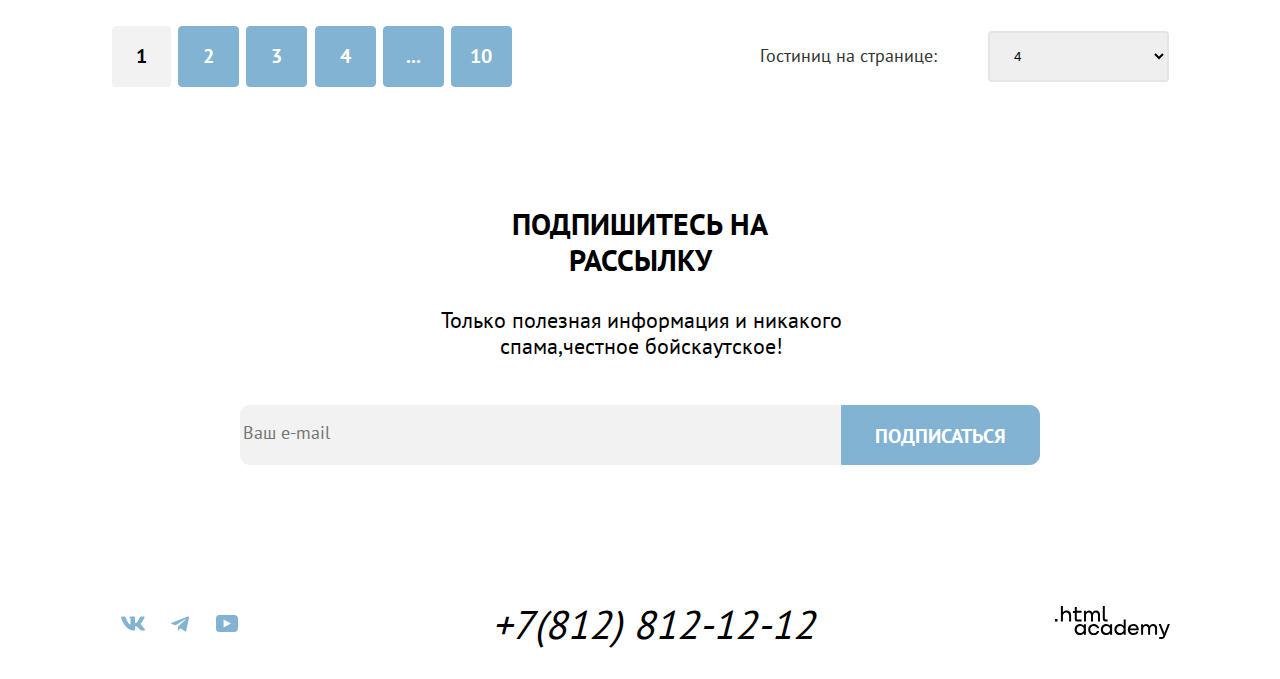
<file: 4/catalog.html>
<!DOCTYPE html>
<html lang="ru">
  <head>
    <meta charset="utf-8">
    <title>HTML Academy: Седона</title>
		<link rel="stylesheet" href="styles/styles.css">
    <base href="https://htmlacademy-htmlcss.github.io/2028289-sedona-34/4/">
</head>
  <body>
		<header class="header-page">
			<nav class="navigation">
			 <div class="navigation-logo-header">
				<a class="link-index-page-now" href="index.html">
				 <img class="header-logo" src="images/logo-sedona.svg" width="139" height="70" alt="Логотип сайта города Седона">
				</a>
			 </div>
		  <section class="navigation-list navigation-list-left">
			<div class="navigation-item-glav-nav">
			 <a class="navigation-link" href="#glav">
			 Главная
			 </a>
			 <a class="navigation-link" href="#description">
				О Седоне
			 </a>
			 <a class="navigation-link" href="catalog.html">
				Гостиницы
			 </a>
			</div>
		 </section>
		 <section class="navigation-list navigation-list-right">
			<div class="navigation-item-search-images">
			 <a class="navigation-link-ss" href="#">
			 <svg class="navigation-icon"  width="18" height="18" fill="none" viewBox="0 0 18 18" xmlns="http://www.w3.org/2000/svg">
				<path d="m18.2 17-3.8-3.7a8 8 0 0 0 1.8-4.9 8 8 0 0 0-8-8 8 8 0 1 0 5 14.4l3.6 3.8 1.4-1.6Zm-10-2.4a6 6 0 0 1-6-6 6 6 0 0 1 12 0 6 6 0 0 1-6 6Z" fill="#000"/>
			 </svg>
			 <span class="visually-hidden">Поиск</span>
			</a>
		 </div>
		 <div class="navigation-item-hearts-images">
			<a class="navigation-link-ss" href="#">
		  <svg class="navigation-icon" aria-hidden="true" focusable="false" width="19" height="17" fill="none" viewBox="0 0 19 17" xmlns="http://www.w3.org/2000/svg">
		 <path d="M9 17a1 1 0 0 1-.8-.4l-7-7.9A5.4 5.4 0 0 1 5.6 0C7 0 8.1.5 9.1 1.3a5.5 5.5 0 0 1 9 4.1c0 1.3-.5 2.5-1.3 3.4l-7 7.9c-.2.2-.4.3-.8.3ZM3 7.5l6.1 6.9 6.2-7c.5-.5.7-1.2.7-2 0-1.8-1.5-3.3-3.3-3.3-1 0-2 .5-2.7 1.3-.3.3-.6.4-.9.4-.3 0-.6-.2-.8-.4a3.7 3.7 0 0 0-2.7-1.3 3.3 3.3 0 0 0-3.3 3.3c0 .9.3 1.6.7 2.1Z" fill="#000"/>
		 </svg>
		 <span class="visually-hidden">Избранное</span>
		 </a>
	 </div>
	   <a class="navigation-link-alternative" href="#">
	  	хочу сюда!
		 </a>
	  </div>
	 </section>
	</nav>
</header>
<main class=" inner-index-container">
	<section class="filter">
				<div class="filter-container">
				<h1 class="inner-index-title">Гостиницы Седоны</h1>
				<h2 class="section-filter-catalog visually-hidden">Фильтр для каталога</h2>
				<ul class="breadcrubs">
					<li class="link-hone-for-filtre">
						<a class="link-home" href="index.html">
							<svg width="12" height="12" aria-hidden="true" focusable="false" fill="currentColor" viewBox="0 0 12 12" xmlns="http://www.w3.org/2000/svg">
								<path fill-rule="evenodd" clip-rule="evenodd" d="m.2 6.1 6-5.5 6 5.5v6.2H.2V6.1Zm1 .4v4.8h10V6.5L6.2 2l-5 4.5Zm4 3.8h-1V6.8h4v3.5h-1V7.8h-2v2.5Z"/>
								</svg>
						</a>
					</li>
					<li>
						<a class="link-hotels" href="catalog.html">Гостиницы</a>
					</li>
				</ul>
				<form class="filter-catalog" action="https://echo.htmlacademy.ru/" method="get">
					<fieldset class="catalog-filter-group">
						<legend class="catalog-filter-title">Инфраструктура:</legend>
						<ul class="catalog-filter-list">
							<li class="catalog-filter-item">
								<label class="control">
									<input class="control-input" type="checkbox" checked name="pool">
									Бассейн
								</label>

							</li>
						</ul>
						<ul class="catalog-filter-list">
							<li class="catalog-filter-item">
								<label class="control">
									<input class="control-input" type="checkbox" checked name="parking">
									Парковка
								</label>
							</li>
						</ul>
						<ul class="catalog-filter-list">
							<li class="catalog-filter-item">
								<label class="control">
									<input class="control-input" type="checkbox" name="Wi-Fi">
									Wi-Fi
								</label>

							</li>
						</ul>
						
						
					</fieldset>
					<fieldset class="catalog-filter-group">
						<legend class="catalog-filter-title">Тип жилья:</legend>
						<ul class="catalog-filter-list">
							<li class="catalog-filter-item">
								<label class="control">
									<input class="control-input" type="radio" checked name="radio-control">
									Гостиница
								</label>

							</li>
						</ul>
						<ul class="catalog-filter-list">
							<li class="catalog-filter-item">
								<label class="control">
									<input class="control-input" type="radio" name="radio-control">
									Мотель
								</label>
							</li>
						</ul>
						<ul class="catalog-filter-list">
							<li class="catalog-filter-item">
								<label class="control">
									<input class="control-input" type="radio" name="radio-control">
									Апартаменты
								</label>

							</li>
						</ul>
						</fieldset>
						<button class="button" type="submit">ПРИМЕНИТЬ</button>
					</form>
				</div>
			</section>
			<section class="catalog">
				<h2 class="visually-hidden">
					Каталог Гостиниц
				</h2>
				<div class="catalog-option">
					<p class="catalog-option-title">НАЙДЕНО ГОСТИНИЦ:38</p>
					<select class="select-control" aria-label="Сортировка">
						<option value="cheap"><span class="select-control-text">Сначала дешёвые</span></option>
					</select>
					<div class="three-button-catalog">
					<button class=" button-black-option">
						<svg  width="16" height="14" aria-hidden="true" focusable="false" fill="none" viewBox="0 0 16 14" xmlns="http://www.w3.org/2000/svg">
							<path d="M4 0H0v6h4V0ZM16 0h-4v6h4V0ZM10 0H6v6h4V0ZM4 8H0v6h4V8ZM16 8h-4v6h4V8ZM10 8H6v6h4V8Z" fill="#000"/>
							</svg>
					</button>
					<button class="button-lightgray-option">
						<svg width="16" height="14" aria-hidden="true" focusable="false" fill="none" viewBox="0 0 16 14" xmlns="http://www.w3.org/2000/svg">
							<path d="M16 12H0v2h16v-2ZM14 2v6H2V2h12Zm2-2H0v10h16V0Z" fill="#000"/>
							</svg>
					</button>
					<button class="button-lightgray-option">
						<svg width="16" height="14" aria-hidden="true" focusable="false" fill="none" viewBox="0 0 16 14" xmlns="http://www.w3.org/2000/svg">
							<path d="M2 0H0v2h2V0ZM16 0H4v2h12V0ZM2 4H0v2h2V4ZM16 4H4v2h12V4ZM2 8H0v2h2V8ZM16 8H4v2h12V8ZM2 12H0v2h2v-2ZM16 12H4v2h12v-2Z" fill="#000"/>
							</svg>
					</button>
				</div>
				</div>
				<ul class="product-card">
					<li class="product-card-item">
						<a class="product-card-link" href="product.thml">
							<img class="product-card-image" src="images/hotel-1-1.jpg" width="300" height="211" alt="Вид на звезды из ущелья">
							<h3 class="product-card-title">Amara Resort & Spa</h3>
						</a>
						<div class="durability-block">
							<p class="durability">Гостиница</p>
							<p class="durability-price">От 4000₽</p>
						</div>
						<div class="product-cards-text-block">	
							<button class=" product-card-text-brown" href="#">
								подробнее
							</button>
							<button class=" product-card-text-blue" href="#">
								в избранное
							</button>
						</div>
						<div class="start-and-rating-block">
						  <ul class="product-card-item-stars">
								<li class="stars"></li>
								<li class="stars"></li>
								<li class="stars"></li>
								<li class="stars"></li>
							</ul>
							<p class="rating">РЕЙТИНГ:8,5</p>
            </div>
					 </li>
					 <li class="product-card-item">
						 <a class="product-card-link" href="product.thml">
							 <img class="product-card-image" src="images/hotel-1-2.jpg" width="300" height="211" alt="Вид на ночные горы и радугу">
								<h3 class="product-card-title">Villas at Poco Diablo</h3>
							</a>
								<div class="durability-block">
									<p class="durability">Гостиница</p>
									<p class="durability-price">От 5000₽</p>
								</div>
								<div class="product-cards-text-block">	
									<button class=" product-card-text-brown" href="#">
										подробнее
									</button>
									<button class=" product-card-text-green" href="#">
										в избранном
									</button>
								</div>
								<div class="start-and-rating-block">
									<ul class="product-card-item-stars">
										<li class="stars"></li>
										<li class="stars"></li>
										<li class="stars"></li>
										<li class="stars"></li>
									</ul>
									<p class="rating">РЕЙТИНГ:9,2</p>
								</div>
							
							</li>
							<li class="product-card-item">
								<a class="product-card-link" href="product.thml">
									<img class="product-card-image" src="images/hotel-1-3.jpg" width="300" height="211" alt="Вид на дневные горы">
									<h3 class="product-card-title">Desert Quail Inn</h3>
								</a>
								<div class="durability-block">
									<p class="durability">Гостиница</p>
									<p class="durability-price">От 2500₽</p>
								</div>
								<div class="product-cards-text-block">	
									<button class=" product-card-text-brown" href="#">
										подробнее
									</button>
									<button class=" product-card-text-blue" href="#">
										в избранное
									</button>
								</div>
								<div class="start-and-rating-block">
									<ul class="product-card-item-stars">
										<li class="stars"></li>
										<li class="stars"></li>
										<li class="stars"></li>
									</ul>
									<p class="rating">РЕЙТИНГ:6,9</p>
								</div>
							 </li>
							 <li class="product-card-item">
									<a class="product-card-link" href="product.thml">
										<img class="product-card-image" src="images/hotel-1.jpg" width="300" height="211" alt="Вид на ночные горы под звездами">
										<h3 class="product-card-title">GreenTree Inn</h3>
									</a>
									<div class="durability-block">
										<p class="durability">Гостиница</p>
										<p class="durability-price">От 1500₽</p>
									</div>
									<div class="product-cards-text-block">	
										<button class=" product-card-text-brown" href="#">
											подробнее
										</button>
										<button class=" product-card-text-blue" href="#">
											в избранное
										</button>
									</div>
									<div class="start-and-rating-block">
										<ul class="product-card-item-stars">
											<li class="stars"></li>
											<li class="stars"></li>
										</ul>
										<p class="rating">РЕЙТИНГ:5,0</p>
									</div>
								 </li>
								</ul>
								<div class="pagination-and-select-container">
								<ul class="pagination">
									<li class="pagination-item-pagination-current">
										<a class="pagination-link-pagination-current" href="#">1</a>
									</li>
									<li class="pag-it pagination-item">
										<a class="pagination-link" href="#">2</a>
									</li>
									<li class="pag-it pagination-item">
										<a class="pagination-link" href="#">3</a>
									</li>
									<li class="pag-it pagination-item">
										<a class="pagination-link" href="#">4</a>
									</li>
									<li class="pag-it pagination-item">
										<a class="pagination-link" href="#">...</a>
									</li>
									<li class="pag-it pagination-item">
										<a class="pagination-link" href="#">10</a>
									</li>

								</ul>
								<div class="select">
									<p class="select-text">Гостиниц на странице:</p>
								<select class="select-control" aria-label="Сортировка">
									<option value="namber">4</option>
								</select>
							</div>
						</div>
							</section>
							<section class="subscribe-next">
								<h2 class="subscribe-heading visually-hidden">Подписка на рассылку</h2>
									<p class="subscribe-description-black ">Подпишитесь на рассылку</p>
								
								<p class="subscribe-description-black-next">
									Только полезная информация и никакого спама,честное бойскаутское!
								</p>
								<form class="appointment-form" action="https://echo.htmlacademy.ru/" method="post">
							<input class="form-text" type="email" placeholder="Ваш e-mail" name="appointment-email">
									<button class="button-for-subscribe" type="submit" >
										<span class="button-text">ПОДПИСАТЬСЯ</span>
									</button>
									
								</form>
							</section>
						</main>	
						<footer class="footer-container-page">
							<h2 class="visually-hidden">
								Контакты
							</h2>
							<div class="footer-container">
							<ul class="footer-links">
								<li class="footer-item-vk">
					
									<a class="footer-link"  href="https://vk.com/htmlacademy">
										<svg class="svg-vk"  width="24" height="15" aria-hidden="true" focusable="false" fill="currentColor" viewBox="0 0 24 15" xmlns="http://www.w3.org/2000/svg">
											<path fill-rule="evenodd" clip-rule="evenodd" d="M23.4 1.4c.2-.5 0-.9-.7-.9H20c-.6 0-1 .3-1.1.7 0 0-1.3 3.2-3.2 5.3-.7.6-1 .8-1.3.8-.1 0-.4-.2-.4-.7V1.4c0-.6-.2-.9-.7-.9H9.2c-.5 0-.7.3-.7.6 0 .6 1 .8 1 2.5v3.8c0 .8-.1 1-.5 1-.9 0-3-3.2-4.3-6.9-.3-.7-.5-1-1.2-1H1c-.8 0-.9.3-.9.7 0 .7.9 4.1 4.1 8.6 2.2 3 5.3 4.7 8 4.7 1.7 0 2-.4 2-1v-2.3c0-.8 0-.9.6-.9.4 0 1 .2 2.6 1.7 1.8 1.7 2.1 2.5 3.1 2.5H23c.8 0 1.2-.4 1-1.1-.3-.7-1.1-1.8-2.3-3L20 8.5c-.4-.5-.3-.7 0-1.1 0 0 3.2-4.4 3.5-6Z"/>
										</svg>
									</a>
								</li>
								<li class="footer-item-tg">
									<a class="footer-link" href="https://t.me/htmlacademy">
										<svg class="svg-tg" width="18" height="16" aria-hidden="true" focusable="false" fill="currentColor" viewBox="0 0 18 16" xmlns="http://www.w3.org/2000/svg"><path d="M16.8.6.8 6.7c-1 .5-1 1-.2 1.4l4.1 1.2 9.5-6c.5-.2.9 0 .5.2l-7.6 7-.3 4.2c.4 0 .6-.2.8-.4l2-2 4.1 3c.8.5 1.3.3 1.5-.6L18 1.9C18.2.8 17.5.3 16.8.6Z"/></svg>
									</a>
								</li>
								<li class="footer-item-yout">
									<a class="footer-link" href="https://www.youtube.com/user/htmlacademyru">
										<svg class="svg-yout" width="22" height="17" fill="currentColor" aria-hidden="true" focusable="false" viewBox="0 0 22 17"  xmlns="http://www.w3.org/2000/svg"><path d="M18.6 0H3.2C1.3 0 0 1.6 0 3.4v10c0 2 1.3 3.6 3.2 3.6h15.6c1.7 0 3.2-1.6 3.2-3.4V3.4C21.8 1.6 20.5 0 18.6 0Zm-11 12.5v-8l7.4 4-7.3 4Z"/></svg>	
									</a>
								</li>
							</ul>
							<address class="footer-contact-address">
								<a class="footer-contact-address-phone" href="tel:+78128121212">+7(812) 812-12-12</a> 
							</address>
							<a class="footer-main-link " href="https://htmlacademy.ru/"> 
								<img class="footer-main-link-logo" width="115" height="33" src="images/logo-html.svg" alt="Логотип html academy">
							</a>
						</div>
						</footer>
  </body>
</html>
</file>
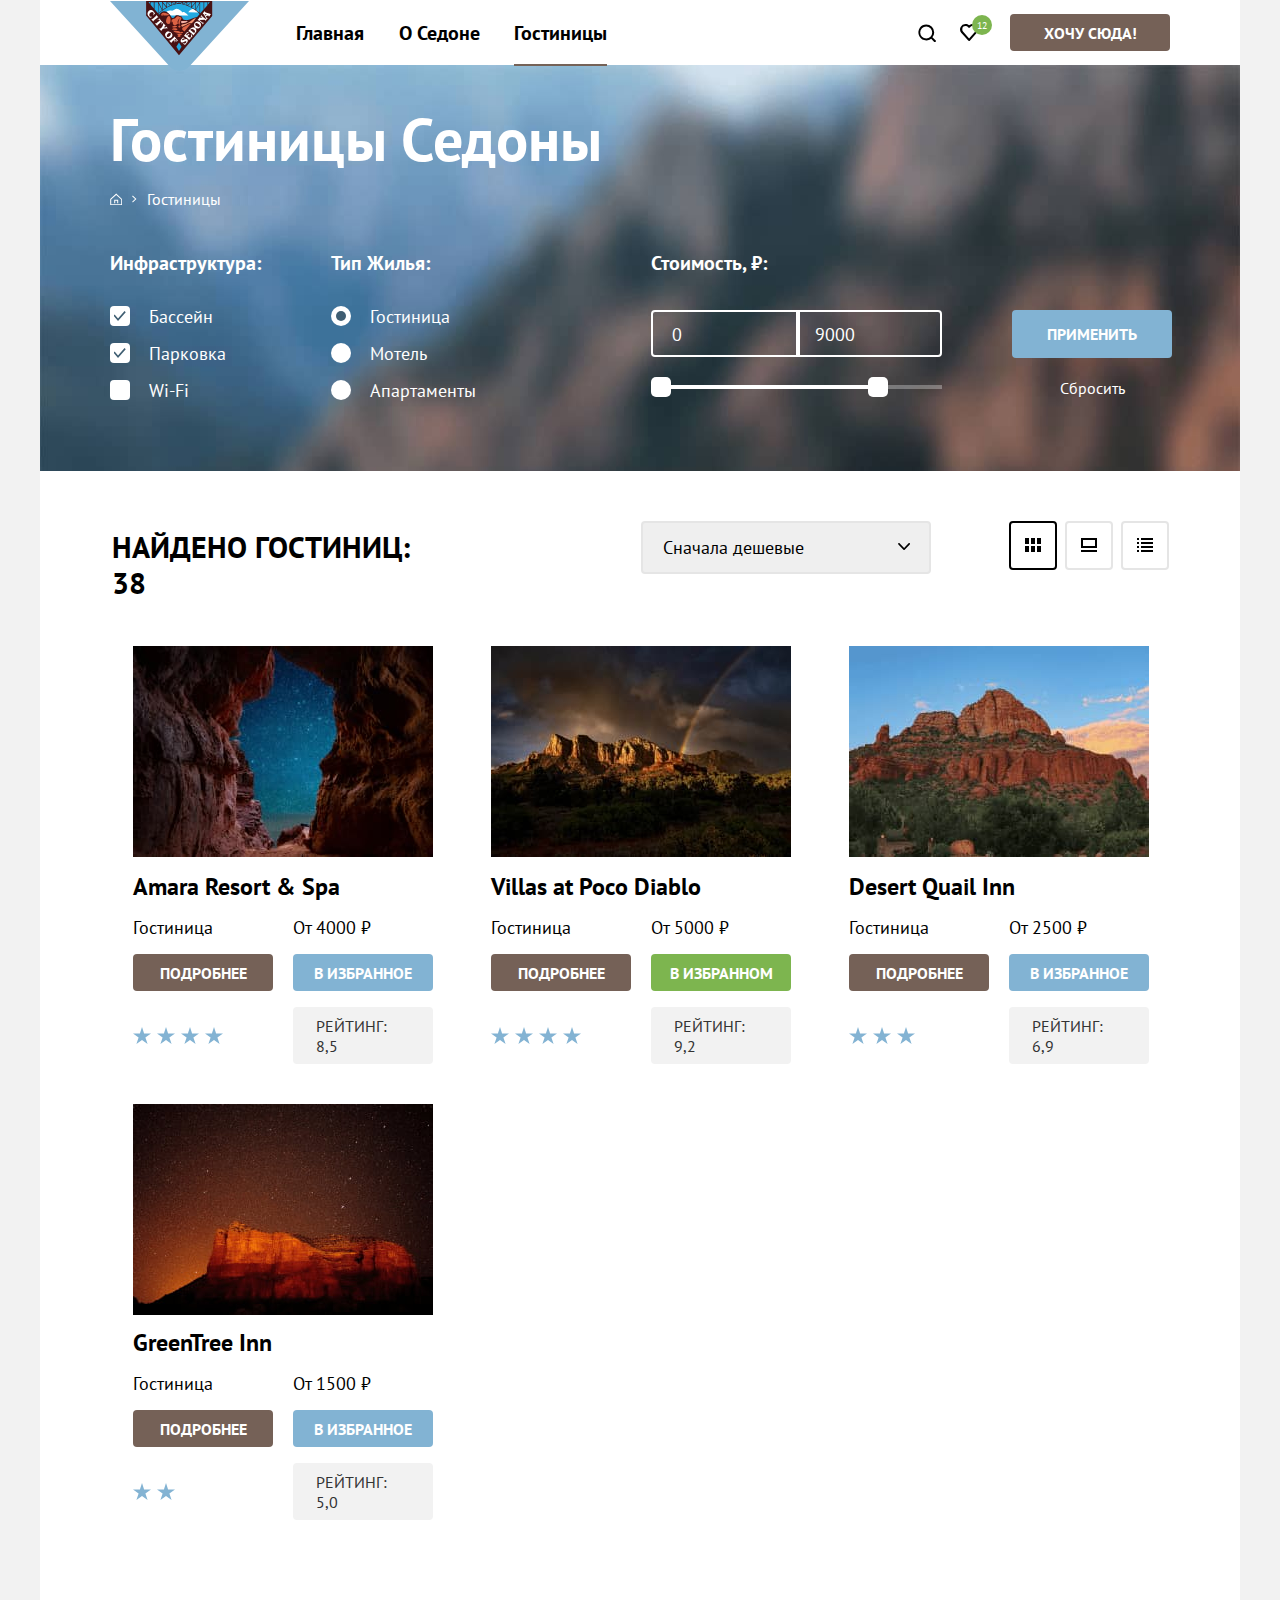
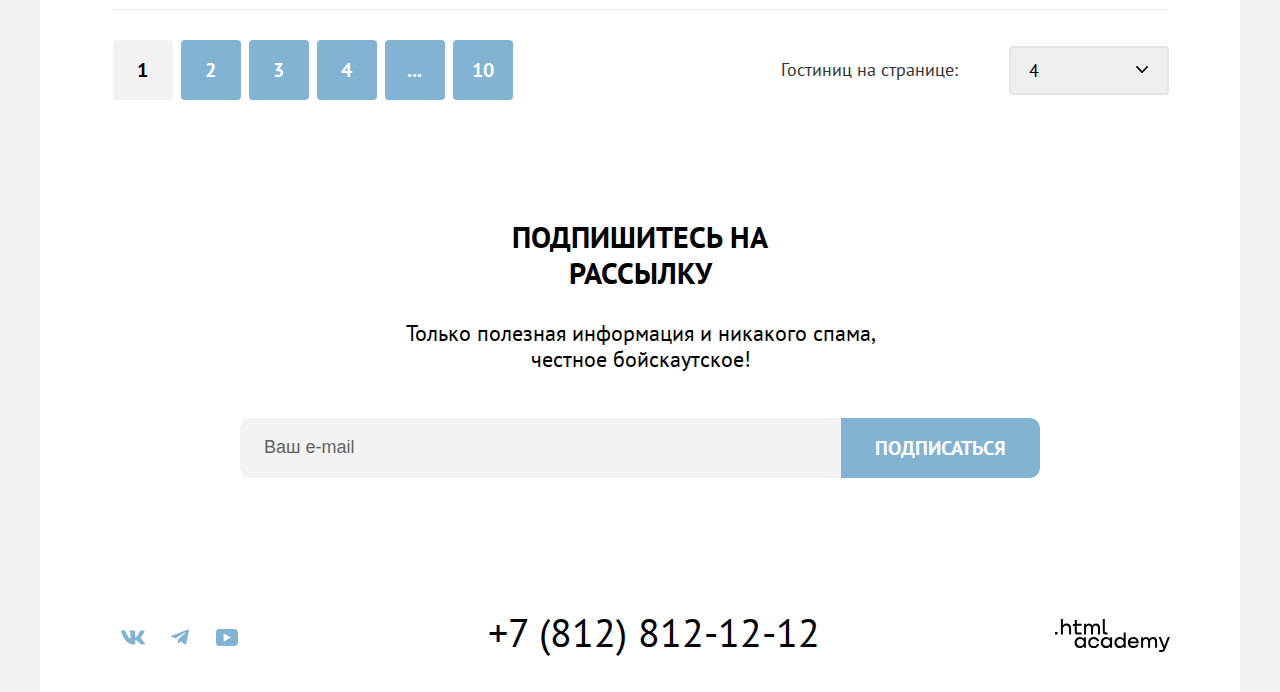
<file: 5/catalog.html>
<!DOCTYPE html>
<html lang="ru">
  <head>
    <meta charset="utf-8">
    <title>HTML Academy: Седона</title>
		<link rel="stylesheet" href="styles/styles.css">
    <base href="https://htmlacademy-htmlcss.github.io/2028289-sedona-34/5/">
</head>
  <body>
		<header class="header-page">
			<nav class="navigation">
			 <div class="navigation-logo-header">
				<a class="link-index-page-now" href="index.html">
				 <img class="header-logo" src="images/logo-sedona.svg" width="139" height="70" alt="Логотип сайта города Седона">
				</a>
			 </div>
		  <section class="navigation-list navigation-list-left">
			<div class="navigation-item-glav-nav navigation-item-glav-nav-current-catalog">
			 <a class="navigation-link" href="index.html">
			 Главная
			 </a>
			 <a class="navigation-link" href="#description">
				О Седоне
			 </a>
			 <a class="navigation-link" href="catalog.html">
				Гостиницы
			 </a>
			</div>
		 </section>
		 <section class="navigation-list navigation-list-right">
			<div class="navigation-item-search-images">
			 <a class="navigation-link-ss" href="#">
			 <svg class="navigation-icon"  width="18" height="18" fill="none" viewBox="0 0 18 18" xmlns="http://www.w3.org/2000/svg">
				<path d="m18.2 17-3.8-3.7a8 8 0 0 0 1.8-4.9 8 8 0 0 0-8-8 8 8 0 1 0 5 14.4l3.6 3.8 1.4-1.6Zm-10-2.4a6 6 0 0 1-6-6 6 6 0 0 1 12 0 6 6 0 0 1-6 6Z" fill="#000"/>
			 </svg>
			 <span class="visually-hidden">Поиск</span>
			</a>
		 </div>
		 <div class="navigation-item-hearts-images icon-o">
			<a class="navigation-link-ss" href="#">
		  <svg class="navigation-icon" aria-hidden="true" focusable="false" width="19" height="17" fill="none" viewBox="0 0 19 17" xmlns="http://www.w3.org/2000/svg">
		 <path d="M9 17a1 1 0 0 1-.8-.4l-7-7.9A5.4 5.4 0 0 1 5.6 0C7 0 8.1.5 9.1 1.3a5.5 5.5 0 0 1 9 4.1c0 1.3-.5 2.5-1.3 3.4l-7 7.9c-.2.2-.4.3-.8.3ZM3 7.5l6.1 6.9 6.2-7c.5-.5.7-1.2.7-2 0-1.8-1.5-3.3-3.3-3.3-1 0-2 .5-2.7 1.3-.3.3-.6.4-.9.4-.3 0-.6-.2-.8-.4a3.7 3.7 0 0 0-2.7-1.3 3.3 3.3 0 0 0-3.3 3.3c0 .9.3 1.6.7 2.1Z" fill="#000"/>
		 </svg>
		 <span class="visually-hidden">Избранное</span>
		 </a>
	 </div>
	   <a class="navigation-link-alternative" href="#">
	  	хочу сюда!
		 </a>
	  </div>
	 </section>
	</nav>
</header>
<main class=" inner-index-container">
	<section class="filter">
				<div class="filter-container">
				<h1 class="inner-index-title">Гостиницы Седоны</h1>
				<h2 class="section-filter-catalog visually-hidden">Фильтр для каталога</h2>
				<ul class="breadcrubs">
					<li class="link-hone-for-filtre">
						<a class="link-home" href="index.html">
							<svg class="svg-home-for-filtr" width="12" height="12" aria-hidden="true" focusable="false" fill="currentColor" viewBox="0 0 12 12" xmlns="http://www.w3.org/2000/svg">
								<path fill-rule="evenodd" clip-rule="evenodd" d="m.2 6.1 6-5.5 6 5.5v6.2H.2V6.1Zm1 .4v4.8h10V6.5L6.2 2l-5 4.5Zm4 3.8h-1V6.8h4v3.5h-1V7.8h-2v2.5Z"/>
								</svg>
						</a>
					</li>
					<li>
						<a class="link-hotels" href="catalog.html">Гостиницы</a>
					</li>
				</ul>
				<form class="filter-catalog" action="https://echo.htmlacademy.ru/" method="get">
					<fieldset class="catalog-filter-group">
						<legend class="catalog-filter-title">Инфраструктура:</legend>
						<ul class="catalog-filter-list">
							<li class="catalog-filter-item">
								<label class="control-margin-bottom">
									<input class="control-input visually-hidden" type="checkbox" checked name="pool">
									<span class="control-mark"></span>
									<span class="control-label">Бассейн</span>
								</label>

							</li>
						</ul>
						<ul class="catalog-filter-list">
							<li class="catalog-filter-item">
								<label class="control-margin-bottom">
									<input class="control-input visually-hidden" type="checkbox" checked name="parking">
									<span class="control-mark"></span>
									<span class="control-label">Парковка</span>
								</label>
							</li>
						</ul>
						<ul class="catalog-filter-list">
							<li class="catalog-filter-item">
								<label class="control ">
									<input class="control-input visually-hidden" type="checkbox" name="Wi-Fi">
									<span class="control-mark"></span>
									<span class="control-label">Wi-Fi</span> 
								</label>

							</li>
						</ul>
						
						
					</fieldset>
					<fieldset class="catalog-filter-group">
						<legend class="catalog-filter-title">Тип Жилья:</legend>
						<ul class="catalog-filter-list">
							<li class="catalog-filter-item">
								<label class="control-margin-bottom">
									<input class="control-input visually-hidden" type="radio" checked name="radio-control">
									<span class="control-mark-radio"></span>
									<span class="control-label">Гостиница</span>
								</label>

							</li>
						</ul>
						<ul class="catalog-filter-list">
							<li class="catalog-filter-item">
								<label class="control-margin-bottom">
									<input class="control-input visually-hidden" type="radio" name="radio-control">
									<span class="control-mark-radio"></span>
									<span class="control-label">Мотель</span>
								</label>
							</li>
						</ul>
						<ul class="catalog-filter-list">
							<li class="catalog-filter-item">
								<label class="control">
									<input class="control-input visually-hidden" type="radio" name="radio-control">
									<span class="control-mark-radio"></span>
									<span class="control-label">Апартаменты</span>
								</label>

							</li>
						</ul>
						</fieldset>
						<fieldset class="catalog-filter-group">
							<legend class="catalog-filter-title">Стоимость, ₽:</legend>
							<div class="range">
								<div class="range-wrapper-inputs">
									<label class="catalog-filter-label">
										<input class="range-input" type="number " value="0 " name="min-price">
									</label>
									<label class="catalog-filter-label">
										<input class="range-input-next" type="number " value="9000 " name="max-price"> 
									</label>
								</div>
								<div class="range-scale">
									<div class="range-bar" style="width:227px">
										<button class="range-toggle toggle-min" type="button">

										</button>
										<button class="range-toggle toggle-max" type="button">

										</button>
									</div>
								</div>
								
							</div>
						</fieldset>
						<div class="button-conttainer">
						<button class="button" type="submit">ПРИМЕНИТЬ</button>
						<button class="button-for-bottom" type="button">Сбросить</button>
					</div>
					</form>
				</div>
			</section>
			<section class="catalog">
				<h2 class="visually-hidden">
					Каталог Гостиниц
				</h2>
				<div class="catalog-option">
				<p class="catalog-option-title">НАЙДЕНО ГОСТИНИЦ: 38</p>
					<div class="container-select-control">
					<select class="select-control " name="select-control" aria-label="Сортировка">
						<option  value="cheap">Сначала дешевые</option>
						<option  value="cheap">Потом дешевые</option>
					</select>
				</div> 
					<div class="three-button-catalog">
					<button class=" button-black-option">
						<svg  width="16" height="14" aria-hidden="true" focusable="false" fill="none" viewBox="0 0 16 14" xmlns="http://www.w3.org/2000/svg">
							<path d="M4 0H0v6h4V0ZM16 0h-4v6h4V0ZM10 0H6v6h4V0ZM4 8H0v6h4V8ZM16 8h-4v6h4V8ZM10 8H6v6h4V8Z" fill="#000"/>
							</svg>
					</button>
					<button class="button-lightgray-option">
						<svg width="16" height="14" aria-hidden="true" focusable="false" fill="none" viewBox="0 0 16 14" xmlns="http://www.w3.org/2000/svg">
							<path d="M16 12H0v2h16v-2ZM14 2v6H2V2h12Zm2-2H0v10h16V0Z" fill="#000"/>
							</svg>
					</button>
					<button class="button-lightgray-option">
						<svg width="16" height="14" aria-hidden="true" focusable="false" fill="none" viewBox="0 0 16 14" xmlns="http://www.w3.org/2000/svg">
							<path d="M2 0H0v2h2V0ZM16 0H4v2h12V0ZM2 4H0v2h2V4ZM16 4H4v2h12V4ZM2 8H0v2h2V8ZM16 8H4v2h12V8ZM2 12H0v2h2v-2ZM16 12H4v2h12v-2Z" fill="#000"/>
							</svg>
					</button>
				</div>
				</div>
				<ul class="product-card">
					<li class="product-card-item">
						<img class="product-card-image" src="images/hotel-1-1.jpg" width="300" height="211" alt="Вид на звезды из ущелья">
						<a class="product-card-link" href="product.thml">
							<h3 class="product-card-title">Amara Resort & Spa</h3>
						</a>
						<div class="durability-block">
							<p class="durability">Гостиница</p>
							<p class="durability-price">От 4000 ₽</p>
						</div>
						<div class="product-cards-text-block">	
							<button class=" product-card-text-brown" href="#">
								подробнее
							</button>
							<button class=" product-card-text-blue" href="#">
								в избранное
							</button>
						</div>
						<div class="start-and-rating-block">
						  <ul class="product-card-item-stars">
								<li class="stars"></li>
								<li class="stars"></li>
								<li class="stars"></li>
								<li class="stars"></li>
							</ul>
							<p class="rating">РЕЙТИНГ: 8,5</p>
            </div>
					 </li>
					 <li class="product-card-item">
						 <img class="product-card-image" src="images/hotel-1-2.jpg" width="300" height="211" alt="Вид на ночные горы и радугу">
						 <a class="product-card-link" href="product.thml">
								<h3 class="product-card-title">Villas at Poco Diablo</h3>
							</a>
								<div class="durability-block">
									<p class="durability">Гостиница</p>
									<p class="durability-price">От 5000 ₽</p>
								</div>
								<div class="product-cards-text-block">	
									<button class=" product-card-text-brown" href="#">
										подробнее
									</button>
									<button class=" product-card-text-green" href="#">
										в избранном
									</button>
								</div>
								<div class="start-and-rating-block">
									<ul class="product-card-item-stars">
										<li class="stars"></li>
										<li class="stars"></li>
										<li class="stars"></li>
										<li class="stars"></li>
									</ul>
									<p class="rating">РЕЙТИНГ: 9,2</p>
								</div>
							
							</li>
							<li class="product-card-item">
								<img class="product-card-image" src="images/hotel-1-3.jpg" width="300" height="211" alt="Вид на дневные горы">
								<a class="product-card-link" href="product.thml">
									<h3 class="product-card-title">Desert Quail Inn</h3>
								</a>
								<div class="durability-block">
									<p class="durability">Гостиница</p>
									<p class="durability-price">От 2500 ₽</p>
								</div>
								<div class="product-cards-text-block">	
									<button class=" product-card-text-brown" href="#">
										подробнее
									</button>
									<button class=" product-card-text-blue" href="#">
										в избранное
									</button>
								</div>
								<div class="start-and-rating-block">
									<ul class="product-card-item-stars">
										<li class="stars"></li>
										<li class="stars"></li>
										<li class="stars"></li>
									</ul>
									<p class="rating">РЕЙТИНГ: 6,9</p>
								</div>
							 </li>
							 <li class="product-card-item-bottom">
								<img class="product-card-image" src="images/hotel-1.jpg" width="300" height="211" alt="Вид на ночные горы под звездами">
									<a class="product-card-link" href="product.thml">
										<h3 class="product-card-title-bottom">GreenTree Inn</h3>
									</a>
									<div class="durability-block">
										<p class="durability">Гостиница</p>
										<p class="durability-price">От 1500 ₽</p>
									</div>
									<div class="product-cards-text-block">	
										<button class=" product-card-text-brown" href="#">
											подробнее
										</button>
										<button class=" product-card-text-blue" href="#">
											в избранное
										</button>
									</div>
									<div class="start-and-rating-block">
										<ul class="product-card-item-stars">
											<li class="stars"></li>
											<li class="stars"></li>
										</ul>
										<p class="rating">РЕЙТИНГ: 5,0</p>
									</div>
								 </li>
								</ul>
								<div class="pagination-and-select-container">
								<ul class="pagination">
									<li class="pagination-item-pagination-current">
										<a class="pagination-link-pagination-current" href="#">1</a>
									</li>
									<li class=" pagination-item">
										<a class="pagination-link" href="#">2</a>
									</li>
									<li class=" pagination-item">
										<a class="pagination-link" href="#">3</a>
									</li>
									<li class=" pagination-item">
										<a class="pagination-link" href="#">4</a>
									</li>
									<li class=" pagination-item">
										<a class="pagination-link" href="#">...</a>
									</li>
									<li class=" pagination-item">
										<a class="pagination-link" href="#">10</a>
									</li>

								</ul>
								<div class="select">
									<p class="select-text">Гостиниц на странице:</p>
									<div class="container-select-control-bottom">
								<select class="select-control-bottom" aria-label="Сортировка">
									<option value="namber">4</option>
								</select>
							</div>
							</div>
						</div>
							</section>
							<section class="subscribe-next">
								<h2 class="subscribe-heading visually-hidden">Подписка на рассылку</h2>
									<p class="subscribe-description-black ">Подпишитесь на рассылку</p>
								
								<p class="subscribe-description-black-next">
									Только полезная информация и никакого спама,<br>честное бойскаутское!
								</p>
								<form class="appointment-form" action="https://echo.htmlacademy.ru/" method="post">
							<input class="form-text" type="email" placeholder="Ваш e-mail" name="appointment-email">
									<button class="button-for-subscribe" type="submit" >
										<span class="button-text">ПОДПИСАТЬСЯ</span>
									</button>
									
								</form>
							</section>
						</main>	
						<footer class="footer-container-page">
							<h2 class="visually-hidden">
								Контакты
							</h2>
							<div class="footer-container">
							<ul class="footer-links">
								<li class="footer-item-vk">
					
									<a class="footer-link"  href="https://vk.com/htmlacademy">
										<svg class="svg-vk"  width="24" height="15" aria-hidden="true" focusable="false" fill="currentColor" viewBox="0 0 24 15" xmlns="http://www.w3.org/2000/svg">
											<path fill-rule="evenodd" clip-rule="evenodd" d="M23.4 1.4c.2-.5 0-.9-.7-.9H20c-.6 0-1 .3-1.1.7 0 0-1.3 3.2-3.2 5.3-.7.6-1 .8-1.3.8-.1 0-.4-.2-.4-.7V1.4c0-.6-.2-.9-.7-.9H9.2c-.5 0-.7.3-.7.6 0 .6 1 .8 1 2.5v3.8c0 .8-.1 1-.5 1-.9 0-3-3.2-4.3-6.9-.3-.7-.5-1-1.2-1H1c-.8 0-.9.3-.9.7 0 .7.9 4.1 4.1 8.6 2.2 3 5.3 4.7 8 4.7 1.7 0 2-.4 2-1v-2.3c0-.8 0-.9.6-.9.4 0 1 .2 2.6 1.7 1.8 1.7 2.1 2.5 3.1 2.5H23c.8 0 1.2-.4 1-1.1-.3-.7-1.1-1.8-2.3-3L20 8.5c-.4-.5-.3-.7 0-1.1 0 0 3.2-4.4 3.5-6Z"/>
										</svg>
									</a>
								</li>
								<li class="footer-item-tg">
									<a class="footer-link" href="https://t.me/htmlacademy">
										<svg class="svg-tg" width="18" height="16" aria-hidden="true" focusable="false" fill="currentColor" viewBox="0 0 18 16" xmlns="http://www.w3.org/2000/svg"><path d="M16.8.6.8 6.7c-1 .5-1 1-.2 1.4l4.1 1.2 9.5-6c.5-.2.9 0 .5.2l-7.6 7-.3 4.2c.4 0 .6-.2.8-.4l2-2 4.1 3c.8.5 1.3.3 1.5-.6L18 1.9C18.2.8 17.5.3 16.8.6Z"/></svg>
									</a>
								</li>
								<li class="footer-item-yout">
									<a class="footer-link" href="https://www.youtube.com/user/htmlacademyru">
										<svg class="svg-yout" width="22" height="17" fill="currentColor" aria-hidden="true" focusable="false" viewBox="0 0 22 17"  xmlns="http://www.w3.org/2000/svg"><path d="M18.6 0H3.2C1.3 0 0 1.6 0 3.4v10c0 2 1.3 3.6 3.2 3.6h15.6c1.7 0 3.2-1.6 3.2-3.4V3.4C21.8 1.6 20.5 0 18.6 0Zm-11 12.5v-8l7.4 4-7.3 4Z"/></svg>	
									</a>
								</li>
							</ul>
							<address class="footer-contact-address">
								<a class="footer-contact-address-phone" href="tel:+78128121212">+7 (812) 812-12-12</a> 
							</address>
							<a class="footer-main-link " href="https://htmlacademy.ru/">
								<svg class="footer-main-link-logo" width="115" height="33" aria-hidden="true" focusable="false" fill="currentColor" viewBox="0 0 115 33" xmlns="http://www.w3.org/2000/svg">
									<path d="M0 12.9v2.6h2.5v-2.6H0ZM11.6 4.5c-1.6 0-2.8.7-3.6 1.7h-.1V0h-2v15.5h2v-5.3c0-2.1 1.3-3.6 3.3-3.6 1.8 0 2.9 1.4 2.9 3.2v5.7h2V9.4c.1-3-1.8-4.9-4.5-4.9ZM26.6 4.8h-4.8V1.1h-2v3.8h-1.9v2h1.9v6c0 1.7 1 2.7 2.7 2.7h4.1v-2h-3.7c-.7 0-1.1-.4-1.1-1.1V6.8h4.8v-2ZM41.1 4.6c-1.6 0-2.9.8-3.5 2.1h-.1a3.7 3.7 0 0 0-3.4-2.1c-1.4 0-2.5.8-3.1 1.8h-.1V4.8H29v10.6h2V10c0-2 1-3.5 2.6-3.5 1.5 0 2.4 1 2.4 2.6v6.3h2V9.8c0-2.4 1.4-3.3 2.6-3.3 1.5 0 2.4 1 2.4 2.6v6.3h2V8.9c.1-2.5-1.4-4.3-3.9-4.3ZM47.8 12.7c0 1.7 1 2.7 2.8 2.7h2v-2h-1.7c-.7 0-1.1-.4-1.1-1.1V0h-2v12.7ZM28.9 19.7a4.9 4.9 0 0 0-3.9-1.8c-3.1 0-5.4 2.3-5.4 5.6s2.3 5.6 5.4 5.6c1.8 0 3-.8 3.8-1.9h.1v1.6h2V18.2h-2v1.5Zm-3.6 7.4a3.5 3.5 0 0 1-3.6-3.6c0-2 1.4-3.6 3.6-3.6s3.6 1.6 3.6 3.6c0 1.9-1.4 3.6-3.6 3.6ZM44.2 22c-.5-2.4-2.6-4.1-5.4-4.1a5.4 5.4 0 0 0-5.6 5.6c0 3.1 2.2 5.6 5.6 5.6 2.8 0 4.9-1.8 5.4-4.2h-2.1a3.4 3.4 0 0 1-3.3 2.3 3.5 3.5 0 0 1-3.6-3.6c0-2 1.4-3.6 3.6-3.6 1.6 0 2.8 1 3.3 2.2h2.1V22ZM55.1 19.7a4.9 4.9 0 0 0-3.9-1.8c-3.1 0-5.4 2.3-5.4 5.6s2.3 5.6 5.4 5.6c1.8 0 3-.8 3.8-1.9h.1v1.6h2V18.2h-2v1.5Zm-3.6 7.4a3.5 3.5 0 0 1-3.6-3.6c0-2 1.4-3.6 3.6-3.6s3.6 1.6 3.6 3.6c0 1.9-1.5 3.6-3.6 3.6ZM68.7 19.8a5 5 0 0 0-3.9-1.9c-3.1 0-5.4 2.3-5.4 5.6s2.2 5.6 5.4 5.6c1.7 0 3-.8 3.8-1.8h.1v1.5h2V13.4h-2v6.4Zm-3.6 7.3a3.5 3.5 0 0 1-3.6-3.6c0-2 1.4-3.6 3.6-3.6s3.6 1.6 3.6 3.6c-.1 2-1.5 3.6-3.6 3.6ZM78.3 17.9a5.4 5.4 0 0 0-5.5 5.6c0 3 2.1 5.6 5.5 5.6 2.5 0 4.5-1.3 5.2-3.6h-2.1c-.5 1-1.6 1.6-3 1.6-1.9 0-3.3-1.3-3.4-2.9h8.8c.2-3.6-2-6.3-5.5-6.3Zm0 1.9c1.7 0 3 1 3.3 2.6h-6.5a3.2 3.2 0 0 1 3.2-2.6ZM98.2 17.9a4 4 0 0 0-3.6 2h-.1c-.6-1.2-1.8-2-3.4-2-1.4 0-2.5.7-3.1 1.8v-1.5h-1.9v10.6h2v-5.4c0-2 1-3.4 2.6-3.5 1.5 0 2.4 1 2.4 2.6v6.3h2v-5.6c0-2.4 1.4-3.3 2.6-3.3 1.5 0 2.4 1 2.4 2.6v6.3h2v-6.5c.1-2.6-1.4-4.4-3.9-4.4ZM109.4 27l-3.6-8.9h-2.2l4.8 11.6c-.3.9-.7 1.2-1.7 1.2h-2.5v2h2.5c1.8 0 2.8-.8 3.5-2.6l4.7-12.2h-2.1l-3.4 8.9Z" />
									</svg> 
							</a>
						</div>
						</footer>
  </body>
</html>
</file>
<file: styles/styles.css>
@font-face {
	font-family: "PT Sans";
	font-style: normal;
	font-weight: 400;
	src: url("../fonts/ptsans-400.woff2") format("woff2");
	font-display: swap;
}
@font-face{
	font-family: "PT Sans";
	font-style: normal;
	font-weight: 700;
	src: url("../fonts/ptsans-700.woff2") format("woff2");
	font-display: swap;
}
body{
	margin: 0;
	display: flex;
	flex-direction: column;
	min-height: 100%;
	font-family: "PT Sans", sans-serif ;
	font-size: 18px;
  line-height: 21px;
	color: #000000;
	background-color: #F2F2F2;
}
.box-shadow{
  box-shadow: 0 0 15px  rgba(0, 0, 0, 0.2);
	width: 1200px;
	margin: 0 auto;
}
.container-main{
	flex-grow: 1;
}
.header-page{
	color: #000000;
	background-color: #ffffff;
	 width: 1200px; 
	margin: 0 auto;
}
.navigation-link{
	position: relative;
	display: block;
	color:#000000;
	font-size:20px;
  line-height:26px;
	font-weight: 700 ;
	background-color:#ffffff ;
	text-decoration: none;
}
.navigation-link:hover{
	opacity: 0.5;
}
.navigation-link:active{
	opacity: 0.5;
}
.navigation-link-ss{
	position: absolute;
	top: 0;
	left: 0;
	right: 0;
	bottom: 0;
	margin: auto;
	display: block;
	color:#000000;
	font-size:20px;
  line-height:26px;
	font-weight: 700 ;
	background-color:#ffffff ;
	text-decoration: none;	
}
.navigation-link-ss:hover{
	opacity: 0.5;
}
.navigation-link-ss:active{
	opacity: 0.5;
} 
.navigation{
	display: flex;
	margin: 0 auto;
	 width: 1200px; 
	max-height: 65px;
	
}
.navigation-list{
	margin: 0 ;
	padding: 0 ;
	list-style-type: none;
	display: flex;
	flex-wrap: wrap;
}
.navigation-list-left{
	max-width: 490px;
}
.navigation-item-glav-nav{
	display: flex;
	justify-content: space-between;
	padding: 20px 62px 20px 17px ;
	width: 311px;
	flex-wrap: wrap;
	position: relative;
}
.navigation-item-glav-nav::after{
	content: '';
	position: absolute;
	border-bottom: 2px solid #756257;
	bottom: 0;
	left: 17px;
	right: 305px;
	height: 0;
}
.navigation-item-glav-nav-current-catalog::after{
	content: '';
	position: absolute;
	border-bottom: 2px solid #756257;
	bottom: 0;
	left: 235px;
	right: 62px;
	height: 0;
}
.navigation-list-right{
	max-width: 340px;
	margin-left: auto;
	margin-right: 70px;
}
.navigation-list .navigation-link{
	min-width: 18px;
	min-height: 26px;
}
.navigation-item-hearts-images{
	margin-right: 20px;
	width: 42px;
	position: relative;
}
.navigation-item-search-images{
	width: 42px;
	position: relative;
}
.main-greeting{
	padding-top: 51px ;
	padding-bottom:82px ;
	background-image:url("../images/divider-for-welcom-sedona.svg") , url("../images/index-background-welcom-sedona.jpg");
	background-repeat: no-repeat, no-repeat;
	background-size: auto, contain;
	background-position: bottom, 0 calc(100% - 1px);
}
.svg-vk{
  color: #83B3D3;
	position: absolute;
	top: 0;
	left: 0;
	right: 0;
	bottom: 0;
	margin: auto;
}
.svg-tg{
	color: #83B3D3;
	 position: absolute;
top: 0;
left: 0;
right: 0;
bottom: 0;
margin: auto;	 
}
.svg-yout{
	color: #83B3D3;
	position: absolute;
	top: 0;
	left: 0;
	right: 0;
	bottom: 0;
	margin: auto;
}
.link-search-desctiption{
	font-weight: 400;
	font-size: 22px;
	line-height: 26px;
	text-align: center;
	margin: 0;
	margin-bottom: 56px;
}
.description{
	padding: 63px 273px 90px 273px;
	background-color: #FFFFFF;
}
.search-hotel-description{
	font-weight: 700;
	font-size: 30px;
	line-height: 36px;
	text-align: center;
	margin: 0 auto;
	margin-bottom: 29px;
}
.subscribe-description-white-bold{
	font-weight: 700;
	font-size: 30px;
	line-height: 36px;
	color:#ffffff;
	text-transform: uppercase;
	text-align: center;
	width: 404px;
	margin: 0 auto;
	margin-bottom: 29px;
}
.subscribe-description-white{
color: #ffffff;
font-weight:400;
font-size:22px;
line-height: 26px;
text-align: center;
width: 475px;
margin:0 auto;
margin-bottom: 46px;

}
.button-text{
	font-family:"PT Sans", sans-serif ;
	font-weight: 700;
	color: #ffffff;
	font-size: 20px;
	line-height: 36px;
	text-transform: uppercase;
}
.inner-header-title{
	font-weight: 700;
	font-size: 60px;
	line-height: 78px;
	color:#ffffff
}
.catalog-filter-title{
	font-weight: 700;
	font-size: 20px;
	line-height: 26px;
	color: #ffffff;
	padding: 0;
	margin: 0;
	margin-bottom: 30px;
}
.range-scale{
	position: relative;
	height: 4px;
	background-color: rgba(255, 255, 255, 0.3);
	margin-top: 28px;
}
.range-bar{
	position: absolute;
	height: 4px; 
	background-color: #ffffff;
}
.range-toggle{
	position: absolute;
	border-radius: 5px;
	width: 20px;
	height: 20px;
	background-color: white;
	border: none;
	cursor: pointer;
}
.range-toggle:hover{
	box-shadow: 0px 4px 10px rgba(0, 0, 0, 0.25);
}
.range-toggle:focus{
	outline: 3px solid #83B3D3;
box-shadow: 0px 4px 10px rgba(0, 0, 0, 0.25);
}
.range-toggle:active{
	outline: 3px solid #83B3D3;
	box-shadow: 0px 7px 15px rgba(0, 0, 0, 0.4);
}
.toggle-min{
	top:-8px
}
.toggle-max{
	top:-8px;
	right:-10px;
}
.range-wrapper-inputs{
	margin-top: 4px;
	 display: flex;
}	
.catalog-filter-label{
	position: relative;
	display: flex;
}
.catalog-filter-label-before{
	position: absolute;
	top: 12px;
	right: 14px;
	font-size: 18px;
	font-weight: 400;
	line-height: 21px;
	color: #ffffff;
	opacity: 0.3;
}
.catalog-filter-label-after{
	position: absolute;
	top: 12px;
	right: 17px;
	font-size: 18px;
	font-weight: 400;
	line-height: 21px;
	color: #ffffff;
	opacity: 0.3;
}
.range-input{
	background-color: transparent;
	font: inherit;
	color: #FFFFFF;
	width: 10px;
	margin: 0;
	padding: 0;
	 padding:12px 114px 10px 19px; 
	border: 2px solid #ffffff;
	border-top-left-radius: 4px;
	border-bottom-left-radius: 4px;
	box-shadow: none;
}
.range-input:hover{
	border-color:rgba(255, 255, 255, 0.6);
	box-shadow: none;
}
.range-input:focus{
	outline:rgba(255, 255, 255,);
	border: 2px solid #FFFFFF;
	border: none;
	box-shadow: 0px 0px 0px 3px #81B3D2;
}
.range-input:active{
	background-color:#756257;
	box-shadow: none;
	outline: none;
	border: 2px solid #FFFFFF;
}
.range-input-next{
	background-color: transparent;
	font: inherit;
	color: #ffffff;
	width: 40px;
	margin: 0;
	padding: 0;
	padding:12px 85px 10px 15px; 
	border: 2px solid #ffffff;
	border-top-right-radius: 4px;
	border-bottom-right-radius: 4px;
}
.range-input-next:hover{
	border-color:rgba(255, 255, 255, 0.6);
}
.range-input-next:focus{
	border-color:rgba(255, 255, 255,);
	box-shadow: 0px 0px 0px 3px #81B3D2;
}
.range-input-next:active{
	background-color:#756257;
}
.button-conttainer{
	width: 160px;
	margin-left: 70px;
}
.button{
	background-color: #82B3D3;
	border-radius: 4px;
	color: #ffffff;
	cursor: pointer;
	font-size: 16px;
	font-weight: 700;
	line-height: 20px;
	border: none;
	width: 160px;
	min-height:48px;
	box-sizing: border-box;
	margin: 0;
	padding: 0;
	margin-top: 60px;
	font-family: "PT Sans", sans-serif;
}
.button:hover{
	background-color: #68A2CA;
}
.button:focus{
	background-color: #68A2CA;
}
.button:active{
	color: #ffffff;
	opacity: 0.3;
}
.button:disabled{
	background-color: #E5E5E5;

}
.control{
	position: relative;
	display: block;
	padding-left: 39px;
}
.control:hover .control-mark{
	background-color: rgba(255, 255, 255, 0.6);
}
.control:focus-within .control-mark{
	background-color: rgba(255, 255, 255, 0.6);
	outline: 3px solid #83B3D3;;
}
.control:active .control-mark{
	background-color: rgba(255, 255, 255, 0.3);
}
.control-margin-bottom{
	position: relative;
	display: block;
	padding-left: 39px;
	margin-bottom: 16px;
}
.control-margin-bottom:hover .control-mark{
	background-color: rgba(255, 255, 255, 0.6);
}
.control-margin-bottom:focus-within .control-mark{
	background-color: rgba(255, 255, 255, 0.6);
	outline: 3px solid #83B3D3;;
}
.control-margin-bottom:active .control-mark{
	background-color: rgba(255, 255, 255, 0.3);
}
.control-margin-bottom:hover .control-mark-radio{
	background-color: rgba(255, 255, 255, 0.6);
}
.control-margin-bottom:focus-within .control-mark-radio{
	background-color: rgba(255, 255, 255, 0.6);
	outline: 3px solid #83B3D3;;
}
.control-margin-bottom:active .control-mark-radio{
	background-color: rgba(255, 255, 255, 0.3);
}
.control:hover .control-mark-radio{
	background-color: rgba(255, 255, 255, 0.6);
}
.control:focus-within .control-mark-radio{
	background-color: rgba(255, 255, 255, 0.6);
	outline: 3px solid #83B3D3;;
}
.control:active .control-mark-radio{
	background-color: rgba(255, 255, 255, 0.3);
}
 .control-input{
	font-weight: 400;
}
.control-input[type="checkbox"]:checked+.control-mark::after{
	position: absolute;
	top: 0;
		left: 0;
		right: 0;
		bottom: 0;
		margin: auto;
	content: "";
	background-image: url("../images/galka.svg");
	background-repeat: no-repeat;
	background-position: center;
	width: 12px;
	height: 10px;
}
.control-input[type="radio"]:checked+.control-mark-radio::after{
	position: absolute;
	top: 0;
		left: 0;
		right: 0;
		bottom: 0;
		margin: auto;
	content: "";
	width: 10px;
	height: 10px;
	background-color: #3F5E72;
	border-radius: 50%;
	border: none;
}
.select-control{
	box-sizing: border-box;
	 padding: 14px 125px 14px 20px;
	border: 2px solid #E5E5E5;
	border-radius: 4px;
	font-family: inherit;
	font-weight: 400;
	font-size: 18px;
	line-height: 21px;
	appearance: none;
	-moz-appearance:none ;
	-webkit-appearance: none;
}
.label-for-select-control{
	display: block;
	width: 290px;
}
.container-select-control{
	position: relative;
	margin-right: 78px;
}
.container-select-control::after{
	position: absolute;
	content: "";
	background-image: url("../images/arrow-bottom.svg");
	background-repeat: no-repeat;
	width: 13px;
	height: 8px; 
	top:21px;
	right: 20px;
	cursor: pointer;
}
.container-select-control::after:hover{
	opacity: 0.3;
} 
.select-control-bottom{
	padding: 12px 128px 12px 18px;
	border: 2px solid #E5E5E5;
	border-radius: 4px;
	margin: 0;
	margin-top: 6px;
	margin-right: auto;
	font-family: inherit;
	font-weight: 400;
	font-size: 18px;
	line-height: 21px;
	appearance: none;
	-moz-appearance:none ;
	-webkit-appearance: none;
}
.container-select-control-bottom{
	position: relative;
	margin-right: 0;
}
.container-select-control-bottom::after{
	position: absolute;
	content: "";
	background-image: url("../images/arrow-bottom.svg");
	background-repeat: no-repeat;
	width: 13px;
	height: 8px; 
	top:25px;
	right: 20px;
	cursor: pointer;
}
.select-control:hover{
	border: 2px solid #68A2CA;
}
.select-control:focus{
	border: 2px solid #68A2CA;
}
.select-control:active{
	border: 2px solid #3F5E72;
}
.select-control:disabled{
	border: 2px solid rgba(0, 0, 0, 0.3);
	color: rgba(0, 0, 0, 0.3);
}
.select-control-bottom:hover{
	border: 2px solid #68A2CA;
}
.select-control-bottom:focus{
	border: 2px solid #68A2CA;
}
.select-control-bottom:active{
	border: 2px solid #3F5E72;
}
.select-control-bottom:disabled{
	border: 2px solid rgba(0, 0, 0, 0.3);
	color: rgba(0, 0, 0, 0.3);
}
.catalog-filter-item{
	list-style-type: none;
}
.select{
	display: flex;
	margin: 0	;
}
.select-text{
	font-weight: 400;
	font-size: 18px;
	line-height: 21px;
	color: #333333;
	margin: 0;
	padding-top: 19px;
	padding-bottom: 7px;
	padding-right: 51px;
}
.product-card-title{
	font-weight: 700;
	font-size: 24px;
	line-height: 28px;
	margin: 0;
	margin-top: 16px;
}
.product-card-title:hover{
	text-decoration: underline;
}
.product-card-title-bottom{
	font-weight: 700;
	font-size: 24px;
	line-height: 28px;
	margin: 0;
	margin-top: 14px;
}
.product-card-title-bottom:hover{
	text-decoration: underline;
}
.durability{
	font-weight: 400;
	font-size: 18px;
	line-height: 21px;
	margin: 0;
	width: 140px;
}
.durability-price{
	font-weight: 400;
	font-size: 18px;
	line-height: 21px;
	margin: 0;
	width: 140px;
	margin-left: 20px;
}
.subscribe{
	background:url("../images/background-subscribe-email.jpg") no-repeat 0 0/1200px 469px ;
	padding-top:94px;
	padding-left:200px;
	padding-right: 200px;
	padding-bottom: 94px;
}
.rating{
	font-weight: 400;
	font-size: 16px;
	line-height: 20px;
	text-transform: uppercase;
	background-color:#F2F2F2 ;
	margin: 0;
	margin-left: auto;
	color: #333333;
	border-radius: 4px;
	width: 95px;
	padding: 9px 22px 8px 23px;
}
.product-card-text-brown{
	font-family: inherit;
	font-weight: 700;
	font-size: 16px;
	line-height: 20px;
	text-transform: uppercase;
	color: #ffffff;
	text-decoration: none;
	background-color: #756157;
	cursor: pointer;
	border-radius: 4px;
	width: 140px;
	padding: 9px 15px 8px 15px;
	border: none;
}
.product-card-text-brown:hover{
	background-color: #615048;
}
.product-card-text-brown:focus{
	background-color: #615048;
}
.product-card-text-brown:active{
	color: rgba(255, 255, 255, 0.3);
}
.product-card-text-brown:disabled{
	background-color: #E5E5E5;
}
.product-card-text-blue{
	font-family: inherit;
	font-weight: 700;
	font-size: 16px;
	line-height: 20px;
	color: #ffffff;
	text-transform: uppercase;
	text-decoration: none;
	background-color: #82B3D3;
	cursor: pointer;
	border-radius: 4px;
	width: 140px;
	margin-left: auto;
	border: none;
}
.product-card-text-blue:hover{
	background-color: #68A2CA;
}
.product-card-text-blue:focus{
	background-color: #68A2CA;
}
.product-card-text-blue:active{
	color: rgba(255, 255, 255, 0.3);
}
.product-card-text-blue:disabled{
	background-color: #E5E5E5;
}
.product-card-text-green{
	font-family: inherit;
	font-weight: 700;
	font-size: 16px;
	line-height: 20px;
	color: #ffffff;
	text-transform: uppercase;
	text-decoration: none;
	background-color: #7DB54F;
	cursor: pointer;
	border-radius: 4px;
	border: none;
	margin-left: 20px;
	width: 140px;	
}
.product-card-text-green:hover{
	background-color: #6C9E42;
}
.product-card-text-green:focus{
	background-color: #6C9E42;
}
.product-card-text-green:active{
	color: rgba(255, 255, 255, 0.3);
}
.product-card-text-green:disabled{
	background-color: #E5E5E5;
}
.product-cards-text-block{
	display: flex;
	margin-bottom: 16px;
}
.product-card-link{
	color:#000000;
	text-decoration: none;
}
.footer-contact-address-phone{
	color: #000000;
	font-weight: 400;
	font-size: 40px;
	line-height: 40px;
	text-decoration: none;
	font-style: normal;
}
.footer-contact-address-phone:hover{
	color:#756157 ;
}
.footer-contact-address-phone:focus{
	color:#756157 ;
}
.footer-contact-address-phone:active{
	color:rgba(117, 97, 87, 0.3);
}
.footer-main-link-logo{
	color: #000000;
}
.footer-main-link-logo:hover{
	color:#756157 ;
}
.footer-main-link-logo:focus{
	color:#756157 ;
}
.footer-main-link-logo:active{
	color:rgba(117, 97, 87, 0.3);
}
.search-button{
	font: inherit;
	width: 574px;
	background-color: #756157;
	font-weight: 700;
	font-size: 20px;
	line-height: 36px;
	text-transform: uppercase;
	color:#ffffff;
	cursor: pointer;
	text-align: center;
	text-decoration: none;
	padding: 12px 15px 15px 12px;
	border-radius: 4px;
	border: none;
}
.search-button:hover{
	background-color: #615048;
}
.search-button:active{
	color: rgba(255, 255, 255, 0.3);
}
.search-button:disabled{
	color: #FFFFFF;
	background-color:#E5E5E5;
}
.link-hone-for-filtre{
	padding-right: 25px;
	background-image: url("../images/arrow.svg");
	background-repeat: no-repeat;
	background-size: 5px 8px;
	background-position: 22px center;
}
.filter{
	background: url("../images/catalog-filter.jpg") no-repeat 0 0/1200px 512px;
	padding:35px 70px 70px 70px
}
.advantages-item-housing{
	background-color: rgba(131, 179, 211, 0.12);
	background-image: url("../images/home.svg");
	background-repeat: no-repeat;
	background-position: 163px 81px;
}
.advantages-item-food{
	background-image: url("../images/food.svg");
	background-repeat: no-repeat;
	background-position: 163px 81px;
}
.advantages-item-surprise{
	background-color: rgba(131, 179, 211, 0.12);
	background-image: url("../images/surprise.svg");
	background-repeat: no-repeat;
	background-position: 168px 79px;
}
.advantages-item-bridge{
	background-color:#82B3D3 ;
}
.advantages-item-area{
	background-color: rgba(131, 179, 211, 0.12);
}
.advantages-item-road{
	background-color: rgba(131, 179, 211, 0.2);
}
.advantages-item-tourist{
	background-color: rgba(131, 179, 211, 0.12);
}
.breadcrumbs-link-hotel{
	font-size: 16px;
	line-height: 21px;
	color: #ffffff;
}
html{
	height: 100%;
}
.page-container{
	 width: 1200px; 
	 margin: 0 auto; 
	 
}
.text-index-page{
	display: block;
	margin: 0 auto;
}
.description-description{	
	display: block;
	max-width: 700px;
	text-align: center;
	font-weight: 700;
	font-size: 30px;
	line-height: 36px;
	text-transform: uppercase;
	margin:0 17px 31px 17px
	 
}
.description-second{
	font-size: 22px;
	font-weight: 400;
	line-height: 26px;
	margin: 0;
}
.advantages-list{
	display: flex;
	flex-wrap: wrap;
	margin: 0;
	padding: 0;
	list-style-type:none
	
}
.advantages-item-one-container{
	display: flex;
}
.advantages-item-block-photo{
	width: 230px;
	text-align: center;
	background-color: #82B3D3;	
	padding: 92px 85px 92px 85px;
}
.advantages-item-block{
	width: 230px;
	padding: 182px 85px 81px 85px;
	text-align: center;	
}
.advantages-item-block-next{
	padding: 103px 85px 102px 85px;
	width: 230px;
}
.advantages-item-bridge-container{
	display: flex;
	width: 1200px;
}
.link-search{
	text-align: center;
	padding-top: 91px;
	padding-left: 304px;
	padding-right: 304px;
	padding-bottom:93px ;
	background-color: #FFFFFF;
}
.advantages-item-natural-sity{
font-weight: 700;
font-size: 24px;
line-height: 28px;
color: #ffffff;
text-transform: uppercase;
text-align: center;
margin: 0 auto;
margin-bottom: 30px;
}
.advantages-item-description-natural-sity{
	font-weight: 400;
	font-size: 18px;
	line-height: 21px;
	color: #ffffff;
	text-align: center;
	margin: 0 auto;
	margin-bottom: 30px;
}
.advantages-item-description-next-natural-sity{
	font-weight: 400;
	font-size: 18px;
	line-height: 21px;
	text-align: center;
	color: #ffffff;
	margin: 0 auto;
}
.advantages-item-description-house{
	font-weight: 700;
	font-size: 24px;
	line-height: 28px;
	text-align: center;
	margin: 0 auto;
	margin-bottom: 30px;
	text-transform: uppercase;
}
.advantages-item-description-next-house{
	font-weight: 400;
	font-size: 18px;
	line-height: 21px;
	margin: 0 auto;
	text-align: center;
}
.advantages-item-description-food{
	font-weight: 700;
	font-size: 24px;
	line-height: 28px;
	text-align: center;
	text-transform: uppercase;
	margin: 0 auto;
	margin-bottom: 30px;
}
.advantages-item-description-next-food{
	font-weight: 400;
	font-size: 18px;
	line-height: 21px;
	margin: 0 auto;
	text-align: center;
}
.advantages-item-description-surprise{
	font-weight:700 ;
	font-size: 24px;
	line-height: 28px;
	text-align: center;
	text-transform: uppercase;
	margin: 0 auto;
	margin-bottom: 30px;
}
.advantages-item-description-next-surprise{
	font-weight: 400;
	font-size: 18px;
	line-height: 21px;
	margin: 0 auto;
	text-align: center;
}
.advantages-item-description-bridge{
	font-weight: 700;
	font-size: 24px;
	line-height: 28px;
	text-align: center;
	color: #ffffff;
	text-transform: uppercase;
  margin: 0 auto;
	margin-bottom: 30px;
}
.advantages-item-description-bridge-number{
	font-weight: 400;
	font-size: 18px;
	line-height: 21px;
	text-align: center;
	color: #ffffff;
  margin: 0 auto;
	margin-bottom: 30px;
}
.advantages-item-description-next-bridge{
	font-weight: 400;
	font-size: 18px;
	line-height: 21px;
	text-align:center;
	color: #ffffff;
	margin: 0 auto;
}
.advantages-item-description-small-area{
	font-weight: 700;
	font-size: 24px;
	line-height: 28px;
	text-align: center;
	text-transform: uppercase;
	margin: 0 auto;
	margin-bottom: 30px;
}
.advantages-item-description-area-number{
	font-weight: 400;
	font-size: 18px;
	line-height: 21px;
	text-align: center;
	margin: 0 auto;
	margin-bottom: 30px;
}
.advantages-item-description-next-area{
	font-weight: 400;
	font-size: 18px;
	line-height: 21px;
	text-align: center;
	margin: 0 auto;
}
.advantages-item-description-road{
	font-weight: 700;
	font-size: 24px;
	line-height: 28px;
	text-transform: uppercase;
	text-align: center;
	margin: 0 auto;
	margin-bottom: 30px;
}
.advantages-item-description-number-road{
	font-weight: 400;
	font-size: 18px;
	line-height: 21px;
	text-align: center;
	margin: 0 auto;
	margin-bottom: 30px;
}
.advantages-item-description-next-road{
	font-weight: 400;
	font-size: 18px;
	line-height: 21px;
	text-align: center;
	margin: 0 auto;
}
.advantages-item-description-tourist{
	font-weight: 700;
	font-size: 24px;
	line-height: 28px;
	text-align: center;
	text-transform: uppercase;
	margin: 0 auto;
	margin-bottom: 30px;	
}
.advantages-item-description-number-tourist{
	font-weight: 400;
	font-size: 18px;
	line-height: 21px;
	text-align: center;
	margin: 0 auto;
	margin-bottom: 30px;
}
.advantages-item-description-next-tourist{
	font-weight: 400;
	font-size: 18px;
	line-height: 21px;
	text-align: center;
	margin: 0 auto;
}
.form-text{
	width: 600px;
	background-color: #F2F2F2;
	border-top-left-radius: 10px;
	border-bottom-left-radius: 10px;
	border: none;
}
.button-for-subscribe{
	width: 200px;
	min-height: 60px;
	font: inherit;
	font-size: 20px;
	font-weight: 700;
	line-height: 36px;
	box-sizing: border-box;
	background-color:#82B3D3 ;
	color: #FFFFFF;	
	padding: 12px 15px 12px 15px;
	border-top-right-radius:10px ;
	border-bottom-right-radius:10px ;
	border: none;
}
.button-for-subscribe:hover{
	background-color:#68A2CA ;
}
.button-for-subscribe:active{
	color:rgba(255, 255, 255, 0.3); 
}
.button-for-subscribe:disabled{
	background-color:#E5E5E5; 
	color: #FFFFFF;
}
.appointment-form>::placeholder {
	color: #000000;
	font:inherit;
	font-weight: 400;
	font-size: 18px;
	line-height: 21px;
	padding: 20px 491px 19px 22px;
  font-style: normal;
	opacity: 0.6;
}
 /* .div~::placeholder{
	font: inherit;
	font-size: 27px; 
}  */
.footer-container{
	display: flex;
	width: 1060px;
	margin:0 auto;
	justify-content: space-between;
}
.footer-main-link {
	padding-top: 7px;
	padding-bottom: 6px;
}
.inner-index-container{
	flex-grow: 1;
	width: 1200px;
	margin: 0 auto;
}
.inner-index-title{
	font-weight: 700;
	font-size: 60px;
	line-height: 78px;
	color: #ffffff;
	text-align: left;
	margin: 0;
	padding: 0;
}
.catalog{
	padding: 0 ;
	margin: 0 ;
	background-color: #ffffff;
	padding: 50px 71px 25px 72px;
	position: relative;
}
.catalog::after{
	content: '';
	position: absolute;
	height: 0;
	border-bottom: 1px solid #E6E6E6;
	left: 72px;
	right: 72px;
	bottom:115px
}
.product-card{
	display: grid;
	list-style-type:none;
	margin: 0 auto;
	padding-left: 0;
	margin-left: 1px;
	margin-bottom: 100px;
	grid-template-columns: 340px 340px 340px;
	gap: 20px 18px;
}
.product-card-item-bottom{
	padding: 0 20px 20px 20px;
	display: flex;
	flex-direction: column;
}
.product-card-item{
	padding: 20px 20px 20px 20px;
	display: flex;
	flex-direction: column;
}
.filter-catalog{
display: flex;
margin: 0;
}
.catalog-filter-group{
	margin: 0;
	padding: 0;
	border: none;
	
}
.catalog-filter-group:nth-child(2){
  margin-left: 70px;
	width: 145px;
}
.catalog-filter-group:nth-child(3){
  margin-left: 175px;
	width: 288px;
}
.catalog-filter-list{
	padding: 0;
	margin: 0;
}
.catalog-option{
display: flex;
justify-content: space-around;
margin-bottom: 56px;
height: 49px;	
}
.pagination{
	display: flex;
	list-style-type:none;
	margin: 0 ;
	padding-left: 0;
	width: 400px;
	min-height: 60px;
	justify-content: space-between;
}
.pagination-item{
	background-color: #82B3D3;
	border-radius: 4px;
	box-sizing: border-box;
	min-width:60px ;
	cursor: pointer;
	align-self: center;
}
.pagination-item-pagination-current{
	background-color: #F2F2F2;
	border-radius: 4px;
	box-sizing: border-box;
	min-width:60px ;
	cursor: pointer;
	align-self: center;
	
}
.pagination-item:hover{
	background-color:#68A2CA;
	outline: 1px solid #82B3D3;
	border: none;
}
.pagination-item:active{
	outline: 1px solid #82B3D3;
	border: none;
}
.pagination-item:focus{
	background-color:#68A2CA; ;
	outline: 1px solid #82B3D3;
	border: none;
}
.pagination-link-pagination-current{
  color:#000000;
  font-weight: 700;
  font-size: 20px;
  line-height: 36px;
  text-decoration: none;
  display: flex;
  justify-content: center;
	padding: 12px 0 12px 0;
}
.pagination-link{
  color:#ffffff ;
  font-weight: 700;
  font-size: 20px;
  line-height: 36px;
  text-decoration: none;
  display: flex;
  justify-content: center;
  padding: 12px 0 12px 0;
}
.pagination-link:active{
	color:#ffffff ;
	opacity: 0.3;
	border: none;
	outline: none;
}
.pagination-and-select-container{
	width: 1056px;
	display: flex;
	justify-content: space-between;
	margin: 0 auto;
	padding:0 auto;
}
.catalog-option-title{
	font-weight: 700;
	font-size: 30px;
	line-height: 36px;
	text-transform: uppercase;
	margin-right:191px;
	margin-top: 8px;
	margin-bottom: 5px;;
}
.filter-container{
	width: 1060px;
}
.visually-hidden{
	position:absolute;
  width:1px;
  height:1px;
  margin:-1px;
  padding:0;
  border:0;
  clip:rect( 0 0 0 0 );
  overflow:hidden;

}
.subscribe-next{
	background-color: #ffffff;
	padding: 94px 200px 94px 200px;
}
.subscribe-description-black{
	font-weight: 700;
	font-size: 30px;
	line-height: 36px;
	text-transform: uppercase;
  margin: 0 198px 29px 198px;
	text-align: center;
}
.subscribe-description-black-next{
	font-weight: 400;
	font-size: 22px;
	line-height: 26px;
	margin: 0 161px 46px 163px;
	text-align: center;
	
}
.footer-container-page{
	width: 1200px;
	margin: 0 auto;
	padding-top: 40px ;
	padding-bottom: 30px;
	background-color: #FFFFFF;
}
.footer-links{
	display: flex;
	flex-wrap: wrap;
	margin: 0;
	padding: 0;
	list-style-type: none;
	width: 142px;
   
}
.footer-item-tg{
	min-width: 33%;
	position: relative;
}
.footer-item-yout{
	min-width: 33%;
	position: relative;
}
.footer-item-vk{
	min-width: 33%;
	position: relative;
}
.footer-link{
	position: absolute;
top: 0;
left: 0;
right: 0;
bottom: 0;
margin: auto;
 
}
.svg-vk:hover{
	color: #68A2CA;
}
.svg-tg:hover{
	color: #68A2CA;
}
.svg-yout:hover{
	color: #68A2CA;
}
.svg-tg:focus{
	color: #68A2CA;
}
.svg-vk:focus{
	color: #68A2CA;
}
.svg-yout:focus{
	color: #68A2CA;
}
.svg-tg:active{
	color: rgba(104, 162, 202, 0.3);
}
.svg-vk:active{
	color: rgba(104, 162, 202, 0.3);
}
.svg-yout:active{
	color: rgba(104, 162, 202, 0.3);
}
.header-logo{
	margin-left: 70px;
	margin-right: 30px;
	display: block;
	transform: translateY(1px);
}
.header-logo:hover{ 
	opacity: 0.5;
}
 .header-logo:active{
	opacity: 0.5;
 }
.diviver-index-page{
	margin-top: 26px;
	display: block;
}
.navigation-link-alternative{
	font-weight: 700;
	font-size: 16px;
	line-height: 20px;
	text-align: center;
  width: 130px;
	background-color:#756157 ;
	color:#ffffff;
	text-transform: uppercase;
	text-decoration: none;
	cursor: pointer;
	display: inline-block;
	padding: 9px 15px 8px 15px;
	border-radius: 4px;
	margin:auto	
}
.navigation-link-alternative:hover{
	background-color: #615048;
}
.navigation-link-alternative:active{
	color: rgba(255, 255, 255, 0.3);
}
.navigation-link-alternative:disabled{
	color: #FFFFFF;
	background-color: #E5E5E5;
}
.breadcrubs{
	display: flex;
	list-style-type: none;
	width: 110px;
	padding: 0;
	margin-top: 10px;
	margin-bottom: 40px;
}
.link-hotels{
	text-decoration: none;
	color: #ffffff;
	font-weight: 400;
	font-size: 16px;
	line-height: 21px;
}
.three-button-catalog{
	display: flex;
}
.button-black-option{
	margin: 0 auto;
	padding: 15px 14px 15px 14px;
	border: 2px solid #000000;
	border-radius: 4px;
	background-color: #ffffff;
	
}
.button-black-option:hover{
	border: 2px solid#000000 ;
}
.button-black-option:active{
	border: 2px solid#000000 ;
}
.button-black-option:focus{
	border: 2px solid#68A2CA ;
	outline: none;
}
.button-lightgray-option{
	margin: 0 auto;
	padding: 15px 14px 15px 14px;
	border: 2px solid #E5E5E5;
	border-radius: 4px;
	margin-left: 8px;
	background-color: #ffffff;	
	cursor: pointer;
}
 .button-lightgray-option:hover{
	border: 2px solid#000000 ;
 }
 .button-lightgray-option:active{
	border: 2px solid#000000 ;
}
.button-lightgray-option:focus{
	border: 2px solid#68A2CA ;
	outline: none;
}
.durability-block{
	display: flex;
	margin: 0;
	margin-top: 16px;
	margin-bottom: 16px;
}
.start-and-rating-block{
	display: flex;
	margin: 0;
	padding: 0;
}
.product-card-item-stars{
	margin: 0;
	padding: 0;
	/* padding: 10px 50px 10px 0; */
	list-style-type: none;
	display: flex;
	

}
.stars{
	min-width: 18px;
	min-height: 17px;
	background-image: url("../images/star.svg");
	background-repeat: no-repeat;
	justify-content: space-between;
	background-position: 0 50%;
	
} 
.stars:not(:nth-last-child(1)){
	margin-right: 6px;
}
 .navigation-icon{
	position: absolute;
	top: 0;
	left: 0;
	right: 0;
	bottom: 0;
	margin: auto;
} 
.icon-o::after{
	position: absolute;
	content: "12";
	border-radius: 10px;
	background-color: #7DB54F;
	color: #FFFFFF;
	width: 20px;
	min-height: 20px;
	text-align: center;
	display: grid;
	align-content: center;
	font: inherit;
	font-weight: 400;
	font-size: 10px;
	line-height: 13px;
	top:15px;
	right: -2px;

}
.appointment-form{
	display: flex;
	padding: 0;
	margin: 0;
}
.form-text:hover{
	opacity: 0.5;
}
.form-text:active{
	opacity: 0.5;
}
.link-home{
	color:#ffffff ;
	border: none;
}
.svg-home-for-filtr:hover{
	color: rgba(255, 255, 255, 0.6);
}
.svg-home-for-filtr:active{
	color: rgba(255, 255, 255, 0.3);
}
.link-hotels{
	color:#ffffff ;
	border-color:#FFFFFF;
}
.link-hotels:hover{
	color: rgba(255, 255, 255, 0.6);
}
.link-hotels:active{
	color: rgba(255, 255, 255, 0.3);
}
.modal-container{
	position: fixed;
	top: 0;
	left: 0;
	height: 100%;
	width: 100%;
	background-color: rgba(242, 242, 242, 0.8);
	display: flex;
}
.modal{
	position: relative;
	margin: auto;
	padding: 62px 70px 70px 70px;
	background-color: #ffffff;
}
.modal-title{
	font-weight: 700px;
	font-size: 30px;
	line-height: 36px;
	color: #000000;
	text-transform: uppercase;
	margin: 0;
	display: inline-block;
	margin-bottom: 63px;
}
.modal-auth{
	width: 575px;
	border-radius: 30px;
}
.first-modal-form{
	margin-bottom: 40px;
	display: flex;
	justify-content: space-between;
	position: relative;
}
.change-people{
	margin-bottom: 40px;
	display: flex;
	position: relative;
}
.auth-form-field{
	background-color: #F2F2F2;
	border-radius: 4px;
	text-align: left;
	border: none;
	color: #000000;
	font-weight: 400;
	font-family:"PT Sans", sans-serif ;
	font-size: 18px;
	line-height: 21px;
}
.auth-form-field:hover{
	background-color: #E6E6E6;
}
.auth-form-field:focus{
	outline:3px solid #83B3D3;	
	background-color: #E6E6E6;

}
 .auth-form-field:active{
	background-color: #ffffff;
	outline:2px solid #000000;

} 
.svg-container{
	position: relative;
}
.button-calendart{
	position: absolute;
	right: 19px;
	top: 18px;
	width: 15px;
	height: 15px;
	border: none;
}
.svg-calendar{
	position: absolute;
	right: 19px;
	top:18px;
	cursor: pointer;
}
.svg-calendar:hover{
	opacity: 0.2;
}

.svg-calendar-bottom{
	position: absolute;
	right: 19px;
	top:18px;
	cursor: pointer;
}
.svg-calendar-bottom:hover{
	opacity: 0.2;
}
.plus-modal{
	position: absolute;
	left: 256px;
	top: 18px;
	cursor: pointer;
}
.minus-modal{
	position: absolute;
	left:174px;
	bottom: 24px;
	cursor: pointer;
}
.minus-modal-right{
	position: absolute;
	right:101px;
	top: 24px;
	cursor: pointer;
}
.plus-modal-right{
	position: absolute;
	right:19px;
	top: 18px;
	cursor: pointer;
}
.field-first{
	position: relative;
	width: 420px;
	padding: 0;
	box-sizing: border-box;
	padding: 15px 278px 14px 19px;
}
.warning{
	position: absolute;
	margin: 0;
	left: 155px;
	top:58px;
	font-weight: 400;
	font-size: 16px;
	line-height: 21px;
	color: #FF5757;
}
.warning-next{
	position: absolute;
	margin: 0;
	left: 155px;
	top:59px;
	font-weight: 400;
	font-size: 16px;
	line-height: 21px;
	color: #333333;
}
.field-next{
	position: relative;
	width: 420px;
	padding: 0;
	box-sizing: border-box;
	padding: 14px 272px 15px 19px;
}
.field-adult{
	width: 133px;
	padding: 0;
	box-sizing: border-box;
	padding: 15px 62px 14px 61px;
	margin-right: 56px;
}
.adult{
	margin-right: 64px;
}
.field-childd{
	width: 133px;
	box-sizing: border-box;
	padding: 15px 62px 14px 61px;
	margin-right: 1px;
	margin-left: auto;
}
.childd{
	display: inline-block;
	width: 54px;
}
.label-for-text-date{
	font-weight: 700;
	font-size: 20px;
	line-height: 26px;
}
.button-for-form-field{
	border-radius: 10px;
	border: none;
	background-color: #83B3D3;
	color: #ffffff;
	box-sizing: border-box;
	width: 575px;
	padding: 12px 26px 12px 26px;
	font: inherit;
	font-weight: 700;
	font-size: 20px;
	line-height: 36px;
	text-transform: uppercase;
	cursor: pointer;
	position: relative;
}
.molal-for-circle-for-info{
	position: absolute;
	padding: 15px 18px 18px 22px;
	background-color: #333333;
	border-radius: 10px;
	border: none;
	box-shadow: 0px 15px 30px rgba(0, 0, 0, 0.3);
	color: #ffffff;
	font-weight: 400;
	font-size: 16px;
	line-height: 21px;
	text-align: left;
	z-index: 6;
	margin: 0;
	top:55px;
	right: 36px;
	left: 283px;
	bottom: -148px;
}
.molal-for-circle-for-info::before{
	content: "";
	position: absolute;
	background-image: url("../images/for-modal-window-info.svg");
	background-repeat: no-repeat;
	width: 19px;
	height: 9px;
	top:-9px;
	left:118px;
}
.button-for-form-field:hover{
	background-color: #68A2CA;
}
.button-for-form-field:focus{
	background-color: #68A2CA;
	outline: 3px solid #756257;
}
.button-for-form-field:active{
	background-color: #68A2CA;
	color:rgba(255, 255, 255	, 0.3)
}
.text-date{
	align-self: center;
}
.circle-for-info{
	width: 25px;
	height: 25px;
	border: none;
	position: relative;
	background-color: #83B3D3;;
	border-radius: 50%;
	align-self: center;
}
.circle-for-info:hover{
	background-color: #68A2CA;
}
.circle-for-info::before{
	content: "";
	position: absolute;
	width: 1px;
	height: 1px;
	background-color: #ffffff;
	top:8px;
	right: 12px;
}
.circle-for-info::after{
	content: "";
	position: absolute;
	width: 1px;
	height: 6px;
	background-color: #ffffff;
	top:11px;
	right: 12px;
}
.modal-content{
	width: 413px;
}
.modal-close-button{
	font: inherit;
	position: absolute;
	padding: 0;
	background-image: url("../images/krest.svg");
	background-repeat: no-repeat;
	background-position: center;
	background-color: #F2F2F2;
	top: 54px;
	right: 69px;
	width: 53px ;
	min-height: 53px;
	border-radius: 50%;
	border: none;
	color: #000000;
	cursor: pointer;
}
.modal-close-button:hover{
  background-color: #E6E6E6;
}
.modal-close-button:focus{
  outline:3px solid #83B3D3;
}
.modal-close-button:active{
  color: #E6E6E6;
	opacity: 0.3;
}
.efect:hover{
	color: #000000;
}
.efect:focus{
	outline:3px solid #83B3D3;
}
.efect:active{
	color:#000000;
	opacity: 0.2;
}
.control-mark{
	position: absolute;
	width: 20px;
	height: 20px;
  left:0;
	top:0;
	border-radius: 4px;
	background-color: #ffffff;
}
.control-mark-radio{
	position: absolute;
	width: 20px;
	height: 20px;
  left:0;
	top:0;
	border-radius: 50%;
	background-color: #ffffff;
}
.control-label{
	font-size: 18px;
	line-height: 21px;
	font-weight: 400;
	color: #ffffff;
}
.button-for-bottom{
	font: inherit;
	font-size: 16px;
	font-weight: 400;
	line-height: 20px;
	padding: 0;
	margin: 0;
	background-color: transparent;
	border: none;
	color: #ffffff;
	align-items: center;
	width: 65px;
	height: 20px;
	text-align: center;
	margin-top: 20px;
	margin-left: 48px;
	cursor: pointer;
}
.button-for-bottom:hover{
	opacity: 0.6;
}
.button-for-bottom:active{
	opacity: 0.3;
}
.button-for-bottom:focus{
	outline: 3px solid #83B3D3;
	border: none;
}
.number-minus{
	position: relative;
}
.number-minus-black{
	position: relative;
}
.number-minus::before{
	content: "";
position: absolute;
left: 89px;
top: 7px;
width: 2px;
height: 11px;
background-color: #ffffff;
transform: rotate(-90deg);
}
.number-minus-black::before{
	content: "";
position: absolute;
left: 89px;
top: 7px;
width: 2px;
height: 11px;
background-color: #000000;
transform: rotate(-90deg);
}
.number-minus::after{
	content: "";
position: absolute;
right: 89px;
top: 7px;
width: 2px;
height: 11px;
background-color: #ffffff;
transform: rotate(-90deg);
}
.number-minus-black::after{
	content: "";
position: absolute;
right: 89px;
top: 7px;
width: 2px;
height: 11px;
background-color: #000000;
transform: rotate(-90deg);
}
</file>
<file: 3/styles/styles.css>
@font-face {
	font-family: "PT Sans";
	font-style: normal;
	font-weight: 400;
	src: url("../fonts/ptsans-400.woff2") format("woff2");
	font-display: swap;
}
@font-face{
	font-family: "PT Sans";
	font-style: normal;
	font-weight: 700;
	src: url("../fonts/ptsans-700.woff2") format("woff2");
	font-display: swap;
}
body{
	margin: 0;
	display: flex;
	flex-direction: column;
	min-height: 100%;
	font-family: "PT Sans", sans-serif ;
	font-size: 18px;
  line-height: 21px;
	color: #000000;
	background-color: #ffffff;
}
.container-main{
	flex-grow: 1;
}
.header-page{
	color: #000000;
	background-color: #ffffff;
}
.navigation-link{
	position: relative;
	display: block;
	color:#000000;
	font-size:20px;
  line-height:26px;
	font-weight: 700 ;
	background-color:#ffffff ;
	text-decoration: none;
}
.navigation-link-ss{
	position: relative;
	display: block;
	color:#000000;
	font-size:20px;
  line-height:26px;
	font-weight: 700 ;
	background-color:#ffffff ;
	text-decoration: none;
	height: 100%;	
}
.navigation{
	display: flex;
	margin: 0 auto;
	width: 1200px;
	max-height: 65px;
	
}
.navigation-list{
	margin: 0 ;
	padding: 0 ;
	list-style-type: none;
	display: flex;
	flex-wrap: wrap;
}
.navigation-list-left{
	max-width: 490px;
}
.navigation-item-glav-nav{
	display: flex;
	justify-content: space-between;
	padding: 20px 62px 20px 17px ;
	width: 311px;
	flex-wrap: wrap;
}
.navigation-list-right{
	max-width: 340px;
	margin-left: auto;
	margin-right: 70px;
}
.navigation-list .navigation-link{
	min-width: 18px;
	min-height: 26px;
}
.navigation-item-hearts-images{
	margin-right: 20px;
	width: 42px;
}
.navigation-item-search-images{
	width: 42px;
}
.main-greeting{
	/* padding: 51px 371px 82px 371px; */
	background-image:url("../images/index-background-welcom-sedona.jpg"),url("../images/divider-for-welcom-sedona.svg");
	background-repeat: no-repeat, no-repeat ;
	background-size: 1200px 485px,1200px 57px;
}
.svg-vk{
  color: #83B3D3;
	position: absolute;
	top: 0;
	left: 0;
	right: 0;
	bottom: 0;
	margin: auto;
}
.svg-tg{
	color: #83B3D3;
	 position: absolute;
top: 0;
left: 0;
right: 0;
bottom: 0;
margin: auto;	 
}
.svg-yout{
	color: #83B3D3;
	position: absolute;
	top: 0;
	left: 0;
	right: 0;
	bottom: 0;
	margin: auto;
}
.link-search-desctiption{
	font-weight: 400;
	font-size: 22px;
	line-height: 26px;
	text-align: center;
	margin: 0;
	margin-bottom: 56px;
}
.description{
	padding: 63px 273px 90px 273px;
}
.search-hotel-description{
	font-weight: 700;
	font-size: 30px;
	line-height: 36px;
	text-align: center;
	margin: 0 auto;
	margin-bottom: 29px;
}
.subscribe-description-white-bold{
	font-weight: 700;
	font-size: 30px;
	line-height: 36px;
	color:#ffffff;
	text-transform: uppercase;
	text-align: center;
	width: 404px;
	margin: 0 auto;
	margin-bottom: 29px;
}
.subscribe-description-white{
color: #ffffff;
font-weight:400;
font-size:22px;
line-height: 26px;
text-align: center;
width: 475px;
margin:0 auto;
margin-bottom: 46px;

}
.button-text{
	font-family:"PT Sans", sans-serif ;
	font-weight: 700;
	color: #ffffff;
	font-size: 20px;
	line-height: 36px;
	text-transform: uppercase;
}
.inner-header-title{
	font-weight: 700;
	font-size: 60px;
	line-height: 78px;
	color:#ffffff
}
.catalog-filter-title{
	font-weight: 700;
	font-size: 20px;
	line-height: 26px;
	color: #ffffff;
}
.select-text{
	font-weight: 400;
	font-size: 18px;
	line-height: 21px;
	color: #333333;
	;
	
}
.select-control{
	padding: 14px 129px 14px 20px;
	border: 2px solid #E5E5E5;
	border-radius: 4px;
	margin-right: auto;
}
.select{
	display: flex;
	margin: 0	;
	margin-top: 5px;
	margin-bottom: 5px;
}
.select-text{
	font-weight: 400;
	font-size: 18px;
	line-height: 21px;
	color: #333333;
	margin: 0;
	padding-top: 14px;
	padding-bottom: 12px;
	padding-right: 51px;
}
.product-card-title{
	font-weight: 700;
	font-size: 24px;
	line-height: 28px;
	margin: 0;
	margin-top: 16px;
	
}
.durability{
	font-weight: 400;
	font-size: 18px;
	line-height: 21px;
	margin: 0;
	width: 140px;
}
.durability-price{
	font-weight: 400;
	font-size: 18px;
	line-height: 21px;
	margin: 0;
	width: 140px;
	margin-left: 20px;
}
.subscribe{
	background:url("../images/background-subscribe-email.jpg") no-repeat 0 0/1200px 469px ;
	padding-top:94px;
	padding-left:200px;
	padding-right: 200px;
	padding-bottom: 94px;
}
.rating{
	font-weight: 400;
	font-size: 16px;
	line-height: 20px;
	text-transform: uppercase;
	background-color:#F2F2F2 ;
	margin: 0;
	margin-left: auto;
	color: #333333;
	border-radius: 4px;
	width: 95px;
	padding: 9px 22px 8px 23px;
}
.product-card-text-brown{
	font-weight: 700;
	font-size: 16px;
	line-height: 20px;
	color: #ffffff;
	text-decoration: none;
	text-transform: uppercase;
	background-color: #756157;
	cursor: pointer;
	border-radius: 4px;
	width: 140px;
	padding: 9px 15px 8px 15px;
	border: none;
}
.product-card-text-brown:hover{
	background-color: #615048;
}
.product-card-text-brown:focus{
	background-color: #615048;
}
.product-card-text-blue{
	font-weight: 700;
	font-size: 16px;
	line-height: 20px;
	color: #ffffff;
	text-decoration: none;
	text-transform: uppercase;
	background-color: #82B3D3;
	cursor: pointer;
	border-radius: 4px;
	width: 140px;
	margin-left: auto;
	border: none;
}
.product-card-text-blue:hover{
	background-color: #68A2CA;
}
.product-card-text-blue:focus{
	background-color: #68A2CA;
}
.product-card-text-green{
	font-weight: 700;
	font-size: 16px;
	line-height: 20px;
	color: #ffffff;
	text-decoration: none;
	text-transform: uppercase;
	background-color: #7DB54F;
	cursor: pointer;
	border-radius: 4px;
	border: none;
	margin-left: 20px;
	width: 140px;	
}
.product-card-text-green:hover{
	background-color: #6C9E42;
}
.product-card-text-green:focus{
	background-color: #6C9E42;
}
.product-cards-text-block{
	display: flex;
	margin-bottom: 16px;
}
.product-card-link{
	color:#000000;
	text-decoration: none;
}
.footer-contact-address-phone{
	color: #000000;
	font-weight: 400;
	font-size: 40px;
	line-height: 40px;
	height: 100%;
	text-decoration: none;
}
.footer-contact-address-phone:hover{
	color:#756157 ;
}
.footer-contact-address-phone:focus{
	color:#756157 ;
}
.footer-main-link-logo{
	color: #000000;
}
.footer-main-link-logo:hover{
	color:#756157 ;
}
.footer-main-link-logo:focus{
	color:#756157 ;
}
.search-button{
	width: 574px;
	background-color: #756157;
	font-weight: 700;
	font-size: 20px;
	line-height: 36px;
	text-transform: uppercase;
	color:#ffffff;
	cursor: pointer;
	text-align: center;
	text-decoration: none;
	padding: 12px 15px 15px 12px;
	border-radius: 4px;
	border: none;
}
.link-hone-for-filtre{
	padding-right: 25px;
	background-image: url("../images/arrow.svg");
	background-repeat: no-repeat;
	background-size: 5px 8px;
	background-position: 22px center;
}
.filter{
	background: url("../images/catalog-filter.jpg") no-repeat 0 0/1200px 512px;
	padding:35px 70px 70px 70px
}
.advantages-item-housing{
	background-color: rgba(131, 179, 211, 0.12);
	background-image: url("../images/home.svg");
	background-repeat: no-repeat;
	background-size: 75px 72px;
	background-position: 163px 81px;
}
.advantages-item-food{
	background-image: url("../images/food.svg");
	background-repeat: no-repeat;
	background-size: 75px 72px;
	background-position: 163px 81px;
}
.advantages-item-surprise{
	background-color: rgba(131, 179, 211, 0.12);
	background-image: url("../images/surprise.svg");
	background-repeat: no-repeat;
	background-size: 75px 72px;
	background-position: 163px 81px;
}
.advantages-item-bridge{
	background-color:#82B3D3 ;
}
.advantages-item-area{
	background-color: rgba(131, 179, 211, 0.12);
}
.advantages-item-road{
	background-color: rgba(131, 179, 211, 0.2);
}
.advantages-item-tourist{
	background-color: rgba(131, 179, 211, 0.12);
}
.breadcrumbs-link-hotel{
	font-size: 16px;
	line-height: 21px;
	color: #ffffff;
}
html{
	height: 100%;
}
.page-container{
	width: 1200px;
	margin: 0 auto;
}
.text-index-page{
	display: block;
	margin-bottom: 26px;
	margin: 0 auto;
}
.description-description{	
	text-align: center;
	font-weight: 700;
	font-size: 30px;
	line-height: 36px;
	text-transform: uppercase;
	margin:0 17px 31px 17px
	 
}
.description-second{
	font-size: 22px;
	font-weight: 400;
	line-height: 26px;
	text-align: center;
	margin-left: 273px;
	margin: 0 auto;
}
.advantages-list{
	display: flex;
	flex-wrap: wrap;
	margin: 0;
	padding: 0;
	list-style-type:none
	
}
.advantages-item-one-container{
	display: flex;
}
.advantages-item-block-photo{
	width: 230px;
	text-align: center;
	background-color: #82B3D3;	
	padding: 92px 85px 92px 85px;
}
.advantages-item-block{
	width: 230px;
	padding: 182px 85px 81px 85px;
	text-align: center;	
}
.advantages-item-block-next{
	padding: 103px 85px 102px 85px;
	width: 230px;
}
.advantages-item-bridge-container{
	display: flex;
	width: 1200px;
}
.link-search{
	text-align: center;
	padding-top: 91px;
	padding-left: 304px;
	padding-right: 304px;
	padding-bottom:93px ;
}
.advantages-item-natural-sity{
font-weight: 700;
font-size: 24px;
line-height: 28px;
color: #ffffff;
text-transform: uppercase;
text-align: center;
margin: 0 auto;
margin-bottom: 30px;
}
.advantages-item-description-natural-sity{
	font-weight: 400;
	font-size: 18px;
	line-height: 21px;
	color: #ffffff;
	text-align: center;
	margin: 0 auto;
	margin-bottom: 30px;
}
.advantages-item-description-next-natural-sity{
	font-weight: 400;
	font-size: 18px;
	line-height: 21px;
	text-align: center;
	color: #ffffff;
	margin: 0 auto;
}
.advantages-item-description-house{
	font-weight: 700;
	font-size: 24px;
	line-height: 28px;
	text-align: center;
	margin: 0 auto;
	margin-bottom: 30px;
	text-transform: uppercase;
}
.advantages-item-description-next-house{
	font-weight: 400;
	font-size: 18px;
	line-height: 21px;
	margin: 0 auto;
	text-align: center;
}
.advantages-item-description-food{
	font-weight: 700;
	font-size: 24px;
	line-height: 28px;
	text-align: center;
	text-transform: uppercase;
	margin: 0 auto;
	margin-bottom: 30px;
}
.advantages-item-description-next-food{
	font-weight: 400;
	font-size: 18px;
	line-height: 21px;
	margin: 0 auto;
	text-align: center;
}
.advantages-item-description-surprise{
	font-weight:700 ;
	font-size: 24px;
	line-height: 28px;
	text-align: center;
	text-transform: uppercase;
	margin: 0 auto;
	margin-bottom: 30px;
}
.advantages-item-description-next-surprise{
	font-weight: 400;
	font-size: 18px;
	line-height: 21px;
	margin: 0 auto;
	text-align: center;
}
.advantages-item-description-bridge{
	font-weight: 700;
	font-size: 24px;
	line-height: 28px;
	text-align: center;
	color: #ffffff;
	text-transform: uppercase;
  margin: 0 auto;
	margin-bottom: 30px;
}
.advantages-item-description-bridge-number{
	font-weight: 400;
	font-size: 18px;
	line-height: 21px;
	text-align: center;
	color: #ffffff;
  margin: 0 auto;
	margin-bottom: 30px;
}
.advantages-item-description-next-bridge{
	font-weight: 400;
	font-size: 18px;
	line-height: 21px;
	text-align:center;
	color: #ffffff;
	margin: 0 auto;
}
.advantages-item-description-small-area{
	font-weight: 700;
	font-size: 24px;
	line-height: 28px;
	text-align: center;
	text-transform: uppercase;
	margin: 0 auto;
	margin-bottom: 30px;
}
.advantages-item-description-area-number{
	font-weight: 400;
	font-size: 18px;
	line-height: 21px;
	text-align: center;
	margin: 0 auto;
	margin-bottom: 30px;
}
.advantages-item-description-next-area{
	font-weight: 400;
	font-size: 18px;
	line-height: 21px;
	text-align: center;
	margin: 0 auto;
}
.advantages-item-description-road{
	font-weight: 700;
	font-size: 24px;
	line-height: 28px;
	text-transform: uppercase;
	text-align: center;
	margin: 0 auto;
	margin-bottom: 30px;
}
.advantages-item-description-number-road{
	font-weight: 400;
	font-size: 18px;
	line-height: 21px;
	text-align: center;
	margin: 0 auto;
	margin-bottom: 30px;
}
.advantages-item-description-next-road{
	font-weight: 400;
	font-size: 18px;
	line-height: 21px;
	text-align: center;
	margin: 0 auto;
}
.advantages-item-description-tourist{
	font-weight: 700;
	font-size: 24px;
	line-height: 28px;
	text-align: center;
	text-transform: uppercase;
	margin: 0 auto;
	margin-bottom: 30px;	
}
.advantages-item-description-number-tourist{
	font-weight: 400;
	font-size: 18px;
	line-height: 21px;
	text-align: center;
	margin: 0 auto;
	margin-bottom: 30px;
}
.advantages-item-description-next-tourist{
	font-weight: 400;
	font-size: 18px;
	line-height: 21px;
	text-align: center;
	margin: 0 auto;
}
input[type=email]{
	width: 600px;
	background-color: #F2F2F2;
	margin:0 auto;
	border-top-left-radius: 10px;
	border-bottom-left-radius: 10px;
	border:1px solid #F2F2F2;
}
.button-for-subscribe{
	width: 200px;
	height: 60px;
	background-color:#82B3D3 ;	
	padding: 12px 15px 12px 15px;
	border-top-right-radius:10px ;
	border-bottom-right-radius:10px ;
	border:1px solid #82B3D3;
}
::placeholder{
	font-family:"PT Sans", sans-serif ;
	font-weight: 400;
	font-size: 18px;
	line-height: 21px;
}
.footer-container{
	display: flex;
	width: 1060px;
	margin:0 auto;
	justify-content: space-between;
}
.footer-main-link {
	padding-top: 7px;
	padding-bottom: 6px;
}
.inner-index-container{
	flex-grow: 1;
	width: 1200px;
	margin: 0 auto;
}
.inner-index-title{
	font-weight: 700;
	font-size: 60px;
	line-height: 78px;
	/* text-transform: uppercase; */
	color: #ffffff;
	text-align: left;
	margin: 0;
	padding: 0;
}
.catalog{
	padding: 0 ;
	margin: 0 ;
	background-color: #ffffff;
	padding: 50px 71px 25px 72px;
	background-image: url("../images/divider-6.svg");
	background-repeat: no-repeat;
	background-position: center 1097px;
	
}
.product-card{
	display: grid;
	list-style-type:none;
	margin: 0 auto;
	padding-left: 0;
	margin-left: 1px;
	margin-bottom: 66px;
	grid-template-columns: 340px 340px 340px;
	gap: 20px 18px;
}
.product-card-item{
	padding: 20px 20px 20px 20px;
	display: flex;
	flex-direction: column;
}
.filter-catalog{
display: flex;	
}
.catalog-option{
display: flex;
justify-content: space-around;
margin-bottom: 56px;
height: 49px;	
}
.pagination{
	display: flex;
	list-style-type:none;
	margin: 0 ;
	padding-left: 0;
	width: 400px;
	justify-content: space-between;
}
.pagination-item{
	background-color: #82B3D3;
	border-radius: 4px;
	border: 1px solid #82B3D3;
	position: relative;
	min-width:59px ;
	min-height:59px;
	cursor: pointer;
}
.pagination-item-pagination-current{
	background-color: #F2F2F2;
	border-radius: 4px;
	position: relative;
	min-width:59px ;
	min-height:59px;
	cursor: pointer;
}
.pagination-item:hover{
	background-color:#82B3D3 ;
}
.pagination-item:focus{
	background-color:#82B3D3 ;
}
.pagination-link-pagination-current{
color:#000000;
font-weight: 700;
font-size: 20px;
line-height: 36px;
text-decoration: none;
position: absolute;
    top: 50%;
    left: 50%;
    margin-right: -50%;
    transform: translate(-50%, -50%)
}
.pagination-link{
color:#ffffff ;
font-weight: 700;
font-size: 20px;
line-height: 36px;
text-decoration: none;
position: absolute;
    top: 50%;
    left: 50%;
    margin-right: -50%;
    transform: translate(-50%, -50%)
}
.pagination-and-select-container{
	display: flex;
	justify-content: space-between;
	margin: 0 auto;
	padding:0 auto;
}
.catalog-option-title{
	font-weight: 700;
	font-size: 30px;
	line-height: 36px;
	text-transform: uppercase;
	margin-right:auto;
	margin-top: 8px;
	margin-bottom: 5px;;
}
.filter-container{
	width: 1060px;
}
.visually-hidden{
	position:absolute;
  width:1px;
  height:1px;
  margin:-1px;
  padding:0;
  border:0;
  clip:rect( 0 0 0 0 );
  overflow:hidden;

}
.subscribe-next{
	background-color: #ffffff;
	padding: 94px 200px 94px 200px;
}
.subscribe-description-black{
	font-weight: 700;
	font-size: 30px;
	line-height: 36px;
	text-transform: uppercase;
  margin: 0 198px 29px 198px;
	text-align: center;
}
.subscribe-description-black-next{
	font-weight: 400;
	font-size: 22px;
	line-height: 26px;
	margin: 0 161px 46px 163px;
	text-align: center;
	
}
.footer-container-page{
	width: 1200px;
	margin: 0 auto;
	padding-top: 40px ;
	padding-bottom: 30px
}
.footer-links{
	display: flex;
	flex-wrap: wrap;
	margin: 0;
	padding: 0;
	list-style-type: none;
	width: 142px;
   
}
.footer-item-tg{
	min-width: 33%;
	position: relative;
}
.footer-item-yout{
	min-width: 33%;
	position: relative;
}
.footer-item-vk{
	min-width: 33%;
	position: relative;
}
.footer-link{
	position: absolute;
top: 0;
left: 0;
right: 0;
bottom: 0;
margin: auto;
 
}
.svg-vk:hover{
	color: #68A2CA;
}
.svg-tg:hover{
	color: #68A2CA;
}
.svg-yout:hover{
	color: #68A2CA;
}
.svg-tg:focus{
	color: #68A2CA;
}
.svg-vk:focus{
	color: #68A2CA;
}
.svg-yout:focus{
	color: #68A2CA;
}
.footer-contact-address{
	padding-top: 5px;
	padding-bottom: 5px;
	position: relative;
	
}
.header-logo{
	margin-left: 70px;
	margin-right: 30px;
	display: block;
	transform: translateY(1px);
}
.diviver-index-page{
	margin-top: 26px;
	display: block;
}
.navigation-link-alternative{
	font-weight: 700;
	font-size: 16px;
	line-height: 20px;
	text-align: center;
  width: 130px;
	background-color:#756157 ;
	color:#ffffff;
	text-transform: uppercase;
	text-decoration: none;
	cursor: pointer;
	display: inline-block;
	padding: 9px 15px 8px 15px;
	border-radius: 4px;
	margin:auto	
}
.breadcrubs{
	display: flex;
	list-style-type: none;
	width: 110px;
	margin-top: 10px;
	margin-bottom: 40px;
}
.link-hotels{
	text-decoration: none;
	color: #ffffff;
	font-weight: 400;
	font-size: 16px;
	line-height: 21px;
}
.three-button-catalog{
	display: flex;
}
.button-black-option{
	margin: 0 auto;
	padding: 15px 14px 15px 14px;
	border: 2px solid #E5E5E5;
	border-radius: 4px;
	background-color: #ffffff;
}
.button-black-option:hover{
	border: 2px solid#000000 ;
}
.button-black-option:focus{
	border: 2px solid#68A2CA ;
}
.button-lightgray-option{
	margin: 0 auto;
	padding: 15px 14px 15px 14px;
	border: 2px solid #E5E5E5;
	border-radius: 4px;
	margin-left: 8px;
	background-color: #ffffff;	
}
 .button-lightgray-option:hover{
	border: 2px solid#000000 ;
}
.button-lightgray-option:focus{
	border: 2px solid#68A2CA ;
}
.durability-block{
	display: flex;
	margin: 0;
	margin-top: 16px;
	margin-bottom: 16px;
}
.start-and-rating-block{
	display: flex;
	margin: 0;
	padding: 0;
}
.product-card-item-stars{
	margin: 0;
	padding: 0;
	/* padding: 10px 50px 10px 0; */
	list-style-type: none;
	display: flex;
	

}
.stars{
	min-width: 18px;
	min-height: 17px;
	background-image: url("../images/star.svg");
	background-repeat: no-repeat;
	justify-content: space-between;
	background-position: 0 50%;
	
} 
.stars:not(:nth-last-child(1)){
	margin-right: 6px;
}
 .navigation-icon{
	position: absolute;
	top: 0;
	left: 0;
	right: 0;
	bottom: 0;
	margin: auto;
	
} 
.appointment-form{
	display: flex;
}
.link-home{
	color:#ffffff ;
}
.link-home:hover{
	color: rgba(255, 255, 255, 0.6);
}
.link-home:focus{
	border-color: #000000;
}
.link-hotels{
	color:#ffffff ;
}
.link-hotels:hover{
	color: rgba(255, 255, 255, 0.6);
}
.link-hotels:focus{
	color: rgba(255, 255, 255, 0.6);
}
</file>
<file: 4/styles/styles.css>
@font-face {
	font-family: "PT Sans";
	font-style: normal;
	font-weight: 400;
	src: url("../fonts/ptsans-400.woff2") format("woff2");
	font-display: swap;
}
@font-face{
	font-family: "PT Sans";
	font-style: normal;
	font-weight: 700;
	src: url("../fonts/ptsans-700.woff2") format("woff2");
	font-display: swap;
}
body{
	margin: 0;
	display: flex;
	flex-direction: column;
	min-height: 100%;
	font-family: "PT Sans", sans-serif ;
	font-size: 18px;
  line-height: 21px;
	color: #000000;
	background-color: #ffffff;
}
.container-main{
	flex-grow: 1;
}
.header-page{
	color: #000000;
	background-color: #ffffff;
}
.navigation-link{
	position: relative;
	display: block;
	color:#000000;
	font-size:20px;
  line-height:26px;
	font-weight: 700 ;
	background-color:#ffffff ;
	text-decoration: none;
}
.navigation-link-ss{
	position: relative;
	display: block;
	color:#000000;
	font-size:20px;
  line-height:26px;
	font-weight: 700 ;
	background-color:#ffffff ;
	text-decoration: none;
	height: 100%;	
}
.navigation{
	display: flex;
	margin: 0 auto;
	width: 1200px;
	max-height: 65px;
	
}
.navigation-list{
	margin: 0 ;
	padding: 0 ;
	list-style-type: none;
	display: flex;
	flex-wrap: wrap;
}
.navigation-list-left{
	max-width: 490px;
}
.navigation-item-glav-nav{
	display: flex;
	justify-content: space-between;
	padding: 20px 62px 20px 17px ;
	width: 311px;
	flex-wrap: wrap;
}
.navigation-list-right{
	max-width: 340px;
	margin-left: auto;
	margin-right: 70px;
}
.navigation-list .navigation-link{
	min-width: 18px;
	min-height: 26px;
}
.navigation-item-hearts-images{
	margin-right: 20px;
	width: 42px;
}
.navigation-item-search-images{
	width: 42px;
}
.main-greeting{
	padding: 51px 371px 82px 371px; 
	background-image:url("../images/index-background-welcom-sedona.jpg"),url("../images/divider-for-welcom-sedona.svg");
	background-repeat: no-repeat, no-repeat ;
	background-size: 1200px 485px,1200px 57px;
}
.svg-vk{
  color: #83B3D3;
	position: absolute;
	top: 0;
	left: 0;
	right: 0;
	bottom: 0;
	margin: auto;
}
.svg-tg{
	color: #83B3D3;
	 position: absolute;
top: 0;
left: 0;
right: 0;
bottom: 0;
margin: auto;	 
}
.svg-yout{
	color: #83B3D3;
	position: absolute;
	top: 0;
	left: 0;
	right: 0;
	bottom: 0;
	margin: auto;
}
.link-search-desctiption{
	font-weight: 400;
	font-size: 22px;
	line-height: 26px;
	text-align: center;
	margin: 0;
	margin-bottom: 56px;
}
.description{
	padding: 63px 273px 90px 273px;
}
.search-hotel-description{
	font-weight: 700;
	font-size: 30px;
	line-height: 36px;
	text-align: center;
	margin: 0 auto;
	margin-bottom: 29px;
}
.subscribe-description-white-bold{
	font-weight: 700;
	font-size: 30px;
	line-height: 36px;
	color:#ffffff;
	text-transform: uppercase;
	text-align: center;
	width: 404px;
	margin: 0 auto;
	margin-bottom: 29px;
}
.subscribe-description-white{
color: #ffffff;
font-weight:400;
font-size:22px;
line-height: 26px;
text-align: center;
width: 475px;
margin:0 auto;
margin-bottom: 46px;

}
.button-text{
	font-family:"PT Sans", sans-serif ;
	font-weight: 700;
	color: #ffffff;
	font-size: 20px;
	line-height: 36px;
	text-transform: uppercase;
}
.inner-header-title{
	font-weight: 700;
	font-size: 60px;
	line-height: 78px;
	color:#ffffff
}
.catalog-filter-title{
	font-weight: 700;
	font-size: 20px;
	line-height: 26px;
	color: #ffffff;
}
.select-text{
	font-weight: 400;
	font-size: 18px;
	line-height: 21px;
	color: #333333;
	;
	
}
.select-control{
	padding: 14px 129px 14px 20px;
	border: 2px solid #E5E5E5;
	border-radius: 4px;
	margin-right: auto;
}
.select{
	display: flex;
	margin: 0	;
	margin-top: 5px;
	margin-bottom: 5px;
}
.select-text{
	font-weight: 400;
	font-size: 18px;
	line-height: 21px;
	color: #333333;
	margin: 0;
	padding-top: 14px;
	padding-bottom: 12px;
	padding-right: 51px;
}
.product-card-title{
	font-weight: 700;
	font-size: 24px;
	line-height: 28px;
	margin: 0;
	margin-top: 16px;
	
}
.durability{
	font-weight: 400;
	font-size: 18px;
	line-height: 21px;
	margin: 0;
	width: 140px;
}
.durability-price{
	font-weight: 400;
	font-size: 18px;
	line-height: 21px;
	margin: 0;
	width: 140px;
	margin-left: 20px;
}
.subscribe{
	background:url("../images/background-subscribe-email.jpg") no-repeat 0 0/1200px 469px ;
	padding-top:94px;
	padding-left:200px;
	padding-right: 200px;
	padding-bottom: 94px;
}
.rating{
	font-weight: 400;
	font-size: 16px;
	line-height: 20px;
	text-transform: uppercase;
	background-color:#F2F2F2 ;
	margin: 0;
	margin-left: auto;
	color: #333333;
	border-radius: 4px;
	width: 95px;
	padding: 9px 22px 8px 23px;
}
.product-card-text-brown{
	font-weight: 700;
	font-size: 16px;
	line-height: 20px;
	color: #ffffff;
	text-decoration: none;
	text-transform: uppercase;
	background-color: #756157;
	cursor: pointer;
	border-radius: 4px;
	width: 140px;
	padding: 9px 15px 8px 15px;
	border: none;
}
.product-card-text-brown:hover{
	background-color: #615048;
}
.product-card-text-brown:focus{
	background-color: #615048;
}
.product-card-text-blue{
	font-weight: 700;
	font-size: 16px;
	line-height: 20px;
	color: #ffffff;
	text-decoration: none;
	text-transform: uppercase;
	background-color: #82B3D3;
	cursor: pointer;
	border-radius: 4px;
	width: 140px;
	margin-left: auto;
	border: none;
}
.product-card-text-blue:hover{
	background-color: #68A2CA;
}
.product-card-text-blue:focus{
	background-color: #68A2CA;
}
.product-card-text-green{
	font-weight: 700;
	font-size: 16px;
	line-height: 20px;
	color: #ffffff;
	text-decoration: none;
	text-transform: uppercase;
	background-color: #7DB54F;
	cursor: pointer;
	border-radius: 4px;
	border: none;
	margin-left: 20px;
	width: 140px;	
}
.product-card-text-green:hover{
	background-color: #6C9E42;
}
.product-card-text-green:focus{
	background-color: #6C9E42;
}
.product-cards-text-block{
	display: flex;
	margin-bottom: 16px;
}
.product-card-link{
	color:#000000;
	text-decoration: none;
}
.footer-contact-address-phone{
	color: #000000;
	font-weight: 400;
	font-size: 40px;
	line-height: 40px;
	height: 100%;
	text-decoration: none;
}
.footer-contact-address-phone:hover{
	color:#756157 ;
}
.footer-contact-address-phone:focus{
	color:#756157 ;
}
.footer-main-link-logo{
	color: #000000;
}
.footer-main-link-logo:hover{
	color:#756157 ;
}
.footer-main-link-logo:focus{
	color:#756157 ;
}
.search-button{
	width: 574px;
	background-color: #756157;
	font-weight: 700;
	font-size: 20px;
	line-height: 36px;
	text-transform: uppercase;
	color:#ffffff;
	cursor: pointer;
	text-align: center;
	text-decoration: none;
	padding: 12px 15px 15px 12px;
	border-radius: 4px;
	border: none;
}
.link-hone-for-filtre{
	padding-right: 25px;
	background-image: url("../images/arrow.svg");
	background-repeat: no-repeat;
	background-size: 5px 8px;
	background-position: 22px center;
}
.filter{
	background: url("../images/catalog-filter.jpg") no-repeat 0 0/1200px 512px;
	padding:35px 70px 70px 70px
}
.advantages-item-housing{
	background-color: rgba(131, 179, 211, 0.12);
	background-image: url("../images/home.svg");
	background-repeat: no-repeat;
	background-size: 75px 72px;
	background-position: 163px 81px;
}
.advantages-item-food{
	background-image: url("../images/food.svg");
	background-repeat: no-repeat;
	background-size: 75px 72px;
	background-position: 163px 81px;
}
.advantages-item-surprise{
	background-color: rgba(131, 179, 211, 0.12);
	background-image: url("../images/surprise.svg");
	background-repeat: no-repeat;
	background-size: 75px 72px;
	background-position: 163px 81px;
}
.advantages-item-bridge{
	background-color:#82B3D3 ;
}
.advantages-item-area{
	background-color: rgba(131, 179, 211, 0.12);
}
.advantages-item-road{
	background-color: rgba(131, 179, 211, 0.2);
}
.advantages-item-tourist{
	background-color: rgba(131, 179, 211, 0.12);
}
.breadcrumbs-link-hotel{
	font-size: 16px;
	line-height: 21px;
	color: #ffffff;
}
html{
	height: 100%;
}
.page-container{
	width: 1200px;
	margin: 0 auto;
}
.text-index-page{
	display: block;
	margin-bottom: 26px;
	margin: 0 auto;
}
.description-description{	
	text-align: center;
	font-weight: 700;
	font-size: 30px;
	line-height: 36px;
	text-transform: uppercase;
	margin:0 17px 31px 17px
	 
}
.description-second{
	font-size: 22px;
	font-weight: 400;
	line-height: 26px;
	text-align: center;
	margin-left: 273px;
	margin: 0 auto;
}
.advantages-list{
	display: flex;
	flex-wrap: wrap;
	margin: 0;
	padding: 0;
	list-style-type:none
	
}
.advantages-item-one-container{
	display: flex;
}
.advantages-item-block-photo{
	width: 230px;
	text-align: center;
	background-color: #82B3D3;	
	padding: 92px 85px 92px 85px;
}
.advantages-item-block{
	width: 230px;
	padding: 182px 85px 81px 85px;
	text-align: center;	
}
.advantages-item-block-next{
	padding: 103px 85px 102px 85px;
	width: 230px;
}
.advantages-item-bridge-container{
	display: flex;
	width: 1200px;
}
.link-search{
	text-align: center;
	padding-top: 91px;
	padding-left: 304px;
	padding-right: 304px;
	padding-bottom:93px ;
}
.advantages-item-natural-sity{
font-weight: 700;
font-size: 24px;
line-height: 28px;
color: #ffffff;
text-transform: uppercase;
text-align: center;
margin: 0 auto;
margin-bottom: 30px;
}
.advantages-item-description-natural-sity{
	font-weight: 400;
	font-size: 18px;
	line-height: 21px;
	color: #ffffff;
	text-align: center;
	margin: 0 auto;
	margin-bottom: 30px;
}
.advantages-item-description-next-natural-sity{
	font-weight: 400;
	font-size: 18px;
	line-height: 21px;
	text-align: center;
	color: #ffffff;
	margin: 0 auto;
}
.advantages-item-description-house{
	font-weight: 700;
	font-size: 24px;
	line-height: 28px;
	text-align: center;
	margin: 0 auto;
	margin-bottom: 30px;
	text-transform: uppercase;
}
.advantages-item-description-next-house{
	font-weight: 400;
	font-size: 18px;
	line-height: 21px;
	margin: 0 auto;
	text-align: center;
}
.advantages-item-description-food{
	font-weight: 700;
	font-size: 24px;
	line-height: 28px;
	text-align: center;
	text-transform: uppercase;
	margin: 0 auto;
	margin-bottom: 30px;
}
.advantages-item-description-next-food{
	font-weight: 400;
	font-size: 18px;
	line-height: 21px;
	margin: 0 auto;
	text-align: center;
}
.advantages-item-description-surprise{
	font-weight:700 ;
	font-size: 24px;
	line-height: 28px;
	text-align: center;
	text-transform: uppercase;
	margin: 0 auto;
	margin-bottom: 30px;
}
.advantages-item-description-next-surprise{
	font-weight: 400;
	font-size: 18px;
	line-height: 21px;
	margin: 0 auto;
	text-align: center;
}
.advantages-item-description-bridge{
	font-weight: 700;
	font-size: 24px;
	line-height: 28px;
	text-align: center;
	color: #ffffff;
	text-transform: uppercase;
  margin: 0 auto;
	margin-bottom: 30px;
}
.advantages-item-description-bridge-number{
	font-weight: 400;
	font-size: 18px;
	line-height: 21px;
	text-align: center;
	color: #ffffff;
  margin: 0 auto;
	margin-bottom: 30px;
}
.advantages-item-description-next-bridge{
	font-weight: 400;
	font-size: 18px;
	line-height: 21px;
	text-align:center;
	color: #ffffff;
	margin: 0 auto;
}
.advantages-item-description-small-area{
	font-weight: 700;
	font-size: 24px;
	line-height: 28px;
	text-align: center;
	text-transform: uppercase;
	margin: 0 auto;
	margin-bottom: 30px;
}
.advantages-item-description-area-number{
	font-weight: 400;
	font-size: 18px;
	line-height: 21px;
	text-align: center;
	margin: 0 auto;
	margin-bottom: 30px;
}
.advantages-item-description-next-area{
	font-weight: 400;
	font-size: 18px;
	line-height: 21px;
	text-align: center;
	margin: 0 auto;
}
.advantages-item-description-road{
	font-weight: 700;
	font-size: 24px;
	line-height: 28px;
	text-transform: uppercase;
	text-align: center;
	margin: 0 auto;
	margin-bottom: 30px;
}
.advantages-item-description-number-road{
	font-weight: 400;
	font-size: 18px;
	line-height: 21px;
	text-align: center;
	margin: 0 auto;
	margin-bottom: 30px;
}
.advantages-item-description-next-road{
	font-weight: 400;
	font-size: 18px;
	line-height: 21px;
	text-align: center;
	margin: 0 auto;
}
.advantages-item-description-tourist{
	font-weight: 700;
	font-size: 24px;
	line-height: 28px;
	text-align: center;
	text-transform: uppercase;
	margin: 0 auto;
	margin-bottom: 30px;	
}
.advantages-item-description-number-tourist{
	font-weight: 400;
	font-size: 18px;
	line-height: 21px;
	text-align: center;
	margin: 0 auto;
	margin-bottom: 30px;
}
.advantages-item-description-next-tourist{
	font-weight: 400;
	font-size: 18px;
	line-height: 21px;
	text-align: center;
	margin: 0 auto;
}
input[type=email]{
	width: 600px;
	background-color: #F2F2F2;
	margin:0 auto;
	border-top-left-radius: 10px;
	border-bottom-left-radius: 10px;
	border:1px solid #F2F2F2;
}
.button-for-subscribe{
	width: 200px;
	height: 60px;
	background-color:#82B3D3 ;	
	padding: 12px 15px 12px 15px;
	border-top-right-radius:10px ;
	border-bottom-right-radius:10px ;
	border:1px solid #82B3D3;
}
::placeholder{
	font-family:"PT Sans", sans-serif ;
	font-weight: 400;
	font-size: 18px;
	line-height: 21px;
}
.footer-container{
	display: flex;
	width: 1060px;
	margin:0 auto;
	justify-content: space-between;
}
.footer-main-link {
	padding-top: 7px;
	padding-bottom: 6px;
}
.inner-index-container{
	flex-grow: 1;
	width: 1200px;
	margin: 0 auto;
}
.inner-index-title{
	font-weight: 700;
	font-size: 60px;
	line-height: 78px;
	/* text-transform: uppercase; */
	color: #ffffff;
	text-align: left;
	margin: 0;
	padding: 0;
}
.catalog{
	padding: 0 ;
	margin: 0 ;
	background-color: #ffffff;
	padding: 50px 71px 25px 72px;
	background-image: url("../images/divider-6.svg");
	background-repeat: no-repeat;
	background-position: center 1097px;
	
}
.product-card{
	display: grid;
	list-style-type:none;
	margin: 0 auto;
	padding-left: 0;
	margin-left: 1px;
	margin-bottom: 66px;
	grid-template-columns: 340px 340px 340px;
	gap: 20px 18px;
}
.product-card-item{
	padding: 20px 20px 20px 20px;
	display: flex;
	flex-direction: column;
}
.filter-catalog{
display: flex;	
}
.catalog-option{
display: flex;
justify-content: space-around;
margin-bottom: 56px;
height: 49px;	
}
.pagination{
	display: flex;
	list-style-type:none;
	margin: 0 ;
	padding-left: 0;
	width: 400px;
	justify-content: space-between;
}
.pagination-item{
	background-color: #82B3D3;
	border-radius: 4px;
	border: 1px solid #82B3D3;
	position: relative;
	min-width:59px ;
	min-height:59px;
	cursor: pointer;
}
.pagination-item-pagination-current{
	background-color: #F2F2F2;
	border-radius: 4px;
	position: relative;
	min-width:59px ;
	min-height:59px;
	cursor: pointer;
}
.pagination-item:hover{
	background-color:#82B3D3 ;
}
.pagination-item:focus{
	background-color:#82B3D3 ;
}
.pagination-link-pagination-current{
color:#000000;
font-weight: 700;
font-size: 20px;
line-height: 36px;
text-decoration: none;
position: absolute;
    top: 50%;
    left: 50%;
    margin-right: -50%;
    transform: translate(-50%, -50%)
}
.pagination-link{
color:#ffffff ;
font-weight: 700;
font-size: 20px;
line-height: 36px;
text-decoration: none;
position: absolute;
    top: 50%;
    left: 50%;
    margin-right: -50%;
    transform: translate(-50%, -50%)
}
.pagination-and-select-container{
	display: flex;
	justify-content: space-between;
	margin: 0 auto;
	padding:0 auto;
}
.catalog-option-title{
	font-weight: 700;
	font-size: 30px;
	line-height: 36px;
	text-transform: uppercase;
	margin-right:auto;
	margin-top: 8px;
	margin-bottom: 5px;;
}
.filter-container{
	width: 1060px;
}
.visually-hidden{
	position:absolute;
  width:1px;
  height:1px;
  margin:-1px;
  padding:0;
  border:0;
  clip:rect( 0 0 0 0 );
  overflow:hidden;

}
.subscribe-next{
	background-color: #ffffff;
	padding: 94px 200px 94px 200px;
}
.subscribe-description-black{
	font-weight: 700;
	font-size: 30px;
	line-height: 36px;
	text-transform: uppercase;
  margin: 0 198px 29px 198px;
	text-align: center;
}
.subscribe-description-black-next{
	font-weight: 400;
	font-size: 22px;
	line-height: 26px;
	margin: 0 161px 46px 163px;
	text-align: center;
	
}
.footer-container-page{
	width: 1200px;
	margin: 0 auto;
	padding-top: 40px ;
	padding-bottom: 30px
}
.footer-links{
	display: flex;
	flex-wrap: wrap;
	margin: 0;
	padding: 0;
	list-style-type: none;
	width: 142px;
   
}
.footer-item-tg{
	min-width: 33%;
	position: relative;
}
.footer-item-yout{
	min-width: 33%;
	position: relative;
}
.footer-item-vk{
	min-width: 33%;
	position: relative;
}
.footer-link{
	position: absolute;
top: 0;
left: 0;
right: 0;
bottom: 0;
margin: auto;
 
}
.svg-vk:hover{
	color: #68A2CA;
}
.svg-tg:hover{
	color: #68A2CA;
}
.svg-yout:hover{
	color: #68A2CA;
}
.svg-tg:focus{
	color: #68A2CA;
}
.svg-vk:focus{
	color: #68A2CA;
}
.svg-yout:focus{
	color: #68A2CA;
}
.footer-contact-address{
	padding-top: 5px;
	padding-bottom: 5px;
	position: relative;
	
}
.header-logo{
	margin-left: 70px;
	margin-right: 30px;
	display: block;
	transform: translateY(1px);
}
.diviver-index-page{
	margin-top: 26px;
	display: block;
}
.navigation-link-alternative{
	font-weight: 700;
	font-size: 16px;
	line-height: 20px;
	text-align: center;
  width: 130px;
	background-color:#756157 ;
	color:#ffffff;
	text-transform: uppercase;
	text-decoration: none;
	cursor: pointer;
	display: inline-block;
	padding: 9px 15px 8px 15px;
	border-radius: 4px;
	margin:auto	
}
.breadcrubs{
	display: flex;
	list-style-type: none;
	width: 110px;
	margin-top: 10px;
	margin-bottom: 40px;
}
.link-hotels{
	text-decoration: none;
	color: #ffffff;
	font-weight: 400;
	font-size: 16px;
	line-height: 21px;
}
.three-button-catalog{
	display: flex;
}
.button-black-option{
	margin: 0 auto;
	padding: 15px 14px 15px 14px;
	border: 2px solid #E5E5E5;
	border-radius: 4px;
	background-color: #ffffff;
}
.button-black-option:hover{
	border: 2px solid#000000 ;
}
.button-black-option:focus{
	border: 2px solid#68A2CA ;
}
.button-lightgray-option{
	margin: 0 auto;
	padding: 15px 14px 15px 14px;
	border: 2px solid #E5E5E5;
	border-radius: 4px;
	margin-left: 8px;
	background-color: #ffffff;	
}
 .button-lightgray-option:hover{
	border: 2px solid#000000 ;
}
.button-lightgray-option:focus{
	border: 2px solid#68A2CA ;
}
.durability-block{
	display: flex;
	margin: 0;
	margin-top: 16px;
	margin-bottom: 16px;
}
.start-and-rating-block{
	display: flex;
	margin: 0;
	padding: 0;
}
.product-card-item-stars{
	margin: 0;
	padding: 0;
	/* padding: 10px 50px 10px 0; */
	list-style-type: none;
	display: flex;
	

}
.stars{
	min-width: 18px;
	min-height: 17px;
	background-image: url("../images/star.svg");
	background-repeat: no-repeat;
	justify-content: space-between;
	background-position: 0 50%;
	
} 
.stars:not(:nth-last-child(1)){
	margin-right: 6px;
}
 .navigation-icon{
	position: absolute;
	top: 0;
	left: 0;
	right: 0;
	bottom: 0;
	margin: auto;
	
} 
.appointment-form{
	display: flex;
}
.link-home{
	color:#ffffff ;
}
.link-home:hover{
	color: rgba(255, 255, 255, 0.6);
}
.link-home:focus{
	border-color: #000000;
}
.link-hotels{
	color:#ffffff ;
}
.link-hotels:hover{
	color: rgba(255, 255, 255, 0.6);
}
.link-hotels:focus{
	color: rgba(255, 255, 255, 0.6);
}
</file>
<file: 5/styles/styles.css>
@font-face {
	font-family: "PT Sans";
	font-style: normal;
	font-weight: 400;
	src: url("../fonts/ptsans-400.woff2") format("woff2");
	font-display: swap;
}
@font-face{
	font-family: "PT Sans";
	font-style: normal;
	font-weight: 700;
	src: url("../fonts/ptsans-700.woff2") format("woff2");
	font-display: swap;
}
body{
	margin: 0;
	display: flex;
	flex-direction: column;
	min-height: 100%;
	font-family: "PT Sans", sans-serif ;
	font-size: 18px;
  line-height: 21px;
	color: #000000;
	background-color: #F2F2F2;
	/* box-shadow: 0 0 15px rgba(0, 0, 0, 0.2); */
}
.container-main{
	flex-grow: 1;
}
.header-page{
	color: #000000;
	background-color: #ffffff;
	width: 1200px;
	margin: 0 auto;
}
.navigation-link{
	position: relative;
	display: block;
	color:#000000;
	font-size:20px;
  line-height:26px;
	font-weight: 700 ;
	background-color:#ffffff ;
	text-decoration: none;
}
.navigation-link:hover{
	opacity: 0.5;
}
.navigation-link:active{
	opacity: 0.5;
}
.navigation-link-ss{
	position: absolute;
	top: 0;
	left: 0;
	right: 0;
	bottom: 0;
	margin: auto;
	display: block;
	color:#000000;
	font-size:20px;
  line-height:26px;
	font-weight: 700 ;
	background-color:#ffffff ;
	text-decoration: none;	
}
.navigation-link-ss:hover{
	opacity: 0.5;
}
.navigation-link-ss:active{
	opacity: 0.5;
} 
.navigation{
	display: flex;
	margin: 0 auto;
	width: 1200px;
	max-height: 65px;
	
}
.navigation-list{
	margin: 0 ;
	padding: 0 ;
	list-style-type: none;
	display: flex;
	flex-wrap: wrap;
}
.navigation-list-left{
	max-width: 490px;
}
.navigation-item-glav-nav{
	display: flex;
	justify-content: space-between;
	padding: 20px 62px 20px 17px ;
	width: 311px;
	flex-wrap: wrap;
	position: relative;
}
.navigation-item-glav-nav::after{
	content: '';
	position: absolute;
	border-bottom: 2px solid #756257;
	bottom: 0;
	left: 17px;
	right: 305px;
	height: 0;
}
.navigation-item-glav-nav-current-catalog::after{
	content: '';
	position: absolute;
	border-bottom: 2px solid #756257;
	bottom: 0;
	left: 235px;
	right: 62px;
	height: 0;
}
.navigation-list-right{
	max-width: 340px;
	margin-left: auto;
	margin-right: 70px;
}
.navigation-list .navigation-link{
	min-width: 18px;
	min-height: 26px;
}
.navigation-item-hearts-images{
	margin-right: 20px;
	width: 42px;
	position: relative;
}
.navigation-item-search-images{
	width: 42px;
	position: relative;
}
.main-greeting{
	padding-top: 51px ;
	padding-bottom:82px ;
	background-image:url("../images/divider-for-welcom-sedona.svg") , url("../images/index-background-welcom-sedona.jpg");
	background-repeat: no-repeat, no-repeat;
	background-size: auto, contain;
	background-position: bottom, 0 calc(100% - 1px);
}
.svg-vk{
  color: #83B3D3;
	position: absolute;
	top: 0;
	left: 0;
	right: 0;
	bottom: 0;
	margin: auto;
}
.svg-tg{
	color: #83B3D3;
	 position: absolute;
top: 0;
left: 0;
right: 0;
bottom: 0;
margin: auto;	 
}
.svg-yout{
	color: #83B3D3;
	position: absolute;
	top: 0;
	left: 0;
	right: 0;
	bottom: 0;
	margin: auto;
}
.link-search-desctiption{
	font-weight: 400;
	font-size: 22px;
	line-height: 26px;
	text-align: center;
	margin: 0;
	margin-bottom: 56px;
}
.description{
	padding: 63px 273px 90px 273px;
	background-color: #FFFFFF;
}
.search-hotel-description{
	font-weight: 700;
	font-size: 30px;
	line-height: 36px;
	text-align: center;
	margin: 0 auto;
	margin-bottom: 29px;
}
.subscribe-description-white-bold{
	font-weight: 700;
	font-size: 30px;
	line-height: 36px;
	color:#ffffff;
	text-transform: uppercase;
	text-align: center;
	width: 404px;
	margin: 0 auto;
	margin-bottom: 29px;
}
.subscribe-description-white{
color: #ffffff;
font-weight:400;
font-size:22px;
line-height: 26px;
text-align: center;
width: 475px;
margin:0 auto;
margin-bottom: 46px;

}
.button-text{
	font-family:"PT Sans", sans-serif ;
	font-weight: 700;
	color: #ffffff;
	font-size: 20px;
	line-height: 36px;
	text-transform: uppercase;
}
.inner-header-title{
	font-weight: 700;
	font-size: 60px;
	line-height: 78px;
	color:#ffffff
}
.catalog-filter-title{
	font-weight: 700;
	font-size: 20px;
	line-height: 26px;
	color: #ffffff;
	padding: 0;
	margin: 0;
	margin-bottom: 30px;
}
.range-scale{
	position: relative;
	height: 4px;
	background-color: rgba(255, 255, 255, 0.3);
	margin-top: 28px;
}
.range-bar{
	position: absolute;
	height: 4px; 
	background-color: #ffffff;
}
.range-toggle{
	position: absolute;
	border-radius: 5px;
	width: 20px;
	height: 20px;
	background-color: white;
	border: none;
	cursor: pointer;
}
.range-toggle:hover{
	box-shadow: 0px 4px 10px rgba(0, 0, 0, 0.25);
}
.range-toggle:focus{
	outline: 3px solid #83B3D3;
box-shadow: 0px 4px 10px rgba(0, 0, 0, 0.25);
}
.range-toggle:active{
	outline: 3px solid #83B3D3;
	box-shadow: 0px 7px 15px rgba(0, 0, 0, 0.4);
}
.toggle-min{
	top:-8px
}
.toggle-max{
	top:-8px;
	right:-10px;
}
.range-wrapper-inputs{
	margin-top: 4px;
	 display: flex;
}	
.catalog-filter-label{
	display: flex;
}
.range-input{
	background-color: transparent;
	font: inherit;
	color: #FFFFFF;
	width: 10px;
	margin: 0;
	padding: 0;
	 padding:12px 114px 10px 19px; 
	border: 2px solid #ffffff;
	border-top-left-radius: 4px;
	border-bottom-left-radius: 4px;
	box-shadow: none;
}
.range-input:hover{
	border-color:rgba(255, 255, 255, 0.6);
	box-shadow: none;
}
.range-input:focus{
	outline:rgba(255, 255, 255,);
	border: 2px solid #FFFFFF;
	border: none;
	box-shadow: 0px 0px 0px 3px #81B3D2;
}
.range-input:active{
	background-color:#756257;
	box-shadow: none;
	outline: none;
	border: 2px solid #FFFFFF;
}
.range-input-next{
	background-color: transparent;
	font: inherit;
	color: #ffffff;
	width: 40px;
	margin: 0;
	padding: 0;
	padding:12px 85px 10px 15px; 
	border: 2px solid #ffffff;
	border-top-right-radius: 4px;
	border-bottom-right-radius: 4px;
}
.range-input-next:hover{
	border-color:rgba(255, 255, 255, 0.6);
}
.range-input-next:focus{
	border-color:rgba(255, 255, 255,);
	box-shadow: 0px 0px 0px 3px #81B3D2;
}
.range-input-next:active{
	background-color:#756257;
}
.button-conttainer{
	width: 160px;
	margin-left: 70px;
}
.button{
	background-color: #82B3D3;
	border-radius: 4px;
	color: #ffffff;
	cursor: pointer;
	font-size: 16px;
	font-weight: 700;
	line-height: 20px;
	border: none;
	width: 160px;
	min-height:48px;
	box-sizing: border-box;
	margin: 0;
	padding: 0;
	margin-top: 60px;
	font-family: "PT Sans", sans-serif;
}
.button:hover{
	background-color: #68A2CA;
}
.button:focus{
	background-color: #68A2CA;
}
.button:active{
	color: #ffffff;
	opacity: 0.3;
}
.button:disabled{
	background-color: #E5E5E5;

}
.control{
	position: relative;
	display: block;
	padding-left: 39px;
}
.control:hover .control-mark{
	background-color: rgba(255, 255, 255, 0.6);
}
.control:focus-within .control-mark{
	background-color: rgba(255, 255, 255, 0.6);
	outline: 3px solid #83B3D3;;
}
.control:active .control-mark{
	background-color: rgba(255, 255, 255, 0.3);
}
.control-margin-bottom{
	position: relative;
	display: block;
	padding-left: 39px;
	margin-bottom: 16px;
}
.control-margin-bottom:hover .control-mark{
	background-color: rgba(255, 255, 255, 0.6);
}
.control-margin-bottom:focus-within .control-mark{
	background-color: rgba(255, 255, 255, 0.6);
	outline: 3px solid #83B3D3;;
}
.control-margin-bottom:active .control-mark{
	background-color: rgba(255, 255, 255, 0.3);
}
.control-margin-bottom:hover .control-mark-radio{
	background-color: rgba(255, 255, 255, 0.6);
}
.control-margin-bottom:focus-within .control-mark-radio{
	background-color: rgba(255, 255, 255, 0.6);
	outline: 3px solid #83B3D3;;
}
.control-margin-bottom:active .control-mark-radio{
	background-color: rgba(255, 255, 255, 0.3);
}
.control:hover .control-mark-radio{
	background-color: rgba(255, 255, 255, 0.6);
}
.control:focus-within .control-mark-radio{
	background-color: rgba(255, 255, 255, 0.6);
	outline: 3px solid #83B3D3;;
}
.control:active .control-mark-radio{
	background-color: rgba(255, 255, 255, 0.3);
}
 .control-input{
	font-weight: 400;
}
.control-input[type="checkbox"]:checked+.control-mark::after{
	position: absolute;
	top: 0;
		left: 0;
		right: 0;
		bottom: 0;
		margin: auto;
	content: "";
	background-image: url("../images/galka.svg");
	background-repeat: no-repeat;
	background-position: center;
	width: 12px;
	height: 10px;
}
.control-input[type="radio"]:checked+.control-mark-radio::after{
	position: absolute;
	top: 0;
		left: 0;
		right: 0;
		bottom: 0;
		margin: auto;
	content: "";
	width: 10px;
	height: 10px;
	background-color: #3F5E72;
	border-radius: 50%;
	border: none;
}
.select-control{
	box-sizing: border-box;
	 padding: 14px 125px 14px 20px;
	border: 2px solid #E5E5E5;
	border-radius: 4px;
	font-family: inherit;
	font-weight: 400;
	font-size: 18px;
	line-height: 21px;
	appearance: none;
	-moz-appearance:none ;
	-webkit-appearance: none;
}
.label-for-select-control{
	display: block;
	width: 290px;
}
.container-select-control{
	position: relative;
	margin-right: 78px;
}
.container-select-control::after{
	position: absolute;
	content: "";
	background-image: url("../images/arrow-bottom.svg");
	background-repeat: no-repeat;
	width: 13px;
	height: 8px; 
	top:21px;
	right: 20px;
	cursor: pointer;
}
.container-select-control::after:hover{
	opacity: 0.3;
} 
.select-control-bottom{
	padding: 12px 128px 12px 18px;
	border: 2px solid #E5E5E5;
	border-radius: 4px;
	margin: 0;
	margin-top: 6px;
	margin-right: auto;
	font-family: inherit;
	font-weight: 400;
	font-size: 18px;
	line-height: 21px;
	appearance: none;
	-moz-appearance:none ;
	-webkit-appearance: none;
}
.container-select-control-bottom{
	position: relative;
	margin-right: 0;
}
.container-select-control-bottom::after{
	position: absolute;
	content: "";
	background-image: url("../images/arrow-bottom.svg");
	background-repeat: no-repeat;
	width: 13px;
	height: 8px; 
	top:25px;
	right: 20px;
	cursor: pointer;
}
.select-control:hover{
	border: 2px solid #68A2CA;
}
.select-control:focus{
	border: 2px solid #68A2CA;
}
.select-control:active{
	border: 2px solid #3F5E72;
}
.select-control:disabled{
	border: 2px solid rgba(0, 0, 0, 0.3);
	color: rgba(0, 0, 0, 0.3);
}
.select-control-bottom:hover{
	border: 2px solid #68A2CA;
}
.select-control-bottom:focus{
	border: 2px solid #68A2CA;
}
.select-control-bottom:active{
	border: 2px solid #3F5E72;
}
.select-control-bottom:disabled{
	border: 2px solid rgba(0, 0, 0, 0.3);
	color: rgba(0, 0, 0, 0.3);
}
.catalog-filter-item{
	list-style-type: none;
}
.select{
	display: flex;
	margin: 0	;
}
.select-text{
	font-weight: 400;
	font-size: 18px;
	line-height: 21px;
	color: #333333;
	margin: 0;
	padding-top: 19px;
	padding-bottom: 7px;
	padding-right: 51px;
}
.product-card-title{
	font-weight: 700;
	font-size: 24px;
	line-height: 28px;
	margin: 0;
	margin-top: 16px;
}
.product-card-title:hover{
	text-decoration: underline;
}
.product-card-title-bottom{
	font-weight: 700;
	font-size: 24px;
	line-height: 28px;
	margin: 0;
	margin-top: 14px;
}
.product-card-title-bottom:hover{
	text-decoration: underline;
}
.durability{
	font-weight: 400;
	font-size: 18px;
	line-height: 21px;
	margin: 0;
	width: 140px;
}
.durability-price{
	font-weight: 400;
	font-size: 18px;
	line-height: 21px;
	margin: 0;
	width: 140px;
	margin-left: 20px;
}
.subscribe{
	background:url("../images/background-subscribe-email.jpg") no-repeat 0 0/1200px 469px ;
	padding-top:94px;
	padding-left:200px;
	padding-right: 200px;
	padding-bottom: 94px;
}
.rating{
	font-weight: 400;
	font-size: 16px;
	line-height: 20px;
	text-transform: uppercase;
	background-color:#F2F2F2 ;
	margin: 0;
	margin-left: auto;
	color: #333333;
	border-radius: 4px;
	width: 95px;
	padding: 9px 22px 8px 23px;
}
.product-card-text-brown{
	font-family: inherit;
	font-weight: 700;
	font-size: 16px;
	line-height: 20px;
	text-transform: uppercase;
	color: #ffffff;
	text-decoration: none;
	background-color: #756157;
	cursor: pointer;
	border-radius: 4px;
	width: 140px;
	padding: 9px 15px 8px 15px;
	border: none;
}
.product-card-text-brown:hover{
	background-color: #615048;
}
.product-card-text-brown:focus{
	background-color: #615048;
}
.product-card-text-brown:active{
	color: rgba(255, 255, 255, 0.3);
}
.product-card-text-brown:disabled{
	background-color: #E5E5E5;
}
.product-card-text-blue{
	font-family: inherit;
	font-weight: 700;
	font-size: 16px;
	line-height: 20px;
	color: #ffffff;
	text-transform: uppercase;
	text-decoration: none;
	background-color: #82B3D3;
	cursor: pointer;
	border-radius: 4px;
	width: 140px;
	margin-left: auto;
	border: none;
}
.product-card-text-blue:hover{
	background-color: #68A2CA;
}
.product-card-text-blue:focus{
	background-color: #68A2CA;
}
.product-card-text-blue:active{
	color: rgba(255, 255, 255, 0.3);
}
.product-card-text-blue:disabled{
	background-color: #E5E5E5;
}
.product-card-text-green{
	font-family: inherit;
	font-weight: 700;
	font-size: 16px;
	line-height: 20px;
	color: #ffffff;
	text-transform: uppercase;
	text-decoration: none;
	background-color: #7DB54F;
	cursor: pointer;
	border-radius: 4px;
	border: none;
	margin-left: 20px;
	width: 140px;	
}
.product-card-text-green:hover{
	background-color: #6C9E42;
}
.product-card-text-green:focus{
	background-color: #6C9E42;
}
.product-card-text-green:active{
	color: rgba(255, 255, 255, 0.3);
}
.product-card-text-green:disabled{
	background-color: #E5E5E5;
}
.product-cards-text-block{
	display: flex;
	margin-bottom: 16px;
}
.product-card-link{
	color:#000000;
	text-decoration: none;
}
.footer-contact-address-phone{
	color: #000000;
	font-weight: 400;
	font-size: 40px;
	line-height: 40px;
	text-decoration: none;
	font-style: normal;
}
.footer-contact-address-phone:hover{
	color:#756157 ;
}
.footer-contact-address-phone:focus{
	color:#756157 ;
}
.footer-contact-address-phone:active{
	color:rgba(117, 97, 87, 0.3);
}
.footer-main-link-logo{
	color: #000000;
}
.footer-main-link-logo:hover{
	color:#756157 ;
}
.footer-main-link-logo:focus{
	color:#756157 ;
}
.footer-main-link-logo:active{
	color:rgba(117, 97, 87, 0.3);
}
.search-button{
	font: inherit;
	width: 574px;
	background-color: #756157;
	font-weight: 700;
	font-size: 20px;
	line-height: 36px;
	text-transform: uppercase;
	color:#ffffff;
	cursor: pointer;
	text-align: center;
	text-decoration: none;
	padding: 12px 15px 15px 12px;
	border-radius: 4px;
	border: none;
}
.search-button:hover{
	background-color: #615048;
}
.search-button:active{
	color: rgba(255, 255, 255, 0.3);
}
.search-button:disabled{
	color: #FFFFFF;
	background-color:#E5E5E5;
}
.link-hone-for-filtre{
	padding-right: 25px;
	background-image: url("../images/arrow.svg");
	background-repeat: no-repeat;
	background-size: 5px 8px;
	background-position: 22px center;
}
.filter{
	background: url("../images/catalog-filter.jpg") no-repeat 0 0/1200px 512px;
	padding:35px 70px 70px 70px
}
.advantages-item-housing{
	background-color: rgba(131, 179, 211, 0.12);
	background-image: url("../images/home.svg");
	background-repeat: no-repeat;
	background-position: 163px 81px;
}
.advantages-item-food{
	background-image: url("../images/food.svg");
	background-repeat: no-repeat;
	background-position: 163px 81px;
}
.advantages-item-surprise{
	background-color: rgba(131, 179, 211, 0.12);
	background-image: url("../images/surprise.svg");
	background-repeat: no-repeat;
	background-position: 168px 79px;
}
.advantages-item-bridge{
	background-color:#82B3D3 ;
}
.advantages-item-area{
	background-color: rgba(131, 179, 211, 0.12);
}
.advantages-item-road{
	background-color: rgba(131, 179, 211, 0.2);
}
.advantages-item-tourist{
	background-color: rgba(131, 179, 211, 0.12);
}
.breadcrumbs-link-hotel{
	font-size: 16px;
	line-height: 21px;
	color: #ffffff;
}
html{
	height: 100%;
}
.page-container{
	 width: 1200px; 
	 margin: 0 auto; 
}
.text-index-page{
	display: block;
	margin: 0 auto;
}
.description-description{	
	display: block;
	max-width: 700px;
	text-align: center;
	font-weight: 700;
	font-size: 30px;
	line-height: 36px;
	text-transform: uppercase;
	margin:0 17px 31px 17px
	 
}
.description-second{
	font-size: 22px;
	font-weight: 400;
	line-height: 26px;
	margin: 0;
}
.advantages-list{
	display: flex;
	flex-wrap: wrap;
	margin: 0;
	padding: 0;
	list-style-type:none
	
}
.advantages-item-one-container{
	display: flex;
}
.advantages-item-block-photo{
	width: 230px;
	text-align: center;
	background-color: #82B3D3;	
	padding: 92px 85px 92px 85px;
}
.advantages-item-block{
	width: 230px;
	padding: 182px 85px 81px 85px;
	text-align: center;	
}
.advantages-item-block-next{
	padding: 103px 85px 102px 85px;
	width: 230px;
}
.advantages-item-bridge-container{
	display: flex;
	width: 1200px;
}
.link-search{
	text-align: center;
	padding-top: 91px;
	padding-left: 304px;
	padding-right: 304px;
	padding-bottom:93px ;
	background-color: #FFFFFF;
}
.advantages-item-natural-sity{
font-weight: 700;
font-size: 24px;
line-height: 28px;
color: #ffffff;
text-transform: uppercase;
text-align: center;
margin: 0 auto;
margin-bottom: 30px;
}
.advantages-item-description-natural-sity{
	font-weight: 400;
	font-size: 18px;
	line-height: 21px;
	color: #ffffff;
	text-align: center;
	margin: 0 auto;
	margin-bottom: 30px;
}
.advantages-item-description-next-natural-sity{
	font-weight: 400;
	font-size: 18px;
	line-height: 21px;
	text-align: center;
	color: #ffffff;
	margin: 0 auto;
}
.advantages-item-description-house{
	font-weight: 700;
	font-size: 24px;
	line-height: 28px;
	text-align: center;
	margin: 0 auto;
	margin-bottom: 30px;
	text-transform: uppercase;
}
.advantages-item-description-next-house{
	font-weight: 400;
	font-size: 18px;
	line-height: 21px;
	margin: 0 auto;
	text-align: center;
}
.advantages-item-description-food{
	font-weight: 700;
	font-size: 24px;
	line-height: 28px;
	text-align: center;
	text-transform: uppercase;
	margin: 0 auto;
	margin-bottom: 30px;
}
.advantages-item-description-next-food{
	font-weight: 400;
	font-size: 18px;
	line-height: 21px;
	margin: 0 auto;
	text-align: center;
}
.advantages-item-description-surprise{
	font-weight:700 ;
	font-size: 24px;
	line-height: 28px;
	text-align: center;
	text-transform: uppercase;
	margin: 0 auto;
	margin-bottom: 30px;
}
.advantages-item-description-next-surprise{
	font-weight: 400;
	font-size: 18px;
	line-height: 21px;
	margin: 0 auto;
	text-align: center;
}
.advantages-item-description-bridge{
	font-weight: 700;
	font-size: 24px;
	line-height: 28px;
	text-align: center;
	color: #ffffff;
	text-transform: uppercase;
  margin: 0 auto;
	margin-bottom: 30px;
}
.advantages-item-description-bridge-number{
	font-weight: 400;
	font-size: 18px;
	line-height: 21px;
	text-align: center;
	color: #ffffff;
  margin: 0 auto;
	margin-bottom: 30px;
}
.advantages-item-description-next-bridge{
	font-weight: 400;
	font-size: 18px;
	line-height: 21px;
	text-align:center;
	color: #ffffff;
	margin: 0 auto;
}
.advantages-item-description-small-area{
	font-weight: 700;
	font-size: 24px;
	line-height: 28px;
	text-align: center;
	text-transform: uppercase;
	margin: 0 auto;
	margin-bottom: 30px;
}
.advantages-item-description-area-number{
	font-weight: 400;
	font-size: 18px;
	line-height: 21px;
	text-align: center;
	margin: 0 auto;
	margin-bottom: 30px;
}
.advantages-item-description-next-area{
	font-weight: 400;
	font-size: 18px;
	line-height: 21px;
	text-align: center;
	margin: 0 auto;
}
.advantages-item-description-road{
	font-weight: 700;
	font-size: 24px;
	line-height: 28px;
	text-transform: uppercase;
	text-align: center;
	margin: 0 auto;
	margin-bottom: 30px;
}
.advantages-item-description-number-road{
	font-weight: 400;
	font-size: 18px;
	line-height: 21px;
	text-align: center;
	margin: 0 auto;
	margin-bottom: 30px;
}
.advantages-item-description-next-road{
	font-weight: 400;
	font-size: 18px;
	line-height: 21px;
	text-align: center;
	margin: 0 auto;
}
.advantages-item-description-tourist{
	font-weight: 700;
	font-size: 24px;
	line-height: 28px;
	text-align: center;
	text-transform: uppercase;
	margin: 0 auto;
	margin-bottom: 30px;	
}
.advantages-item-description-number-tourist{
	font-weight: 400;
	font-size: 18px;
	line-height: 21px;
	text-align: center;
	margin: 0 auto;
	margin-bottom: 30px;
}
.advantages-item-description-next-tourist{
	font-weight: 400;
	font-size: 18px;
	line-height: 21px;
	text-align: center;
	margin: 0 auto;
}
.form-text{
	width: 600px;
	background-color: #F2F2F2;
	border-top-left-radius: 10px;
	border-bottom-left-radius: 10px;
	border: none;
}
.button-for-subscribe{
	width: 200px;
	min-height: 60px;
	font: inherit;
	font-size: 20px;
	font-weight: 700;
	line-height: 36px;
	box-sizing: border-box;
	background-color:#82B3D3 ;
	color: #FFFFFF;	
	padding: 12px 15px 12px 15px;
	border-top-right-radius:10px ;
	border-bottom-right-radius:10px ;
	border: none;
}
.button-for-subscribe:hover{
	background-color:#68A2CA ;
}
.button-for-subscribe:active{
	color:rgba(255, 255, 255, 0.3); 
}
.button-for-subscribe:disabled{
	background-color:#E5E5E5; 
	color: #FFFFFF;
}
.appointment-form>::placeholder {
	color: #000000;
	font:inherit;
	font-weight: 400;
	font-size: 18px;
	line-height: 21px;
	padding: 20px 491px 19px 22px;
  font-style: normal;
	opacity: 0.6;
}
 /* .div~::placeholder{
	font: inherit;
	font-size: 27px; 
}  */
.footer-container{
	display: flex;
	width: 1060px;
	margin:0 auto;
	justify-content: space-between;
}
.footer-main-link {
	padding-top: 7px;
	padding-bottom: 6px;
}
.inner-index-container{
	flex-grow: 1;
	width: 1200px;
	margin: 0 auto;
}
.inner-index-title{
	font-weight: 700;
	font-size: 60px;
	line-height: 78px;
	color: #ffffff;
	text-align: left;
	margin: 0;
	padding: 0;
}
.catalog{
	padding: 0 ;
	margin: 0 ;
	background-color: #ffffff;
	padding: 50px 71px 25px 72px;
	position: relative;
}
.catalog::after{
	content: '';
	position: absolute;
	height: 0;
	border-bottom: 1px solid #E6E6E6;
	left: 72px;
	right: 72px;
	bottom:115px
}
.product-card{
	display: grid;
	list-style-type:none;
	margin: 0 auto;
	padding-left: 0;
	margin-left: 1px;
	margin-bottom: 100px;
	grid-template-columns: 340px 340px 340px;
	gap: 20px 18px;
}
.product-card-item-bottom{
	padding: 0 20px 20px 20px;
	display: flex;
	flex-direction: column;
}
.product-card-item{
	padding: 20px 20px 20px 20px;
	display: flex;
	flex-direction: column;
}
.filter-catalog{
display: flex;
margin: 0;
}
.catalog-filter-group{
	margin: 0;
	padding: 0;
	border: none;
	
}
.catalog-filter-group:nth-child(2){
  margin-left: 70px;
	width: 145px;
}
.catalog-filter-group:nth-child(3){
  margin-left: 175px;
	width: 288px;
}
.catalog-filter-list{
	padding: 0;
	margin: 0;
}
.catalog-option{
display: flex;
justify-content: space-around;
margin-bottom: 56px;
height: 49px;	
}
.pagination{
	display: flex;
	list-style-type:none;
	margin: 0 ;
	padding-left: 0;
	width: 400px;
	min-height: 60px;
	justify-content: space-between;
}
.pagination-item{
	background-color: #82B3D3;
	border-radius: 4px;
	box-sizing: border-box;
	min-width:60px ;
	cursor: pointer;
	align-self: center;
}
.pagination-item-pagination-current{
	background-color: #F2F2F2;
	border-radius: 4px;
	box-sizing: border-box;
	min-width:60px ;
	cursor: pointer;
	align-self: center;
	
}
.pagination-item:hover{
	background-color:#68A2CA;
	outline: 1px solid #82B3D3;
	border: none;
}
.pagination-item:active{
	outline: 1px solid #82B3D3;
	border: none;
}
.pagination-item:focus{
	background-color:#68A2CA; ;
	outline: 1px solid #82B3D3;
	border: none;
}
.pagination-link-pagination-current{
  color:#000000;
  font-weight: 700;
  font-size: 20px;
  line-height: 36px;
  text-decoration: none;
  display: flex;
  justify-content: center;
	padding: 12px 0 12px 0;
}
.pagination-link{
  color:#ffffff ;
  font-weight: 700;
  font-size: 20px;
  line-height: 36px;
  text-decoration: none;
  display: flex;
  justify-content: center;
  padding: 12px 0 12px 0;
}
.pagination-link:active{
	color:#ffffff ;
	opacity: 0.3;
	border: none;
	outline: none;
}
.pagination-and-select-container{
	width: 1056px;
	display: flex;
	justify-content: space-between;
	margin: 0 auto;
	padding:0 auto;
}
.catalog-option-title{
	font-weight: 700;
	font-size: 30px;
	line-height: 36px;
	text-transform: uppercase;
	margin-right:191px;
	margin-top: 8px;
	margin-bottom: 5px;;
}
.filter-container{
	width: 1060px;
}
.visually-hidden{
	position:absolute;
  width:1px;
  height:1px;
  margin:-1px;
  padding:0;
  border:0;
  clip:rect( 0 0 0 0 );
  overflow:hidden;

}
.subscribe-next{
	background-color: #ffffff;
	padding: 94px 200px 94px 200px;
}
.subscribe-description-black{
	font-weight: 700;
	font-size: 30px;
	line-height: 36px;
	text-transform: uppercase;
  margin: 0 198px 29px 198px;
	text-align: center;
}
.subscribe-description-black-next{
	font-weight: 400;
	font-size: 22px;
	line-height: 26px;
	margin: 0 161px 46px 163px;
	text-align: center;
	
}
.footer-container-page{
	width: 1200px;
	margin: 0 auto;
	padding-top: 40px ;
	padding-bottom: 30px;
	background-color: #FFFFFF;
}
.footer-links{
	display: flex;
	flex-wrap: wrap;
	margin: 0;
	padding: 0;
	list-style-type: none;
	width: 142px;
   
}
.footer-item-tg{
	min-width: 33%;
	position: relative;
}
.footer-item-yout{
	min-width: 33%;
	position: relative;
}
.footer-item-vk{
	min-width: 33%;
	position: relative;
}
.footer-link{
	position: absolute;
top: 0;
left: 0;
right: 0;
bottom: 0;
margin: auto;
 
}
.svg-vk:hover{
	color: #68A2CA;
}
.svg-tg:hover{
	color: #68A2CA;
}
.svg-yout:hover{
	color: #68A2CA;
}
.svg-tg:focus{
	color: #68A2CA;
}
.svg-vk:focus{
	color: #68A2CA;
}
.svg-yout:focus{
	color: #68A2CA;
}
.svg-tg:active{
	color: rgba(104, 162, 202, 0.3);
}
.svg-vk:active{
	color: rgba(104, 162, 202, 0.3);
}
.svg-yout:active{
	color: rgba(104, 162, 202, 0.3);
}
.header-logo{
	margin-left: 70px;
	margin-right: 30px;
	display: block;
	transform: translateY(1px);
}
.header-logo:hover{ 
	opacity: 0.5;
}
 .header-logo:active{
	opacity: 0.5;
 }
.diviver-index-page{
	margin-top: 26px;
	display: block;
}
.navigation-link-alternative{
	font-weight: 700;
	font-size: 16px;
	line-height: 20px;
	text-align: center;
  width: 130px;
	background-color:#756157 ;
	color:#ffffff;
	text-transform: uppercase;
	text-decoration: none;
	cursor: pointer;
	display: inline-block;
	padding: 9px 15px 8px 15px;
	border-radius: 4px;
	margin:auto	
}
.navigation-link-alternative:hover{
	background-color: #615048;
}
.navigation-link-alternative:active{
	color: rgba(255, 255, 255, 0.3);
}
.navigation-link-alternative:disabled{
	color: #FFFFFF;
	background-color: #E5E5E5;
}
.breadcrubs{
	display: flex;
	list-style-type: none;
	width: 110px;
	padding: 0;
	margin-top: 10px;
	margin-bottom: 40px;
}
.link-hotels{
	text-decoration: none;
	color: #ffffff;
	font-weight: 400;
	font-size: 16px;
	line-height: 21px;
}
.three-button-catalog{
	display: flex;
}
.button-black-option{
	margin: 0 auto;
	padding: 15px 14px 15px 14px;
	border: 2px solid #000000;
	border-radius: 4px;
	background-color: #ffffff;
	
}
.button-black-option:hover{
	border: 2px solid#000000 ;
}
.button-black-option:active{
	border: 2px solid#000000 ;
}
.button-black-option:focus{
	border: 2px solid#68A2CA ;
	outline: none;
}
.button-lightgray-option{
	margin: 0 auto;
	padding: 15px 14px 15px 14px;
	border: 2px solid #E5E5E5;
	border-radius: 4px;
	margin-left: 8px;
	background-color: #ffffff;	
	cursor: pointer;
}
 .button-lightgray-option:hover{
	border: 2px solid#000000 ;
 }
 .button-lightgray-option:active{
	border: 2px solid#000000 ;
}
.button-lightgray-option:focus{
	border: 2px solid#68A2CA ;
	outline: none;
}
.durability-block{
	display: flex;
	margin: 0;
	margin-top: 16px;
	margin-bottom: 16px;
}
.start-and-rating-block{
	display: flex;
	margin: 0;
	padding: 0;
}
.product-card-item-stars{
	margin: 0;
	padding: 0;
	/* padding: 10px 50px 10px 0; */
	list-style-type: none;
	display: flex;
	

}
.stars{
	min-width: 18px;
	min-height: 17px;
	background-image: url("../images/star.svg");
	background-repeat: no-repeat;
	justify-content: space-between;
	background-position: 0 50%;
	
} 
.stars:not(:nth-last-child(1)){
	margin-right: 6px;
}
 .navigation-icon{
	position: absolute;
	top: 0;
	left: 0;
	right: 0;
	bottom: 0;
	margin: auto;
} 
.icon-o::after{
	position: absolute;
	content: "12";
	border-radius: 10px;
	background-color: #7DB54F;
	color: #FFFFFF;
	width: 20px;
	min-height: 20px;
	text-align: center;
	display: grid;
	align-content: center;
	font: inherit;
	font-weight: 400;
	font-size: 10px;
	line-height: 13px;
	top:15px;
	right: -2px;

}
.appointment-form{
	display: flex;
	padding: 0;
	margin: 0;
}
.form-text:hover{
	opacity: 0.5;
}
.form-text:active{
	opacity: 0.5;
}
.link-home{
	color:#ffffff ;
	border: none;
}
.svg-home-for-filtr:hover{
	color: rgba(255, 255, 255, 0.6);
}
.svg-home-for-filtr:active{
	color: rgba(255, 255, 255, 0.3);
}
.link-hotels{
	color:#ffffff ;
	border-color:#FFFFFF;
}
.link-hotels:hover{
	color: rgba(255, 255, 255, 0.6);
}
.link-hotels:active{
	color: rgba(255, 255, 255, 0.3);
}
.modal-container{
	position: fixed;
	top: 0;
	left: 0;
	height: 100%;
	width: 100%;
	background-color: rgba(242, 242, 242, 0.8);
	display: flex;
}
.modal{
	margin: auto;
	padding: 62px 70px 70px 70px;
	background-color: #ffffff;
}
.modal-title{
	font-weight: 700px;
	font-size: 30px;
	line-height: 36px;
	color: #000000;
	text-transform: uppercase;
	margin: 0;
	display: inline-block;
	margin-bottom: 63px;
}
.modal-auth{
	width: 575px;
	border-radius: 30px;
}
.first-modal-form{
	margin-bottom: 40px;
	display: flex;
	justify-content: space-between;
	position: relative;
}
.change-people{
	margin-bottom: 40px;
	display: flex;
	position: relative;
}
.auth-form-field{
	background-color: #F2F2F2;
	border-radius: 4px;
	text-align: left;
	border: none;
	color: #000000;
	font-weight: 400;
	font-family:"PT Sans", sans-serif ;
	font-size: 18px;
	line-height: 21px;
}
.auth-form-field:hover{
	background-color: #E6E6E6;
}
.auth-form-field:focus{
	outline:3px solid #83B3D3;	
	background-color: #E6E6E6;

}
 .auth-form-field:active{
	background-color: #ffffff;
	outline:2px solid #000000;

} 
.svg-container{
	position: relative;
}
.button-calendart{
	position: absolute;
	right: 19px;
	top: 18px;
	width: 15px;
	height: 15px;
	border: none;
}
.svg-calendar{
	position: absolute;
	right: 19px;
	top:18px;
	cursor: pointer;
}
.svg-calendar:hover{
	opacity: 0.2;
}

.svg-calendar-bottom{
	position: absolute;
	right: 19px;
	top:18px;
	cursor: pointer;
}
.svg-calendar-bottom:hover{
	opacity: 0.2;
}
.plus-modal{
	position: absolute;
	left: 256px;
	top: 18px;
	cursor: pointer;
}
.minus-modal{
	position: absolute;
	left:174px;
	bottom: 24px;
	cursor: pointer;
}
.minus-modal-right{
	position: absolute;
	right:101px;
	top: 24px;
	cursor: pointer;
}
.plus-modal-right{
	position: absolute;
	right:19px;
	top: 18px;
	cursor: pointer;
}
.field-first{
	width: 420px;
	padding: 0;
	box-sizing: border-box;
	padding: 15px 278px 14px 19px;
}
.field-next{
	width: 420px;
	padding: 0;
	box-sizing: border-box;
	padding: 14px 272px 15px 19px;
}
.field-adult{
	width: 133px;
	padding: 0;
	box-sizing: border-box;
	padding: 15px 62px 14px 61px;
	margin-right: 56px;
}
.adult{
	margin-right: 64px;
}
.field-childd{
	width: 133px;
	box-sizing: border-box;
	padding: 15px 62px 14px 61px;
	margin-right: 1px;
	margin-left: auto;
}
.childd{
	display: inline-block;
	width: 54px;
}
.label-for-text-date{
	font-weight: 700;
	font-size: 20px;
	line-height: 26px;
}
.button-for-form-field{
	border-radius: 10px;
	border: none;
	background-color: #83B3D3;
	color: #ffffff;
	box-sizing: border-box;
	width: 575px;
	padding: 12px 26px 12px 26px;
	font: inherit;
	font-weight: 700;
	font-size: 20px;
	line-height: 36px;
	text-transform: uppercase;
	cursor: pointer;
}
.button-for-form-field:hover{
	background-color: #68A2CA;
}
.button-for-form-field:focus{
	background-color: #68A2CA;
	outline: 3px solid #756257;
}
.button-for-form-field:active{
	background-color: #68A2CA;
	color:rgba(255, 255, 255	, 0.3)
}
.text-date{
	align-self: center;
}
/* .change-people::before{
	content: "i";
	padding:2px 10px 5px 10px;
	box-sizing: border-box;
	color: #ffffff;
	width: 25px;
	height: 25px;
	position: absolute;
	background-color: #83B3D3;;
	border-radius: 50%;
  right:151px;
	top:14px;
} */
.circle-for-info{
	width: 25px;
	height: 25px;
	border: none;
	position: relative;
	background-color: #83B3D3;;
	border-radius: 50%;
	align-self: center;
}
.circle-for-info:hover{
	background-color: #68A2CA;
}
.circle-for-info::before{
	content: "";
	position: absolute;
	width: 1px;
	height: 1px;
	background-color: #ffffff;
	top:8px;
	right: 12px;
}
.circle-for-info::after{
	content: "";
	position: absolute;
	width: 1px;
	height: 6px;
	background-color: #ffffff;
	top:11px;
	right: 12px;
}
.modal-content{
	width: 413px;
}
.modal-close-button{
	font: inherit;
	position: absolute;
	padding: 0;
	background-image: url("../images/krest.svg");
	background-repeat: no-repeat;
	background-position: center;
	background-color: #F2F2F2;
	top: 54px;
	right: 70px;
	width: 53px ;
	min-height: 53px;
	border-radius: 50%;
	border: none;
	color: #000000;
	cursor: pointer;
}
.modal-close-button:hover{
  background-color: #E6E6E6;
}
.modal-close-button:focus{
  outline:3px solid #83B3D3;
}
.modal-close-button:active{
  color: #E6E6E6;
	opacity: 0.3;
}
.efect:hover{
	color: #000000;
}
.efect:focus{
	outline:3px solid #83B3D3;
}
.efect:active{
	color:#000000;
	opacity: 0.2;
}
.control-mark{
	position: absolute;
	width: 20px;
	height: 20px;
  left:0;
	top:0;
	border-radius: 4px;
	background-color: #ffffff;
}
.control-mark-radio{
	position: absolute;
	width: 20px;
	height: 20px;
  left:0;
	top:0;
	border-radius: 50%;
	background-color: #ffffff;
}
.control-label{
	font-size: 18px;
	line-height: 21px;
	font-weight: 400;
	color: #ffffff;
}
.button-for-bottom{
	font: inherit;
	font-size: 16px;
	font-weight: 400;
	line-height: 20px;
	padding: 0;
	margin: 0;
	background-color: transparent;
	border: none;
	color: #ffffff;
	align-items: center;
	width: 65px;
	height: 20px;
	text-align: center;
	margin-top: 20px;
	margin-left: 48px;
	cursor: pointer;
}
.button-for-bottom:hover{
	opacity: 0.6;
}
.button-for-bottom:active{
	opacity: 0.3;
}
.button-for-bottom:focus{
	outline: 3px solid #83B3D3;
	border: none;
}
.number-minus{
	position: relative;
}
.number-minus-black{
	position: relative;
}
.number-minus::before{
	content: "";
position: absolute;
left: 89px;
top: 7px;
width: 2px;
height: 11px;
background-color: #ffffff;
transform: rotate(-90deg);
}
.number-minus-black::before{
	content: "";
position: absolute;
left: 89px;
top: 7px;
width: 2px;
height: 11px;
background-color: #000000;
transform: rotate(-90deg);
}
.number-minus::after{
	content: "";
position: absolute;
right: 89px;
top: 7px;
width: 2px;
height: 11px;
background-color: #ffffff;
transform: rotate(-90deg);
}
.number-minus-black::after{
	content: "";
position: absolute;
right: 89px;
top: 7px;
width: 2px;
height: 11px;
background-color: #000000;
transform: rotate(-90deg);
}
</file>
